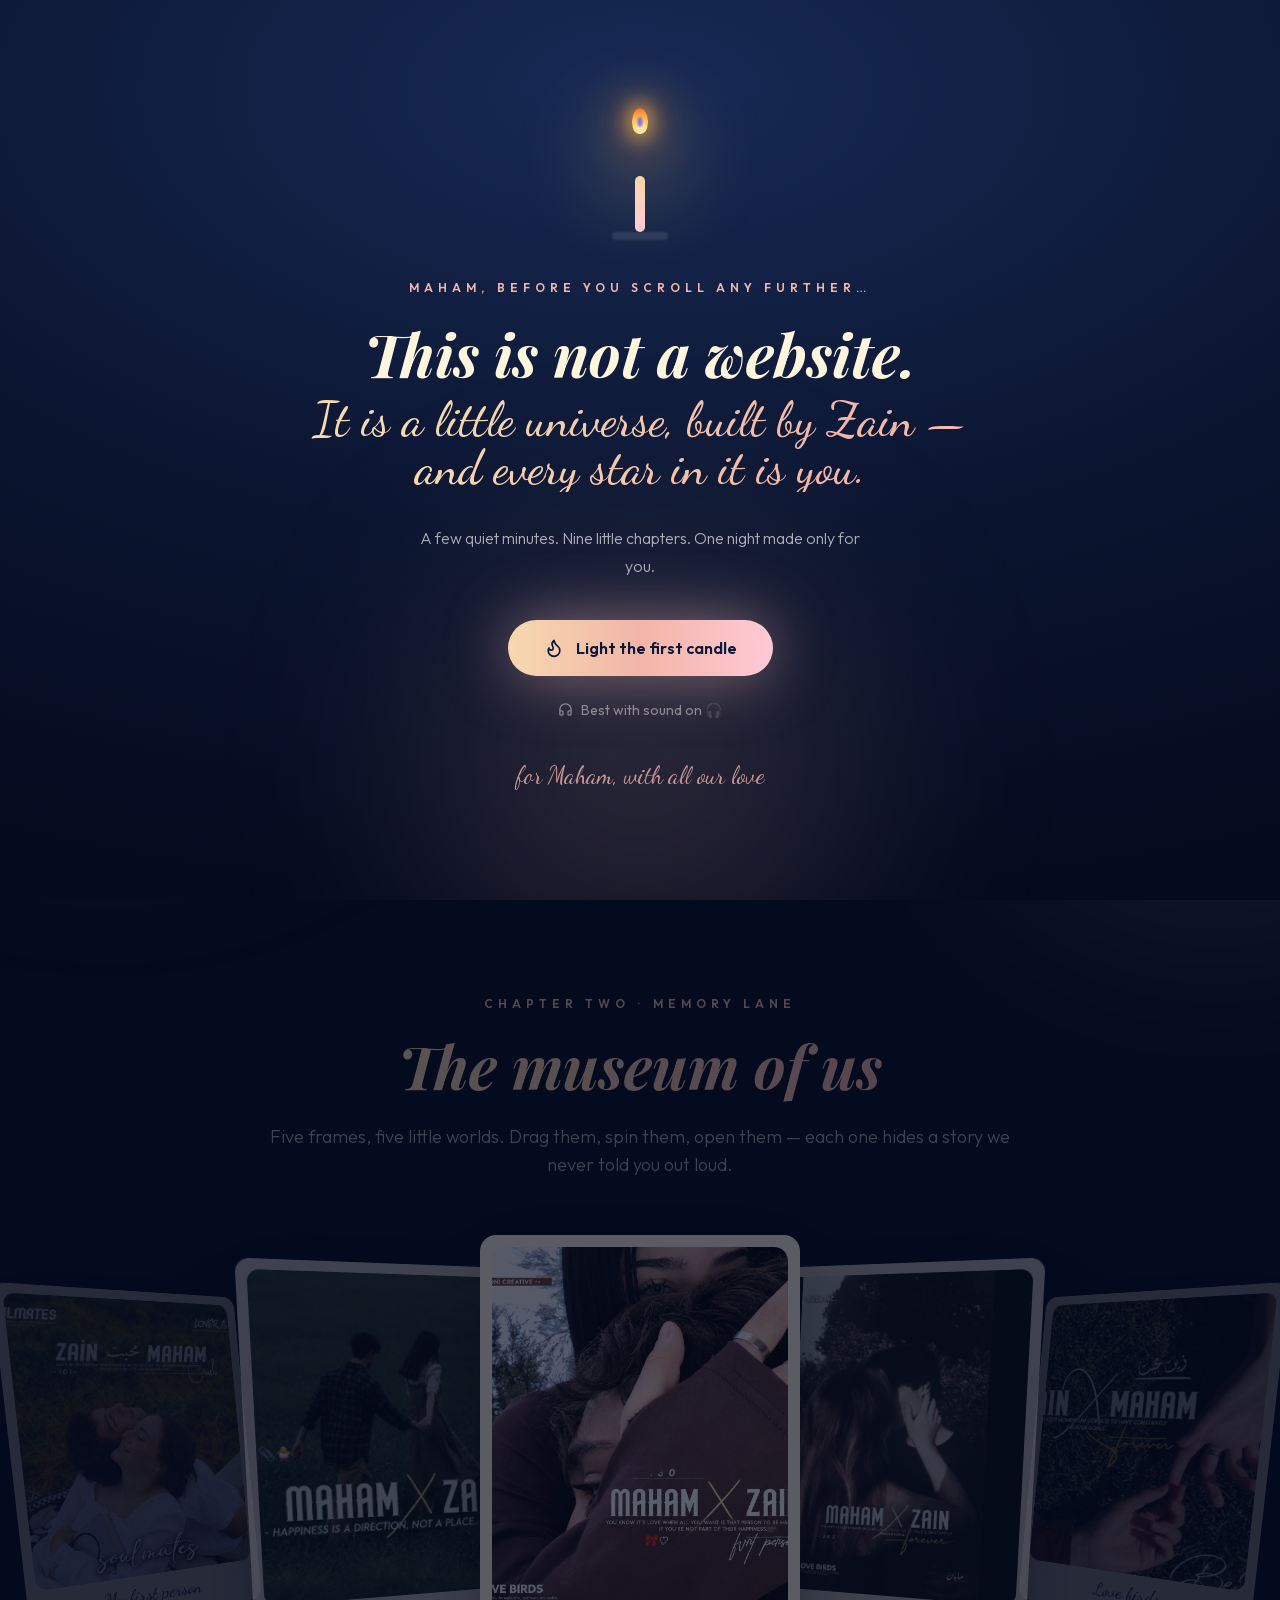
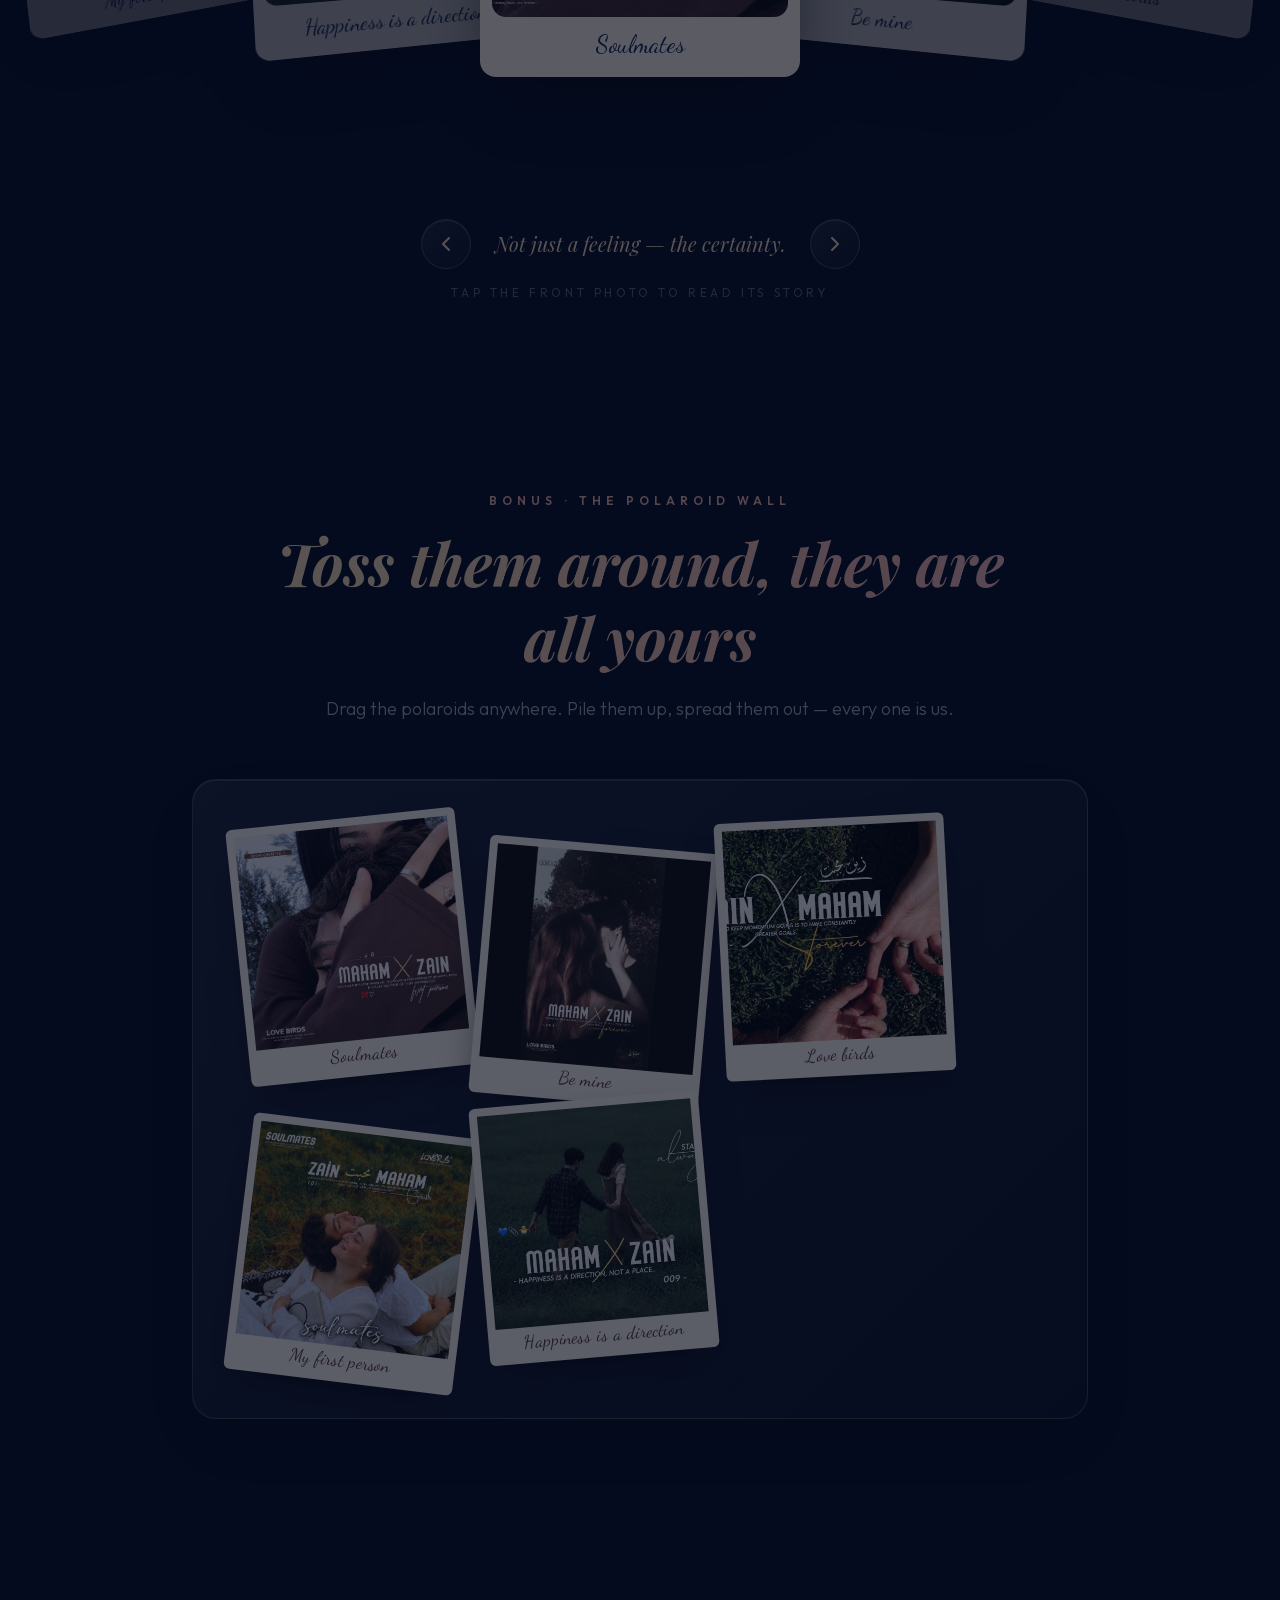
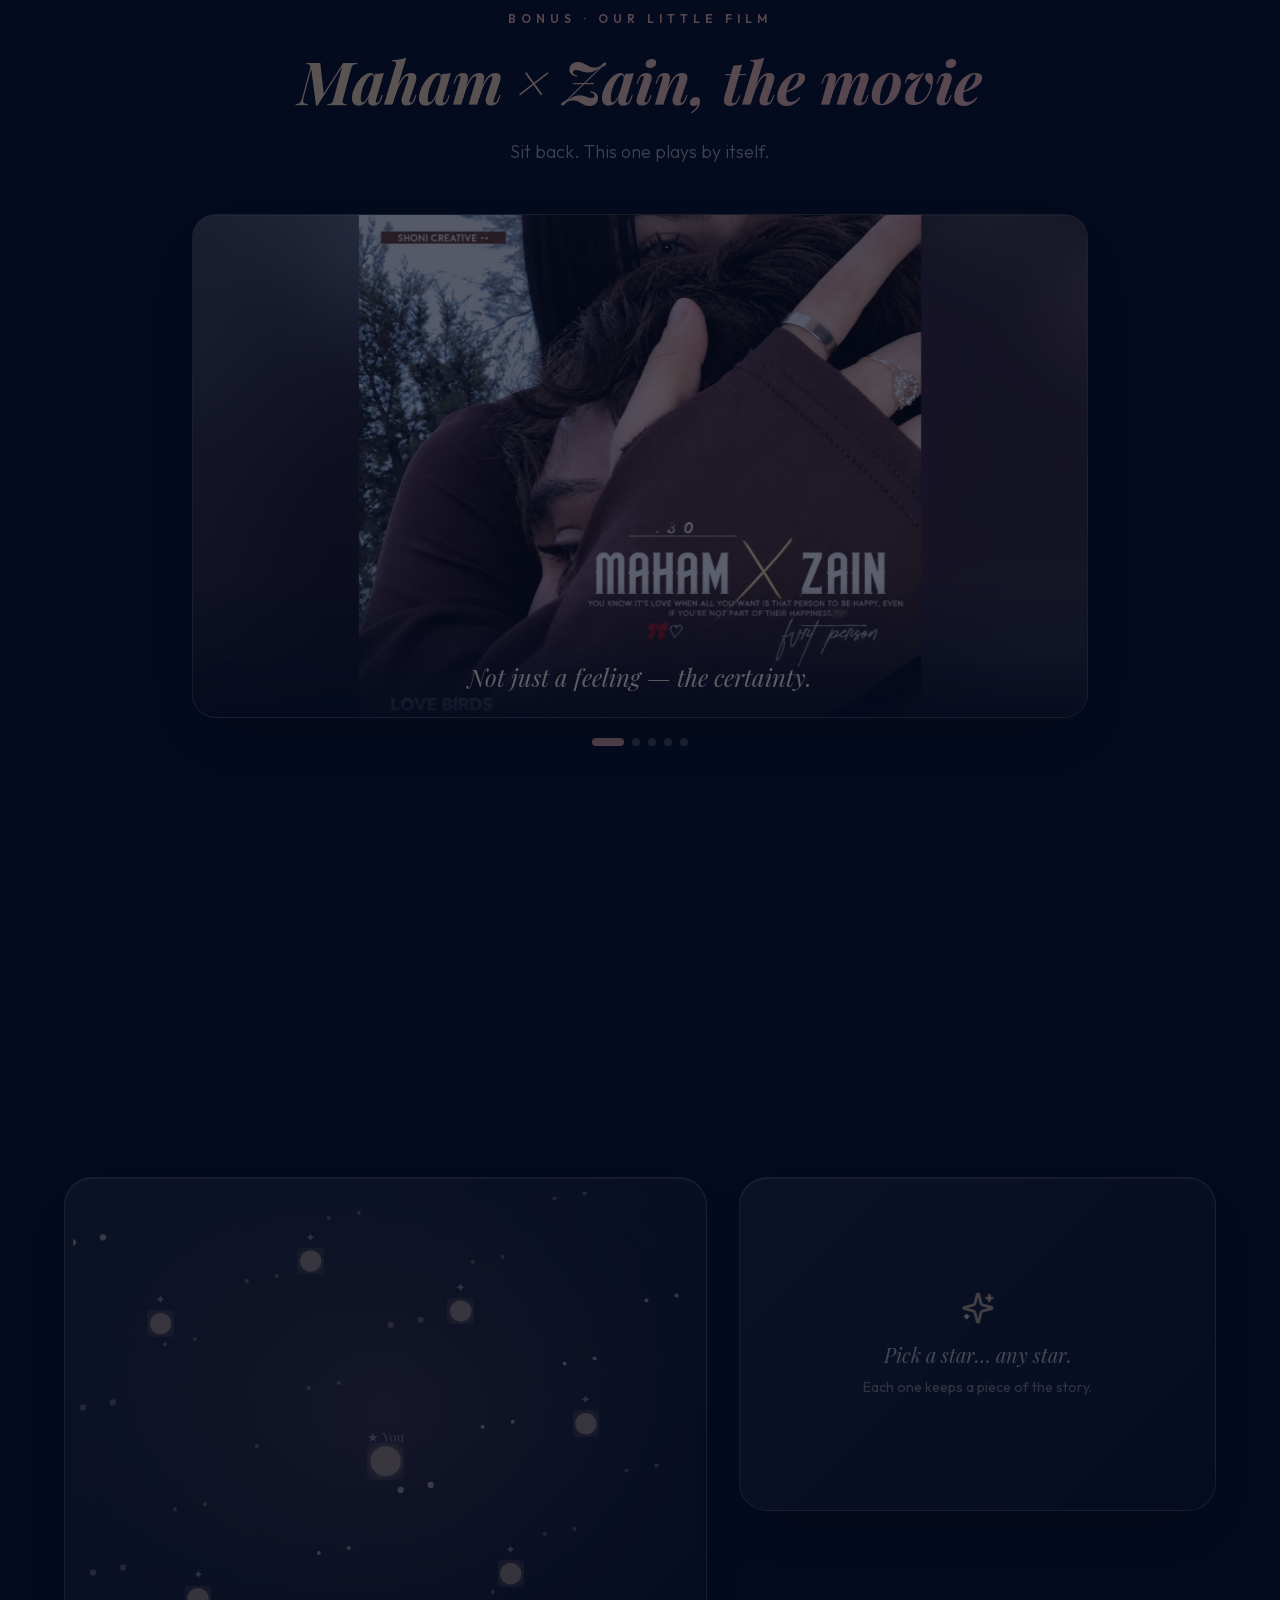
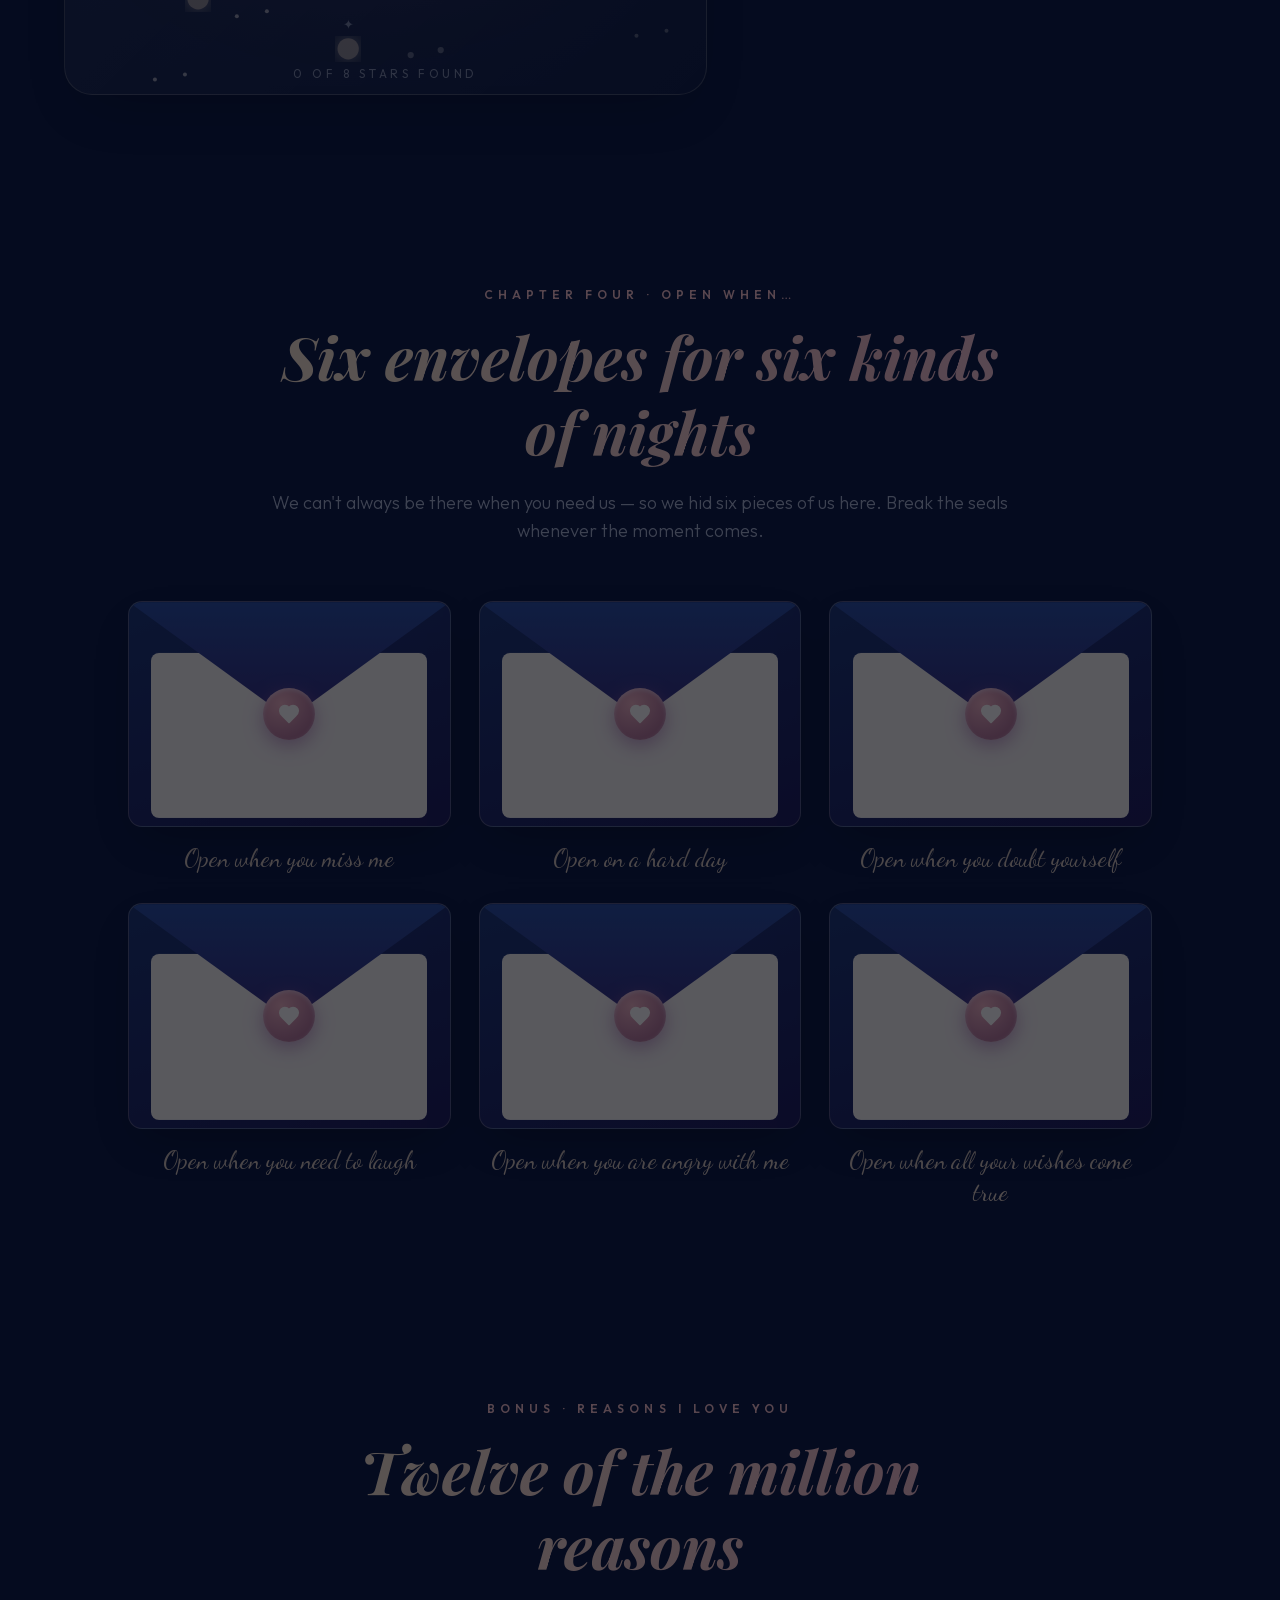
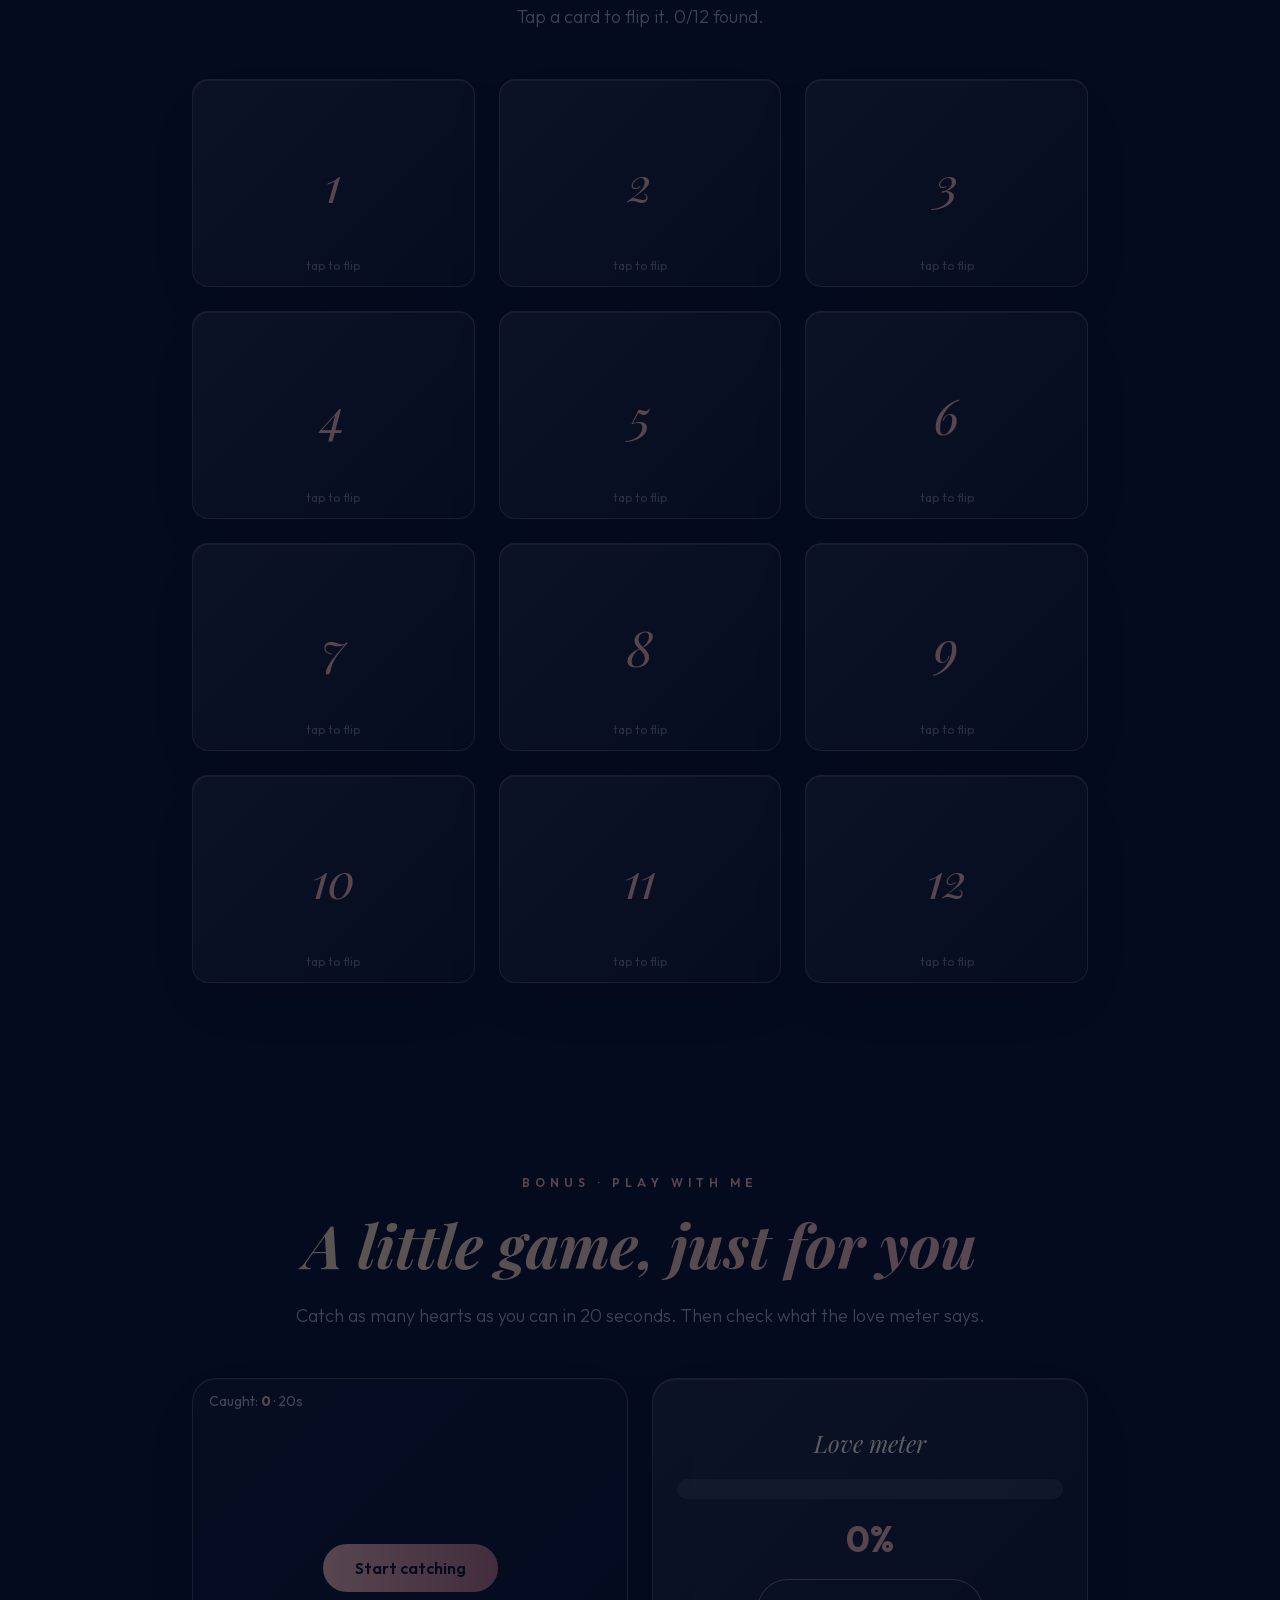
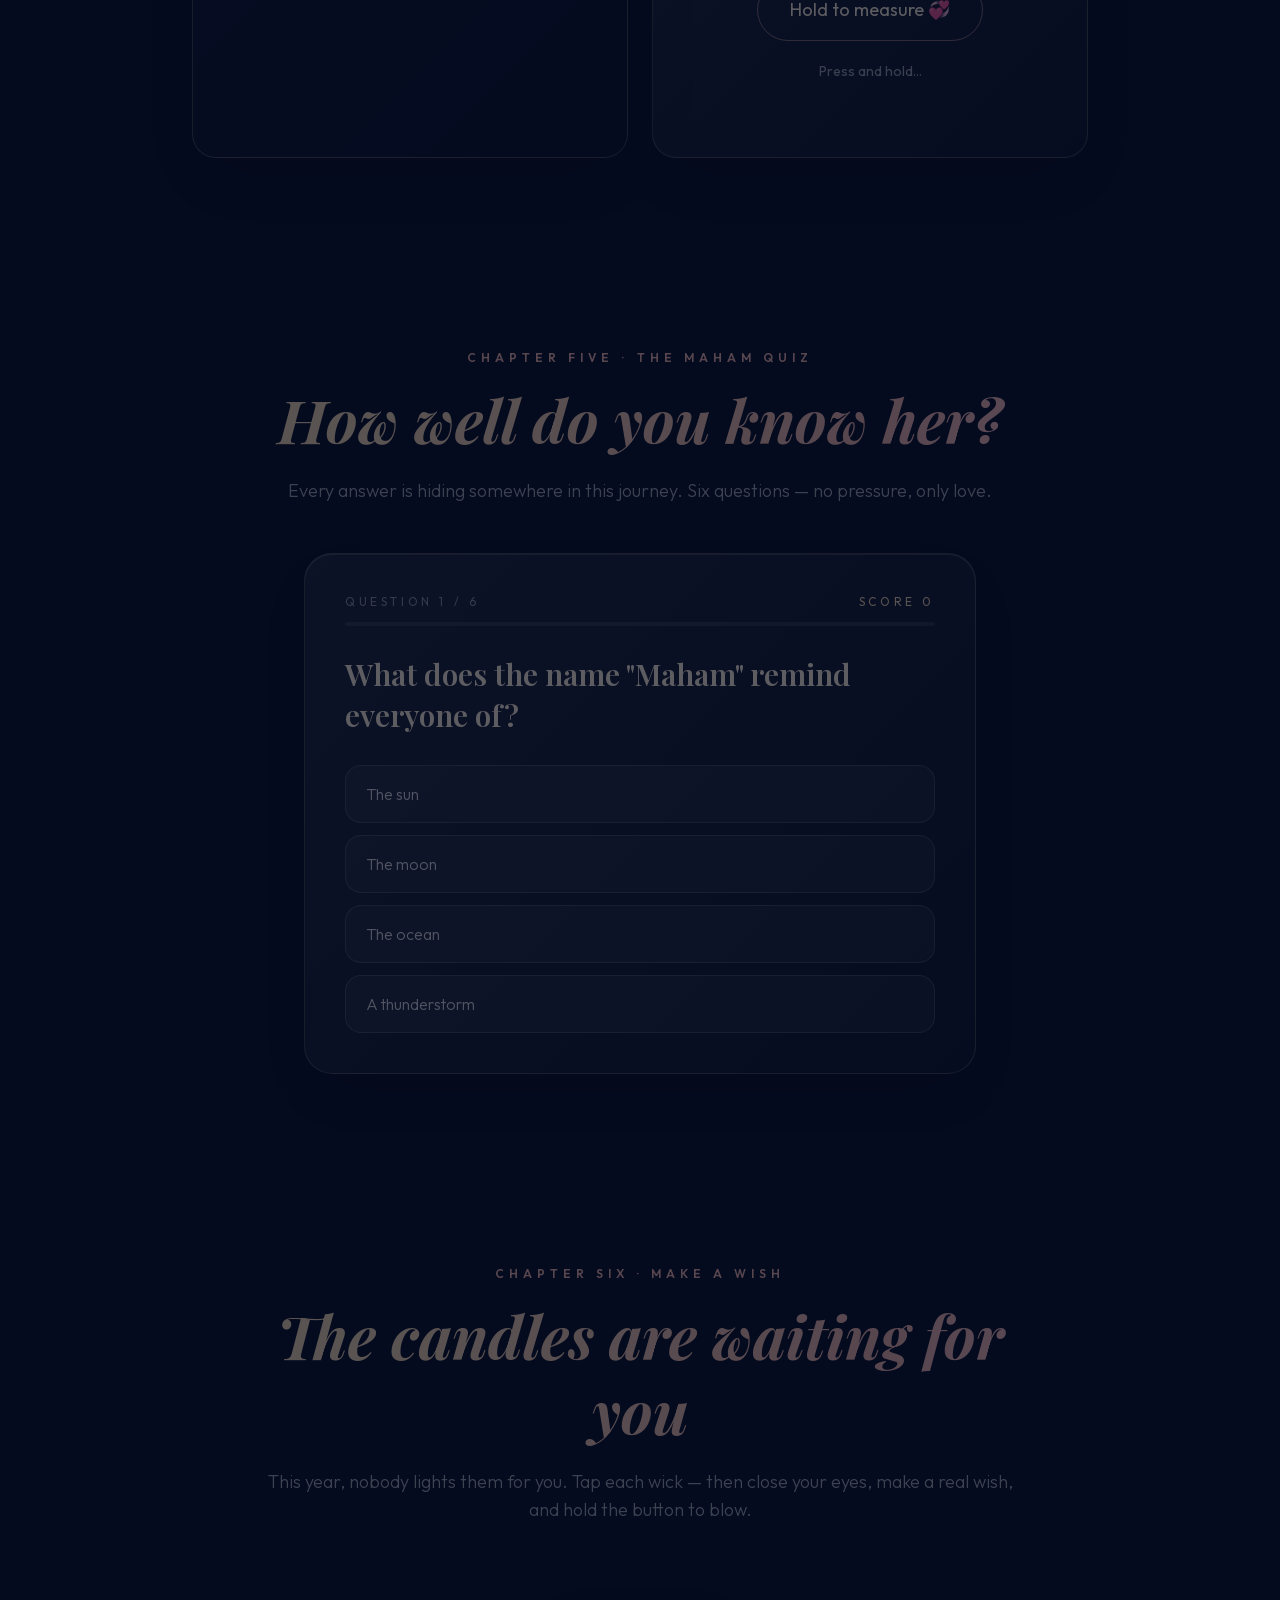
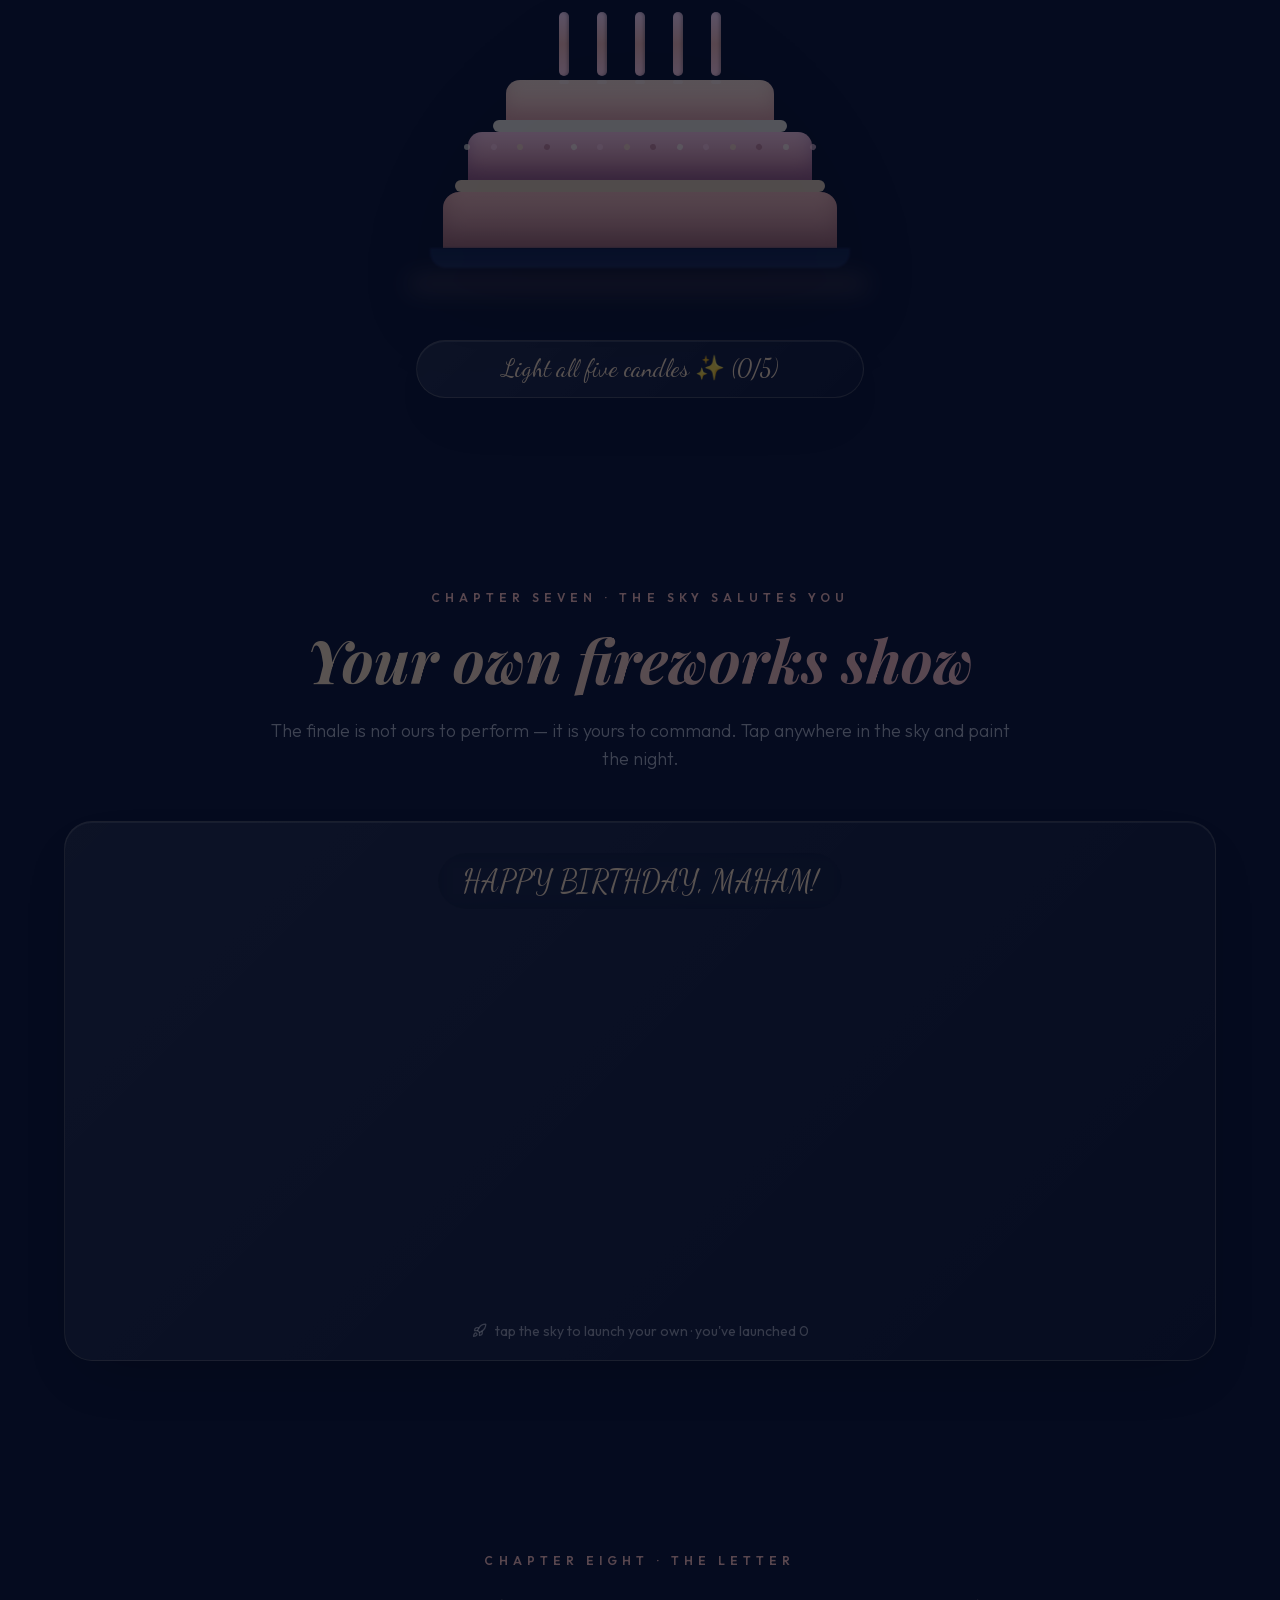
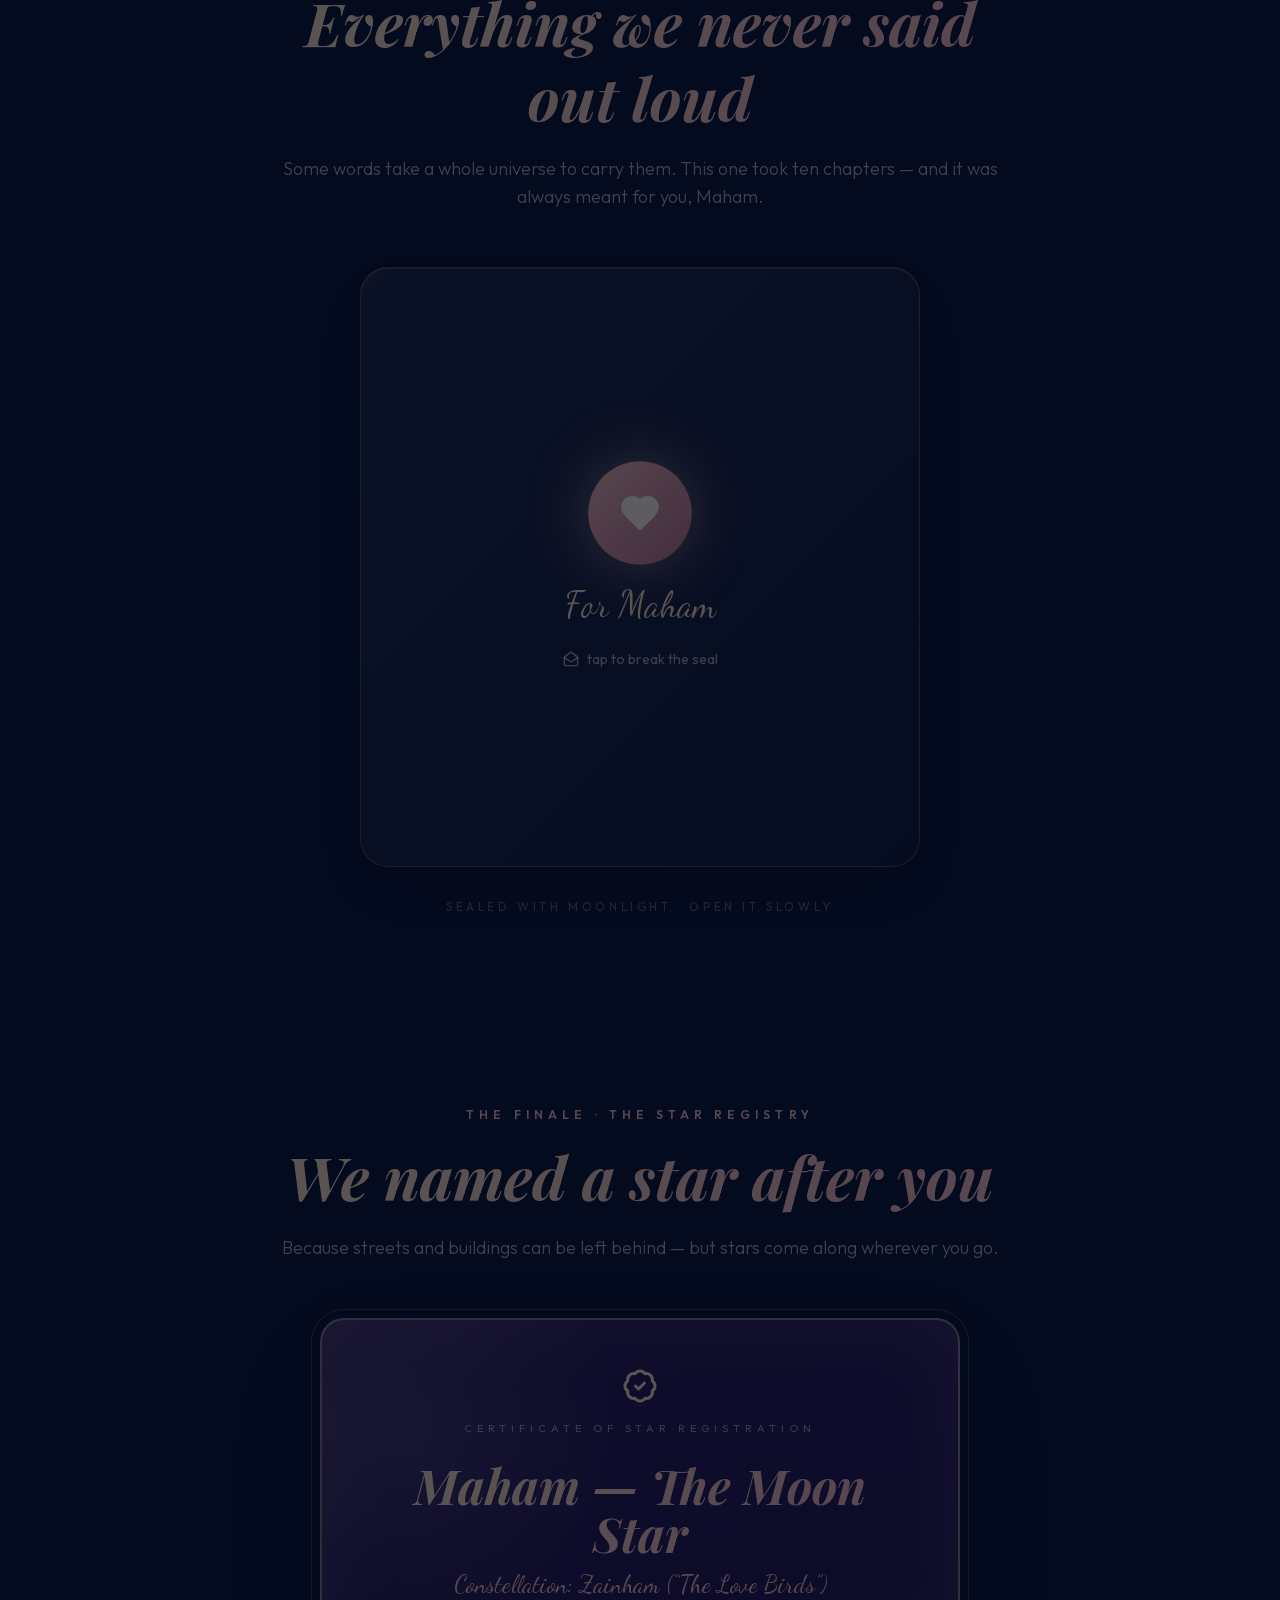
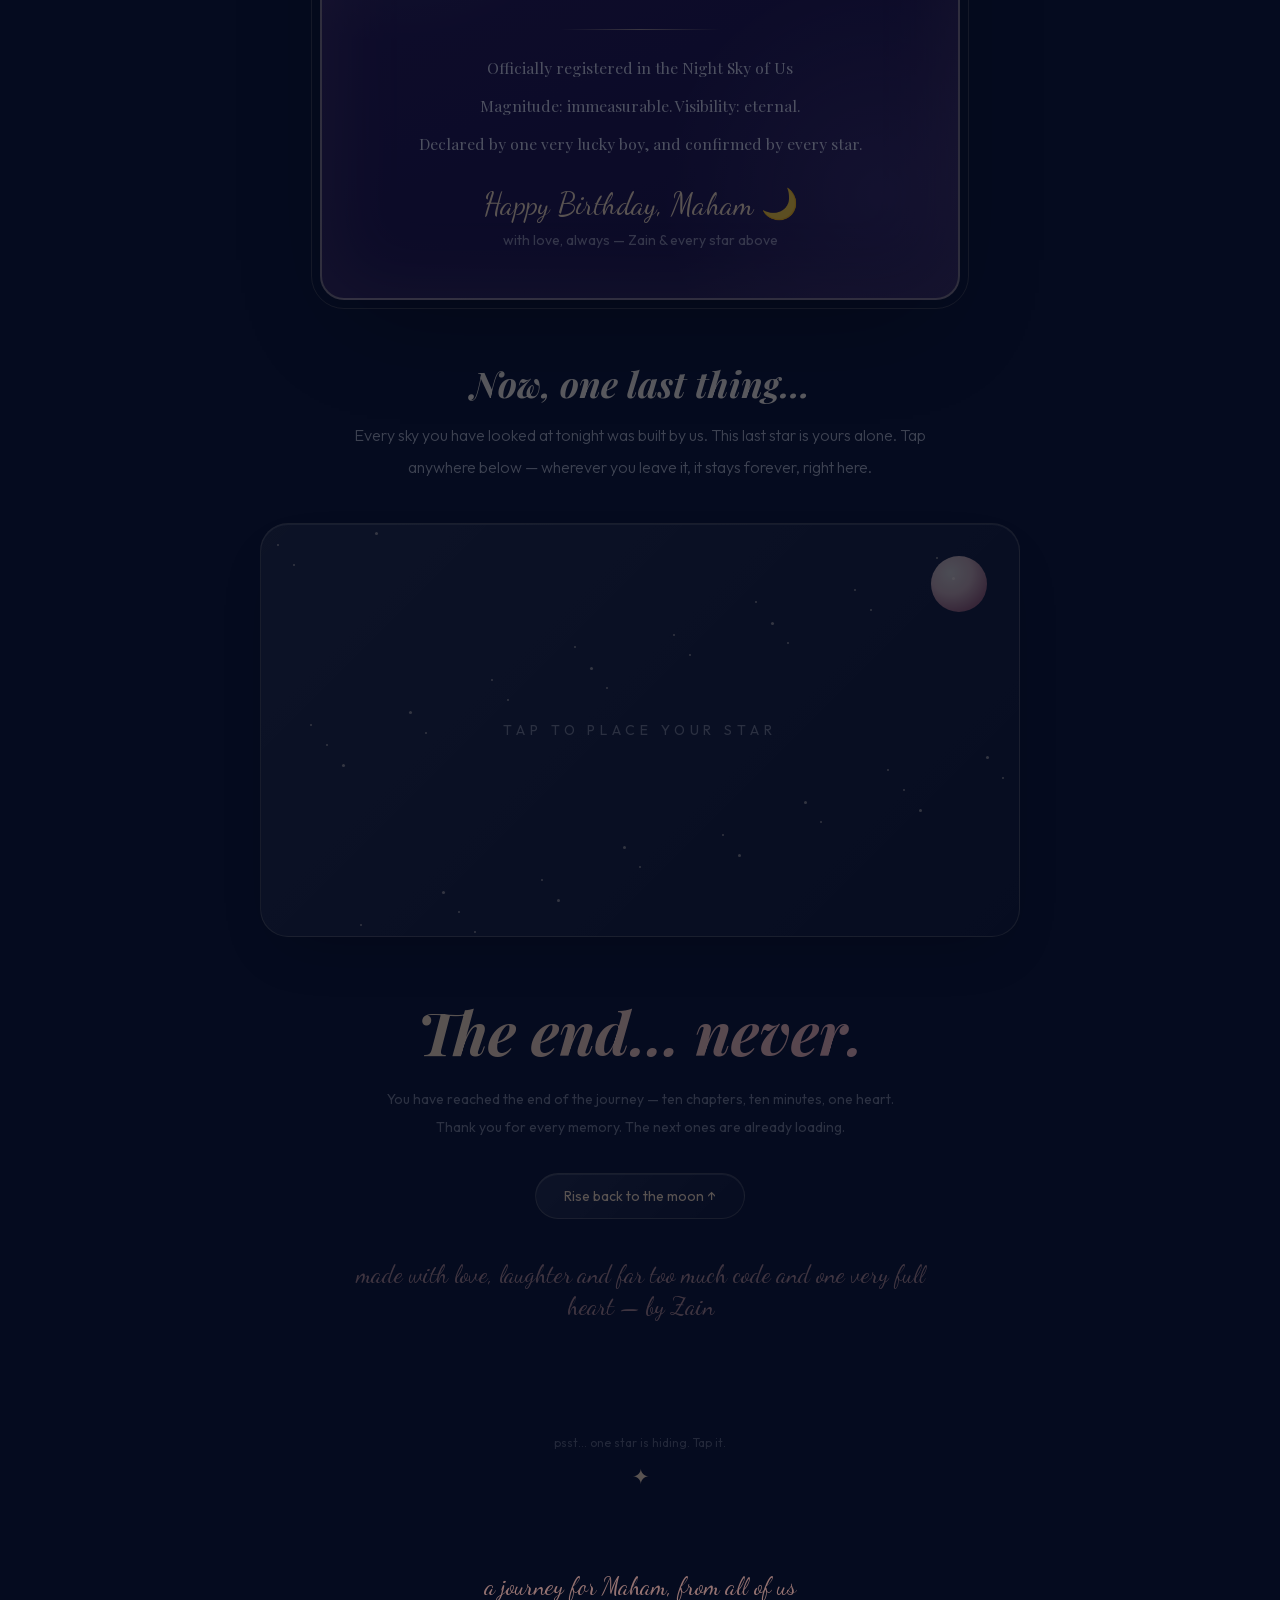
<file: index.html>
<!DOCTYPE html><html lang="en"><head><meta charSet="utf-8"/><meta name="viewport" content="width=device-width, initial-scale=1"/><link rel="preload" href="/_next/static/media/dancing-s.p.0mnr43et3sf34.woff2" as="font" crossorigin="" type="font/woff2"/><link rel="preload" href="/_next/static/media/outfit-s.p.1gsd1jahc5dg_.woff2" as="font" crossorigin="" type="font/woff2"/><link rel="preload" href="/_next/static/media/playfair-s.p.3u4lli0-axodc.woff2" as="font" crossorigin="" type="font/woff2"/><link rel="preload" href="/_next/static/media/playfair_italic-s.p.39pl-v7c3qrze.woff2" as="font" crossorigin="" type="font/woff2"/><link rel="preload" as="image" href="/memories/1.jpg"/><link rel="preload" as="image" href="/memories/2.jpg"/><link rel="preload" as="image" href="/memories/3.jpg"/><link rel="preload" as="image" href="/memories/4.jpg"/><link rel="preload" as="image" href="/memories/5.jpg"/><link rel="stylesheet" href="/_next/static/chunks/2yc9o-1ktt4wk.css" data-precedence="next"/><link rel="stylesheet" href="/_next/static/chunks/0wkw3eou3ps08.css" data-precedence="next"/><link rel="preload" as="script" fetchPriority="low" href="/_next/static/chunks/3cfn99dbrcvvp.js"/><script src="/_next/static/chunks/08xcn3jnivpa8.js" async=""></script><script src="/_next/static/chunks/3wbm-994r45kr.js" async=""></script><script src="/_next/static/chunks/turbopack-3-ry682tkyiqk.js" async=""></script><script src="/_next/static/chunks/0umf92h1sb77c.js" async=""></script><script src="/_next/static/chunks/3wdw29pbzzxxb.js" async=""></script><meta name="theme-color" content="#050b1f"/><title>Maham — A Night Written in Stars</title><meta name="description" content="A cinematic birthday journey under the moonlight, made with all my love by Zain, for Maham. Take your time — every star here is yours."/><meta property="og:title" content="Happy Birthday, Maham 🌙"/><meta property="og:description" content="A night written in stars — your journey awaits."/><meta property="og:type" content="website"/><meta name="twitter:card" content="summary"/><meta name="twitter:title" content="Happy Birthday, Maham 🌙"/><meta name="twitter:description" content="A night written in stars — your journey awaits."/><link rel="icon" href="data:image/svg+xml,&lt;svg xmlns=&#x27;http://www.w3.org/2000/svg&#x27; viewBox=&#x27;0 0 100 100&#x27;&gt;&lt;text y=&#x27;.9em&#x27; font-size=&#x27;90&#x27;&gt;🌙&lt;/text&gt;&lt;/svg&gt;"/><meta name="next-size-adjust" content=""/><script src="/_next/static/chunks/0cz1d0mv5g_q7.js" noModule=""></script></head><body class="Myb39W_variable zsEqzq_variable c1v6NW_variable antialiased"><div hidden=""><!--$--><!--/$--></div><div class="relative min-h-screen overflow-x-hidden"><audio src="/music.mp3" loop="" preload="auto"></audio><div aria-hidden="true" class="fixed inset-0 z-0 bg-[radial-gradient(120%_80%_at_20%_0%,#14264d_0%,#0b1530_45%,#050b1f_100%)]"><div class="absolute -left-40 top-1/4 h-[60vh] w-[60vh] rounded-full bg-[#b76e79]/10 blur-[120px]"></div><div class="absolute -right-40 bottom-0 h-[50vh] w-[50vh] rounded-full bg-[#ffc9d6]/10 blur-[120px]"></div></div><canvas class="pointer-events-none fixed inset-0 z-[1]" aria-hidden="true"></canvas><canvas class="pointer-events-none fixed inset-0 z-[2]" aria-hidden="true"></canvas><header id="moon" data-chapter="moon" class="relative flex min-h-[100svh] flex-col overflow-hidden"><div class="absolute right-[-18vw] top-[6vh] md:right-[6vw] md:top-[9vh]" aria-hidden="true"><div class="lunar"><div class="moon"></div><div class="orbit"></div></div></div><div class="relative z-10 flex min-h-[100svh] flex-col justify-end px-6 pb-10 pt-28 md:px-16"><p class="font-script text-4xl text-[#f2b5a7] md:text-6xl" style="opacity:0;transform:translateY(16px)">Chapter One · The Moon Rises</p><h1 aria-label="Maham" class="font-display text-[clamp(4.2rem,19vw,14rem)] font-bold italic leading-[.95]"><span aria-hidden="true" class="letter-char" style="color:#fff4dc;animation-delay:0s">M</span><span aria-hidden="true" class="letter-char" style="color:#f9dcc4;animation-delay:0.18s">a</span><span aria-hidden="true" class="letter-char" style="color:#f4c3b8;animation-delay:0.36s">h</span><span aria-hidden="true" class="letter-char" style="color:#f2b5a7;animation-delay:0.54s">a</span><span aria-hidden="true" class="letter-char" style="color:#e2aacb;animation-delay:0.72s">m</span></h1><p class="mt-3 max-w-lg text-lg font-light leading-8 text-white/75 md:text-xl" style="opacity:0">Your name means <!-- -->the moon<!-- -->. Tonight, the moon finally gets to be jealous.<span class="mt-1 block text-white/50">A little corner of the internet, made by <!-- -->Zain<!-- --> — for <!-- -->27<!-- --> October.</span></p><div class="mt-8 flex flex-col gap-6 md:flex-row md:items-center"><button class="group inline-flex items-center justify-center gap-3 rounded-full bg-gradient-to-r from-[#f6d9b0] via-[#f2b5a7] to-[#ffc9d6] px-8 py-4 text-base font-semibold text-[#0c1838] shadow-[0_0_48px_rgba(234,180,176,.45)]" tabindex="0" style="opacity:0;transform:translateY(14px)"><svg xmlns="http://www.w3.org/2000/svg" width="20" height="20" viewBox="0 0 24 24" fill="none" stroke="currentColor" stroke-width="2" stroke-linecap="round" stroke-linejoin="round" class="lucide lucide-gift" aria-hidden="true"><rect x="3" y="8" width="18" height="4" rx="1"></rect><path d="M12 8v13"></path><path d="M19 12v7a2 2 0 0 1-2 2H7a2 2 0 0 1-2-2v-7"></path><path d="M7.5 8a2.5 2.5 0 0 1 0-5A4.8 8 0 0 1 12 8a4.8 8 0 0 1 4.5-5 2.5 2.5 0 0 1 0 5"></path></svg>Unbox the journey</button><div class="glass flex items-center gap-5 self-start rounded-2xl px-5 py-3 md:self-auto" style="opacity:0;transform:translateY(14px)"><span class="font-display text-lg italic text-white/50">Counting the stars…</span></div></div><div class="scroll-hint mt-10 flex items-center justify-center gap-2 text-sm text-white/40 md:justify-start" aria-hidden="true"><svg xmlns="http://www.w3.org/2000/svg" width="18" height="18" viewBox="0 0 24 24" fill="none" stroke="currentColor" stroke-width="2" stroke-linecap="round" stroke-linejoin="round" class="lucide lucide-chevron-down" aria-hidden="true"><path d="m6 9 6 6 6-6"></path></svg> scroll gently — the night is long</div></div></header><main style="opacity:0"><section id="memories" data-chapter="memories" class="relative z-10 px-6 py-24 md:px-16"><div class="mx-auto max-w-3xl text-center"><p class="text-xs font-semibold uppercase tracking-[0.42em] text-[#f2b5a7]" style="opacity:0;transform:translateY(14px)">Chapter Two · Memory Lane</p><h2 class="mt-4 font-display text-4xl font-bold italic leading-tight text-shimmer md:text-6xl" style="opacity:0;transform:translateY(18px)">The museum of us</h2><p class="mt-5 text-base font-light leading-7 text-white/65 md:text-lg" style="opacity:0">Five frames, five little worlds. Drag them, spin them, open them — each one hides a story we never told you out loud.</p></div><div class="relative mx-auto mt-14 h-[min(560px,118vw)] max-w-6xl touch-pan-y" draggable="false" style="perspective:1400px;-webkit-touch-callout:none;-webkit-user-select:none;user-select:none;touch-action:pan-y"><figure class="polaroid absolute inset-x-0 mx-auto w-[min(70vw,320px)] cursor-pointer"><img src="/memories/1.jpg" alt="Soulmates" draggable="false" loading="lazy" style="object-position:50% 62%" class="aspect-[4/5] w-full rounded-xl object-cover"/><figcaption class="pt-3 text-center font-script text-2xl text-[#14264d]">Soulmates</figcaption></figure><figure class="polaroid absolute inset-x-0 mx-auto w-[min(70vw,320px)] cursor-pointer"><img src="/memories/2.jpg" alt="Be mine" draggable="false" loading="lazy" style="object-position:50% 50%" class="aspect-[4/5] w-full rounded-xl object-cover"/><figcaption class="pt-3 text-center font-script text-2xl text-[#14264d]">Be mine</figcaption></figure><figure class="polaroid absolute inset-x-0 mx-auto w-[min(70vw,320px)] cursor-pointer"><img src="/memories/3.jpg" alt="Love birds" draggable="false" loading="lazy" style="object-position:50% 40%" class="aspect-[4/5] w-full rounded-xl object-cover"/><figcaption class="pt-3 text-center font-script text-2xl text-[#14264d]">Love birds</figcaption></figure><figure class="polaroid absolute inset-x-0 mx-auto w-[min(70vw,320px)] cursor-pointer"><img src="/memories/4.jpg" alt="My first person" draggable="false" loading="lazy" style="object-position:50% 35%" class="aspect-[4/5] w-full rounded-xl object-cover"/><figcaption class="pt-3 text-center font-script text-2xl text-[#14264d]">My first person</figcaption></figure><figure class="polaroid absolute inset-x-0 mx-auto w-[min(70vw,320px)] cursor-pointer"><img src="/memories/5.jpg" alt="Happiness is a direction" draggable="false" loading="lazy" style="object-position:48% 55%" class="aspect-[4/5] w-full rounded-xl object-cover"/><figcaption class="pt-3 text-center font-script text-2xl text-[#14264d]">Happiness is a direction</figcaption></figure></div><div class="mt-6 flex items-center justify-center gap-6"><button aria-label="Previous memory" class="glass rounded-full p-3 text-[#f6d9b0]"><svg xmlns="http://www.w3.org/2000/svg" width="24" height="24" viewBox="0 0 24 24" fill="none" stroke="currentColor" stroke-width="2" stroke-linecap="round" stroke-linejoin="round" class="lucide lucide-chevron-left" aria-hidden="true"><path d="m15 18-6-6 6-6"></path></svg></button><p class="min-w-[14rem] text-center font-display text-lg italic text-[#f6d9b0] md:text-xl">Not just a feeling — the certainty.</p><button aria-label="Next memory" class="glass rounded-full p-3 text-[#f6d9b0]"><svg xmlns="http://www.w3.org/2000/svg" width="24" height="24" viewBox="0 0 24 24" fill="none" stroke="currentColor" stroke-width="2" stroke-linecap="round" stroke-linejoin="round" class="lucide lucide-chevron-right" aria-hidden="true"><path d="m9 18 6-6-6-6"></path></svg></button></div><p class="mt-4 text-center text-xs uppercase tracking-[0.3em] text-white/35">tap the front photo to read its story</p></section><section id="wall" data-chapter="wall" class="relative z-10 px-6 py-24"><div class="mx-auto max-w-3xl text-center"><p class="text-xs font-semibold uppercase tracking-[0.42em] text-[#f2b5a7]" style="opacity:0;transform:translateY(14px)">Bonus · The Polaroid Wall</p><h2 class="mt-4 font-display text-4xl font-bold italic leading-tight text-shimmer md:text-6xl" style="opacity:0;transform:translateY(18px)">Toss them around, they are all yours</h2><p class="mt-5 text-base font-light leading-7 text-white/65 md:text-lg" style="opacity:0">Drag the polaroids anywhere. Pile them up, spread them out — every one is us.</p></div><div class="relative mx-auto mt-14 h-[640px] w-full max-w-4xl overflow-hidden rounded-3xl glass"><div class="absolute w-[40%] max-w-[230px] cursor-grab touch-none rounded-sm bg-[#fff8ee] p-2 pb-9 shadow-[0_18px_40px_-12px_rgba(0,0,0,.7)] active:cursor-grabbing" draggable="false" style="left:5%;top:6%;z-index:0;transform:rotate(-6deg);-webkit-touch-callout:none;-webkit-user-select:none;user-select:none;touch-action:none"><img src="/memories/1.jpg" alt="Soulmates" draggable="false" style="object-position:50% 62%" class="aspect-square w-full object-cover"/><p class="absolute bottom-2 left-0 right-0 text-center font-script text-lg text-[#5a3a3a]">Soulmates</p></div><div class="absolute w-[40%] max-w-[230px] cursor-grab touch-none rounded-sm bg-[#fff8ee] p-2 pb-9 shadow-[0_18px_40px_-12px_rgba(0,0,0,.7)] active:cursor-grabbing" draggable="false" style="left:32%;top:10%;z-index:1;transform:rotate(5deg);-webkit-touch-callout:none;-webkit-user-select:none;user-select:none;touch-action:none"><img src="/memories/2.jpg" alt="Be mine" draggable="false" style="object-position:50% 50%" class="aspect-square w-full object-cover"/><p class="absolute bottom-2 left-0 right-0 text-center font-script text-lg text-[#5a3a3a]">Be mine</p></div><div class="absolute w-[40%] max-w-[230px] cursor-grab touch-none rounded-sm bg-[#fff8ee] p-2 pb-9 shadow-[0_18px_40px_-12px_rgba(0,0,0,.7)] active:cursor-grabbing" draggable="false" style="left:59%;top:6%;z-index:2;transform:rotate(-3deg);-webkit-touch-callout:none;-webkit-user-select:none;user-select:none;touch-action:none"><img src="/memories/3.jpg" alt="Love birds" draggable="false" style="object-position:50% 40%" class="aspect-square w-full object-cover"/><p class="absolute bottom-2 left-0 right-0 text-center font-script text-lg text-[#5a3a3a]">Love birds</p></div><div class="absolute w-[40%] max-w-[230px] cursor-grab touch-none rounded-sm bg-[#fff8ee] p-2 pb-9 shadow-[0_18px_40px_-12px_rgba(0,0,0,.7)] active:cursor-grabbing" draggable="false" style="left:5%;top:54%;z-index:3;transform:rotate(7deg);-webkit-touch-callout:none;-webkit-user-select:none;user-select:none;touch-action:none"><img src="/memories/4.jpg" alt="My first person" draggable="false" style="object-position:50% 35%" class="aspect-square w-full object-cover"/><p class="absolute bottom-2 left-0 right-0 text-center font-script text-lg text-[#5a3a3a]">My first person</p></div><div class="absolute w-[40%] max-w-[230px] cursor-grab touch-none rounded-sm bg-[#fff8ee] p-2 pb-9 shadow-[0_18px_40px_-12px_rgba(0,0,0,.7)] active:cursor-grabbing" draggable="false" style="left:32%;top:50%;z-index:4;transform:rotate(-5deg);-webkit-touch-callout:none;-webkit-user-select:none;user-select:none;touch-action:none"><img src="/memories/5.jpg" alt="Happiness is a direction" draggable="false" style="object-position:48% 55%" class="aspect-square w-full object-cover"/><p class="absolute bottom-2 left-0 right-0 text-center font-script text-lg text-[#5a3a3a]">Happiness is a direction</p></div><span class="sr-only">0</span></div></section><section id="film" data-chapter="film" class="relative z-10 px-6 py-24"><div class="mx-auto max-w-3xl text-center"><p class="text-xs font-semibold uppercase tracking-[0.42em] text-[#f2b5a7]" style="opacity:0;transform:translateY(14px)">Bonus · Our Little Film</p><h2 class="mt-4 font-display text-4xl font-bold italic leading-tight text-shimmer md:text-6xl" style="opacity:0;transform:translateY(18px)">Maham × Zain, the movie</h2><p class="mt-5 text-base font-light leading-7 text-white/65 md:text-lg" style="opacity:0">Sit back. This one plays by itself.</p></div><div class="relative mx-auto mt-12 aspect-[4/5] w-full max-w-md overflow-hidden rounded-3xl glass sm:aspect-video sm:max-w-4xl"><div class="absolute inset-0" style="opacity:0"><img src="/memories/1.jpg" alt="" aria-hidden="true" class="absolute inset-0 h-full w-full scale-125 object-cover opacity-50 blur-2xl"/><img src="/memories/1.jpg" alt="Soulmates" class="relative h-full w-full object-contain" style="transform:none"/></div><div class="absolute inset-x-0 bottom-0 bg-gradient-to-t from-[#050b1f]/90 to-transparent p-6 pt-20 text-center"><p class="font-display text-2xl italic text-[#fff4dc]">Not just a feeling — the certainty.</p></div></div><div class="mt-5 flex justify-center gap-2"><button aria-label="Photo 1" class="h-2 rounded-full transition-all w-8 bg-[#f2b5a7]"></button><button aria-label="Photo 2" class="h-2 rounded-full transition-all w-2 bg-white/30"></button><button aria-label="Photo 3" class="h-2 rounded-full transition-all w-2 bg-white/30"></button><button aria-label="Photo 4" class="h-2 rounded-full transition-all w-2 bg-white/30"></button><button aria-label="Photo 5" class="h-2 rounded-full transition-all w-2 bg-white/30"></button></div></section><section id="constellation" data-chapter="constellation" class="relative z-10 px-6 py-24 md:px-16"><div class="mx-auto max-w-3xl text-center"><p class="text-xs font-semibold uppercase tracking-[0.42em] text-[#f2b5a7]" style="opacity:0;transform:translateY(14px)">Chapter Three · The Constellation of Us</p><h2 class="mt-4 font-display text-4xl font-bold italic leading-tight text-shimmer md:text-6xl" style="opacity:0;transform:translateY(18px)">We drew you in the stars</h2><p class="mt-5 text-base font-light leading-7 text-white/65 md:text-lg" style="opacity:0">Eight glowing stars hide eight things we never say often enough. Tap each one — watch the constellation connect as you go.</p></div><div class="mx-auto mt-14 grid max-w-6xl items-start gap-8 lg:grid-cols-[1.35fr_1fr]"><div class="glass relative overflow-hidden rounded-[28px] p-2" style="opacity:0;transform:scale(0.96)"><svg viewBox="0 0 100 80" class="block w-full" role="img" aria-label="An interactive constellation of memories"><defs><radialGradient id="neb" cx="50%" cy="45%" r="65%"><stop offset="0%" stop-color="#b76e79" stop-opacity="0.22"></stop><stop offset="100%" stop-color="#0b1530" stop-opacity="0"></stop></radialGradient><filter id="glow"><feGaussianBlur stdDeviation="1.4" result="b"></feGaussianBlur><feMerge><feMergeNode in="b"></feMergeNode><feMergeNode in="SourceGraphic"></feMergeNode></feMerge></filter></defs><rect width="100" height="80" fill="url(#neb)"></rect><circle cx="0" cy="9" r="0.5" fill="#fff4dc" opacity="0.55" class="twinkle" style="animation-delay:0s"></circle><circle cx="37.7" cy="32.3" r="0.32" fill="#fff4dc" opacity="0.3" class="twinkle" style="animation-delay:0.4s"></circle><circle cx="75.4" cy="55.6" r="0.32" fill="#fff4dc" opacity="0.3" class="twinkle" style="animation-delay:0.8s"></circle><circle cx="13.100000000000009" cy="78.9" r="0.32" fill="#fff4dc" opacity="0.55" class="twinkle" style="animation-delay:1.2000000000000002s"></circle><circle cx="50.80000000000001" cy="22.200000000000003" r="0.5" fill="#fff4dc" opacity="0.3" class="twinkle" style="animation-delay:1.6s"></circle><circle cx="88.5" cy="45.5" r="0.32" fill="#fff4dc" opacity="0.3" class="twinkle" style="animation-delay:2s"></circle><circle cx="26.200000000000017" cy="68.80000000000001" r="0.32" fill="#fff4dc" opacity="0.55" class="twinkle" style="animation-delay:2.4000000000000004s"></circle><circle cx="63.900000000000034" cy="12.099999999999994" r="0.32" fill="#fff4dc" opacity="0.3" class="twinkle" style="animation-delay:0s"></circle><circle cx="1.6000000000000227" cy="35.400000000000006" r="0.5" fill="#fff4dc" opacity="0.3" class="twinkle" style="animation-delay:0.4s"></circle><circle cx="39.30000000000001" cy="58.70000000000002" r="0.32" fill="#fff4dc" opacity="0.55" class="twinkle" style="animation-delay:0.8s"></circle><circle cx="77" cy="2" r="0.32" fill="#fff4dc" opacity="0.3" class="twinkle" style="animation-delay:1.2000000000000002s"></circle><circle cx="14.700000000000045" cy="25.30000000000001" r="0.32" fill="#fff4dc" opacity="0.3" class="twinkle" style="animation-delay:1.6s"></circle><circle cx="52.400000000000034" cy="48.60000000000002" r="0.5" fill="#fff4dc" opacity="0.55" class="twinkle" style="animation-delay:2s"></circle><circle cx="90.10000000000002" cy="71.90000000000003" r="0.32" fill="#fff4dc" opacity="0.3" class="twinkle" style="animation-delay:2.4000000000000004s"></circle><circle cx="27.800000000000068" cy="15.199999999999989" r="0.32" fill="#fff4dc" opacity="0.3" class="twinkle" style="animation-delay:0s"></circle><circle cx="65.5" cy="38.5" r="0.32" fill="#fff4dc" opacity="0.55" class="twinkle" style="animation-delay:0.4s"></circle><circle cx="3.2000000000000455" cy="61.80000000000001" r="0.5" fill="#fff4dc" opacity="0.3" class="twinkle" style="animation-delay:0.8s"></circle><circle cx="40.90000000000009" cy="5.100000000000023" r="0.32" fill="#fff4dc" opacity="0.3" class="twinkle" style="animation-delay:1.2000000000000002s"></circle><circle cx="78.60000000000002" cy="28.400000000000034" r="0.32" fill="#fff4dc" opacity="0.55" class="twinkle" style="animation-delay:1.6s"></circle><circle cx="16.300000000000068" cy="51.69999999999999" r="0.32" fill="#fff4dc" opacity="0.3" class="twinkle" style="animation-delay:2s"></circle><circle cx="54" cy="75" r="0.5" fill="#fff4dc" opacity="0.3" class="twinkle" style="animation-delay:2.4000000000000004s"></circle><circle cx="91.70000000000005" cy="18.30000000000001" r="0.32" fill="#fff4dc" opacity="0.55" class="twinkle" style="animation-delay:0s"></circle><circle cx="29.40000000000009" cy="41.60000000000002" r="0.32" fill="#fff4dc" opacity="0.3" class="twinkle" style="animation-delay:0.4s"></circle><circle cx="67.10000000000002" cy="64.89999999999998" r="0.32" fill="#fff4dc" opacity="0.3" class="twinkle" style="animation-delay:0.8s"></circle><circle cx="4.800000000000068" cy="8.200000000000045" r="0.5" fill="#fff4dc" opacity="0.55" class="twinkle" style="animation-delay:1.2000000000000002s"></circle><circle cx="42.500000000000114" cy="31.5" r="0.32" fill="#fff4dc" opacity="0.3" class="twinkle" style="animation-delay:1.6s"></circle><circle cx="80.20000000000005" cy="54.80000000000007" r="0.32" fill="#fff4dc" opacity="0.3" class="twinkle" style="animation-delay:2s"></circle><circle cx="17.90000000000009" cy="78.10000000000002" r="0.32" fill="#fff4dc" opacity="0.55" class="twinkle" style="animation-delay:2.4000000000000004s"></circle><circle cx="55.600000000000136" cy="21.399999999999977" r="0.5" fill="#fff4dc" opacity="0.3" class="twinkle" style="animation-delay:0s"></circle><circle cx="93.30000000000018" cy="44.700000000000045" r="0.32" fill="#fff4dc" opacity="0.3" class="twinkle" style="animation-delay:0.4s"></circle><circle cx="31" cy="68" r="0.32" fill="#fff4dc" opacity="0.55" class="twinkle" style="animation-delay:0.8s"></circle><circle cx="68.70000000000005" cy="11.300000000000068" r="0.32" fill="#fff4dc" opacity="0.3" class="twinkle" style="animation-delay:1.2000000000000002s"></circle><circle cx="6.400000000000091" cy="34.60000000000002" r="0.5" fill="#fff4dc" opacity="0.3" class="twinkle" style="animation-delay:1.6s"></circle><circle cx="44.100000000000136" cy="57.89999999999998" r="0.32" fill="#fff4dc" opacity="0.55" class="twinkle" style="animation-delay:2s"></circle><circle cx="81.80000000000018" cy="1.2000000000000455" r="0.32" fill="#fff4dc" opacity="0.3" class="twinkle" style="animation-delay:2.4000000000000004s"></circle><circle cx="19.5" cy="24.5" r="0.32" fill="#fff4dc" opacity="0.3" class="twinkle" style="animation-delay:0s"></circle><circle cx="57.200000000000045" cy="47.80000000000007" r="0.5" fill="#fff4dc" opacity="0.55" class="twinkle" style="animation-delay:0.4s"></circle><circle cx="94.90000000000009" cy="71.10000000000002" r="0.32" fill="#fff4dc" opacity="0.3" class="twinkle" style="animation-delay:0.8s"></circle><circle cx="32.600000000000136" cy="14.399999999999977" r="0.32" fill="#fff4dc" opacity="0.3" class="twinkle" style="animation-delay:1.2000000000000002s"></circle><circle cx="70.30000000000018" cy="37.700000000000045" r="0.32" fill="#fff4dc" opacity="0.55" class="twinkle" style="animation-delay:1.6s"></circle><circle cx="8" cy="61" r="0.5" fill="#fff4dc" opacity="0.3" class="twinkle" style="animation-delay:2s"></circle><circle cx="45.700000000000045" cy="4.300000000000068" r="0.32" fill="#fff4dc" opacity="0.3" class="twinkle" style="animation-delay:2.4000000000000004s"></circle><circle cx="83.40000000000009" cy="27.600000000000023" r="0.32" fill="#fff4dc" opacity="0.55" class="twinkle" style="animation-delay:0s"></circle><circle cx="21.100000000000136" cy="50.89999999999998" r="0.32" fill="#fff4dc" opacity="0.3" class="twinkle" style="animation-delay:0.4s"></circle><circle cx="58.80000000000018" cy="74.20000000000005" r="0.5" fill="#fff4dc" opacity="0.3" class="twinkle" style="animation-delay:0.8s"></circle><circle cx="96.50000000000023" cy="17.5" r="0.32" fill="#fff4dc" opacity="0.55" class="twinkle" style="animation-delay:1.2000000000000002s"></circle><g class="star-node" role="button" aria-label="Star: The First Hello" tabindex="0"><circle cx="14" cy="22" r="4.6" fill="transparent"></circle><circle class="core" cx="14" cy="22" r="1.7" fill="#f6d9b0" opacity="0.55" filter="url(#glow)"></circle><text x="14" y="18.9" text-anchor="middle" font-size="2.1" fill="#ffffff" opacity="0.4" class="font-display">✦</text></g><g class="star-node" role="button" aria-label="Star: The Smile" tabindex="0"><circle cx="38" cy="12" r="4.6" fill="transparent"></circle><circle class="core" cx="38" cy="12" r="1.7" fill="#f6d9b0" opacity="0.55" filter="url(#glow)"></circle><text x="38" y="8.9" text-anchor="middle" font-size="2.1" fill="#ffffff" opacity="0.4" class="font-display">✦</text></g><g class="star-node" role="button" aria-label="Star: The Secret Keeper" tabindex="0"><circle cx="62" cy="20" r="4.6" fill="transparent"></circle><circle class="core" cx="62" cy="20" r="1.7" fill="#f6d9b0" opacity="0.55" filter="url(#glow)"></circle><text x="62" y="16.9" text-anchor="middle" font-size="2.1" fill="#ffffff" opacity="0.4" class="font-display">✦</text></g><g class="star-node" role="button" aria-label="Star: The Inside Jokes" tabindex="0"><circle cx="82" cy="38" r="4.6" fill="transparent"></circle><circle class="core" cx="82" cy="38" r="1.7" fill="#f6d9b0" opacity="0.55" filter="url(#glow)"></circle><text x="82" y="34.9" text-anchor="middle" font-size="2.1" fill="#ffffff" opacity="0.4" class="font-display">✦</text></g><g class="star-node" role="button" aria-label="Star: The Ordinary Days" tabindex="0"><circle cx="70" cy="62" r="4.6" fill="transparent"></circle><circle class="core" cx="70" cy="62" r="1.7" fill="#f6d9b0" opacity="0.55" filter="url(#glow)"></circle><text x="70" y="58.9" text-anchor="middle" font-size="2.1" fill="#ffffff" opacity="0.4" class="font-display">✦</text></g><g class="star-node" role="button" aria-label="Star: The Hard Nights" tabindex="0"><circle cx="44" cy="74" r="4.6" fill="transparent"></circle><circle class="core" cx="44" cy="74" r="1.7" fill="#f6d9b0" opacity="0.55" filter="url(#glow)"></circle><text x="44" y="70.9" text-anchor="middle" font-size="2.1" fill="#ffffff" opacity="0.4" class="font-display">✦</text></g><g class="star-node" role="button" aria-label="Star: The Promise" tabindex="0"><circle cx="20" cy="66" r="4.6" fill="transparent"></circle><circle class="core" cx="20" cy="66" r="1.7" fill="#f6d9b0" opacity="0.55" filter="url(#glow)"></circle><text x="20" y="62.9" text-anchor="middle" font-size="2.1" fill="#ffffff" opacity="0.4" class="font-display">✦</text></g><g class="star-node" role="button" aria-label="Star: ★ The You Star" tabindex="0"><circle cx="50" cy="44" r="4.6" fill="transparent"></circle><circle class="core" cx="50" cy="44" r="2.4" fill="#f6d9b0" opacity="0.55" filter="url(#glow)"></circle><text x="50" y="40.9" text-anchor="middle" font-size="2.1" fill="#ffffff" opacity="0.4" class="font-display">★ You</text></g></svg><div class="absolute bottom-3 left-0 right-0 text-center text-xs uppercase tracking-[0.3em] text-white/45">0 of 8 stars found</div></div><div class="glass relative min-h-[300px] rounded-[28px] p-7 md:p-9"><div class="flex h-full min-h-[260px] flex-col items-center justify-center text-center" style="opacity:0"><svg xmlns="http://www.w3.org/2000/svg" width="34" height="34" viewBox="0 0 24 24" fill="none" stroke="currentColor" stroke-width="2" stroke-linecap="round" stroke-linejoin="round" class="lucide lucide-sparkles mb-4 text-[#f6d9b0]/70" aria-hidden="true"><path d="M9.937 15.5A2 2 0 0 0 8.5 14.063l-6.135-1.582a.5.5 0 0 1 0-.962L8.5 9.936A2 2 0 0 0 9.937 8.5l1.582-6.135a.5.5 0 0 1 .963 0L14.063 8.5A2 2 0 0 0 15.5 9.937l6.135 1.581a.5.5 0 0 1 0 .964L15.5 14.063a2 2 0 0 0-1.437 1.437l-1.582 6.135a.5.5 0 0 1-.963 0z"></path><path d="M20 3v4"></path><path d="M22 5h-4"></path><path d="M4 17v2"></path><path d="M5 18H3"></path></svg><p class="font-display text-xl italic text-white/70">Pick a star… any star.</p><p class="mt-2 text-sm text-white/45">Each one keeps a piece of the story.</p></div></div></div></section><section id="letters" data-chapter="letters" class="relative z-10 px-6 py-24 md:px-16"><div class="mx-auto max-w-3xl text-center"><p class="text-xs font-semibold uppercase tracking-[0.42em] text-[#f2b5a7]" style="opacity:0;transform:translateY(14px)">Chapter Four · Open When…</p><h2 class="mt-4 font-display text-4xl font-bold italic leading-tight text-shimmer md:text-6xl" style="opacity:0;transform:translateY(18px)">Six envelopes for six kinds of nights</h2><p class="mt-5 text-base font-light leading-7 text-white/65 md:text-lg" style="opacity:0">We can&#x27;t always be there when you need us — so we hid six pieces of us here. Break the seals whenever the moment comes.</p></div><div class="mx-auto mt-14 grid max-w-5xl grid-cols-1 gap-7 sm:grid-cols-2 lg:grid-cols-3"><div style="opacity:0;transform:translateY(26px)"><button aria-label="Open envelope: Open when you miss me" class="block w-full text-left"><div class="envelope "><div class="flap"></div><div class="absolute inset-x-[7%] bottom-[8%] top-[18%] rounded-md bg-[#f6ead2] transition-transform duration-500" style="transform:translateY(6%)"></div><div class="absolute inset-0 z-[3] grid place-items-center"><div class="wax-seal transition-all duration-500 "><svg xmlns="http://www.w3.org/2000/svg" width="22" height="22" viewBox="0 0 24 24" fill="#fff4dc" stroke="#fff4dc" stroke-width="2" stroke-linecap="round" stroke-linejoin="round" class="lucide lucide-heart" aria-hidden="true"><path d="M19 14c1.49-1.46 3-3.21 3-5.5A5.5 5.5 0 0 0 16.5 3c-1.76 0-3 .5-4.5 2-1.5-1.5-2.74-2-4.5-2A5.5 5.5 0 0 0 2 8.5c0 2.3 1.5 4.05 3 5.5l7 7Z"></path></svg></div></div></div><p class="mt-4 text-center font-script text-2xl text-[#f6d9b0]/90">Open when you miss me</p></button></div><div style="opacity:0;transform:translateY(26px)"><button aria-label="Open envelope: Open on a hard day" class="block w-full text-left"><div class="envelope "><div class="flap"></div><div class="absolute inset-x-[7%] bottom-[8%] top-[18%] rounded-md bg-[#f6ead2] transition-transform duration-500" style="transform:translateY(6%)"></div><div class="absolute inset-0 z-[3] grid place-items-center"><div class="wax-seal transition-all duration-500 "><svg xmlns="http://www.w3.org/2000/svg" width="22" height="22" viewBox="0 0 24 24" fill="#fff4dc" stroke="#fff4dc" stroke-width="2" stroke-linecap="round" stroke-linejoin="round" class="lucide lucide-heart" aria-hidden="true"><path d="M19 14c1.49-1.46 3-3.21 3-5.5A5.5 5.5 0 0 0 16.5 3c-1.76 0-3 .5-4.5 2-1.5-1.5-2.74-2-4.5-2A5.5 5.5 0 0 0 2 8.5c0 2.3 1.5 4.05 3 5.5l7 7Z"></path></svg></div></div></div><p class="mt-4 text-center font-script text-2xl text-[#f6d9b0]/90">Open on a hard day</p></button></div><div style="opacity:0;transform:translateY(26px)"><button aria-label="Open envelope: Open when you doubt yourself" class="block w-full text-left"><div class="envelope "><div class="flap"></div><div class="absolute inset-x-[7%] bottom-[8%] top-[18%] rounded-md bg-[#f6ead2] transition-transform duration-500" style="transform:translateY(6%)"></div><div class="absolute inset-0 z-[3] grid place-items-center"><div class="wax-seal transition-all duration-500 "><svg xmlns="http://www.w3.org/2000/svg" width="22" height="22" viewBox="0 0 24 24" fill="#fff4dc" stroke="#fff4dc" stroke-width="2" stroke-linecap="round" stroke-linejoin="round" class="lucide lucide-heart" aria-hidden="true"><path d="M19 14c1.49-1.46 3-3.21 3-5.5A5.5 5.5 0 0 0 16.5 3c-1.76 0-3 .5-4.5 2-1.5-1.5-2.74-2-4.5-2A5.5 5.5 0 0 0 2 8.5c0 2.3 1.5 4.05 3 5.5l7 7Z"></path></svg></div></div></div><p class="mt-4 text-center font-script text-2xl text-[#f6d9b0]/90">Open when you doubt yourself</p></button></div><div style="opacity:0;transform:translateY(26px)"><button aria-label="Open envelope: Open when you need to laugh" class="block w-full text-left"><div class="envelope "><div class="flap"></div><div class="absolute inset-x-[7%] bottom-[8%] top-[18%] rounded-md bg-[#f6ead2] transition-transform duration-500" style="transform:translateY(6%)"></div><div class="absolute inset-0 z-[3] grid place-items-center"><div class="wax-seal transition-all duration-500 "><svg xmlns="http://www.w3.org/2000/svg" width="22" height="22" viewBox="0 0 24 24" fill="#fff4dc" stroke="#fff4dc" stroke-width="2" stroke-linecap="round" stroke-linejoin="round" class="lucide lucide-heart" aria-hidden="true"><path d="M19 14c1.49-1.46 3-3.21 3-5.5A5.5 5.5 0 0 0 16.5 3c-1.76 0-3 .5-4.5 2-1.5-1.5-2.74-2-4.5-2A5.5 5.5 0 0 0 2 8.5c0 2.3 1.5 4.05 3 5.5l7 7Z"></path></svg></div></div></div><p class="mt-4 text-center font-script text-2xl text-[#f6d9b0]/90">Open when you need to laugh</p></button></div><div style="opacity:0;transform:translateY(26px)"><button aria-label="Open envelope: Open when you are angry with me" class="block w-full text-left"><div class="envelope "><div class="flap"></div><div class="absolute inset-x-[7%] bottom-[8%] top-[18%] rounded-md bg-[#f6ead2] transition-transform duration-500" style="transform:translateY(6%)"></div><div class="absolute inset-0 z-[3] grid place-items-center"><div class="wax-seal transition-all duration-500 "><svg xmlns="http://www.w3.org/2000/svg" width="22" height="22" viewBox="0 0 24 24" fill="#fff4dc" stroke="#fff4dc" stroke-width="2" stroke-linecap="round" stroke-linejoin="round" class="lucide lucide-heart" aria-hidden="true"><path d="M19 14c1.49-1.46 3-3.21 3-5.5A5.5 5.5 0 0 0 16.5 3c-1.76 0-3 .5-4.5 2-1.5-1.5-2.74-2-4.5-2A5.5 5.5 0 0 0 2 8.5c0 2.3 1.5 4.05 3 5.5l7 7Z"></path></svg></div></div></div><p class="mt-4 text-center font-script text-2xl text-[#f6d9b0]/90">Open when you are angry with me</p></button></div><div style="opacity:0;transform:translateY(26px)"><button aria-label="Open envelope: Open when all your wishes come true" class="block w-full text-left"><div class="envelope "><div class="flap"></div><div class="absolute inset-x-[7%] bottom-[8%] top-[18%] rounded-md bg-[#f6ead2] transition-transform duration-500" style="transform:translateY(6%)"></div><div class="absolute inset-0 z-[3] grid place-items-center"><div class="wax-seal transition-all duration-500 "><svg xmlns="http://www.w3.org/2000/svg" width="22" height="22" viewBox="0 0 24 24" fill="#fff4dc" stroke="#fff4dc" stroke-width="2" stroke-linecap="round" stroke-linejoin="round" class="lucide lucide-heart" aria-hidden="true"><path d="M19 14c1.49-1.46 3-3.21 3-5.5A5.5 5.5 0 0 0 16.5 3c-1.76 0-3 .5-4.5 2-1.5-1.5-2.74-2-4.5-2A5.5 5.5 0 0 0 2 8.5c0 2.3 1.5 4.05 3 5.5l7 7Z"></path></svg></div></div></div><p class="mt-4 text-center font-script text-2xl text-[#f6d9b0]/90">Open when all your wishes come true</p></button></div></div></section><section id="reasons" data-chapter="reasons" class="relative z-10 px-6 py-24"><div class="mx-auto max-w-3xl text-center"><p class="text-xs font-semibold uppercase tracking-[0.42em] text-[#f2b5a7]" style="opacity:0;transform:translateY(14px)">Bonus · Reasons I love you</p><h2 class="mt-4 font-display text-4xl font-bold italic leading-tight text-shimmer md:text-6xl" style="opacity:0;transform:translateY(18px)">Twelve of the million reasons</h2><p class="mt-5 text-base font-light leading-7 text-white/65 md:text-lg" style="opacity:0">Tap a card to flip it. 0/12 found.</p></div><div class="mx-auto mt-12 grid max-w-4xl grid-cols-2 gap-4 md:grid-cols-3 md:gap-6"><button aria-label="Reason 1" class="h-44 [perspective:900px] md:h-52"><div class="relative h-full w-full [transform-style:preserve-3d]"><div class="glass absolute inset-0 grid place-items-center rounded-2xl [backface-visibility:hidden]"><span class="font-display text-5xl italic text-[#f2b5a7]">1</span><span class="absolute bottom-3 text-xs text-white/40">tap to flip</span></div><div class="absolute inset-0 grid place-items-center rounded-2xl bg-gradient-to-br from-[#b76e79] to-[#254383] p-4 text-center [backface-visibility:hidden] [transform:rotateY(180deg)]"><p class="font-display text-base italic leading-snug text-[#fff4dc] md:text-lg">The way you smile with your eyes first.</p></div></div></button><button aria-label="Reason 2" class="h-44 [perspective:900px] md:h-52"><div class="relative h-full w-full [transform-style:preserve-3d]"><div class="glass absolute inset-0 grid place-items-center rounded-2xl [backface-visibility:hidden]"><span class="font-display text-5xl italic text-[#f2b5a7]">2</span><span class="absolute bottom-3 text-xs text-white/40">tap to flip</span></div><div class="absolute inset-0 grid place-items-center rounded-2xl bg-gradient-to-br from-[#b76e79] to-[#254383] p-4 text-center [backface-visibility:hidden] [transform:rotateY(180deg)]"><p class="font-display text-base italic leading-snug text-[#fff4dc] md:text-lg">You make ordinary days feel like festivals.</p></div></div></button><button aria-label="Reason 3" class="h-44 [perspective:900px] md:h-52"><div class="relative h-full w-full [transform-style:preserve-3d]"><div class="glass absolute inset-0 grid place-items-center rounded-2xl [backface-visibility:hidden]"><span class="font-display text-5xl italic text-[#f2b5a7]">3</span><span class="absolute bottom-3 text-xs text-white/40">tap to flip</span></div><div class="absolute inset-0 grid place-items-center rounded-2xl bg-gradient-to-br from-[#b76e79] to-[#254383] p-4 text-center [backface-visibility:hidden] [transform:rotateY(180deg)]"><p class="font-display text-base italic leading-snug text-[#fff4dc] md:text-lg">You are soft and strong at the same time.</p></div></div></button><button aria-label="Reason 4" class="h-44 [perspective:900px] md:h-52"><div class="relative h-full w-full [transform-style:preserve-3d]"><div class="glass absolute inset-0 grid place-items-center rounded-2xl [backface-visibility:hidden]"><span class="font-display text-5xl italic text-[#f2b5a7]">4</span><span class="absolute bottom-3 text-xs text-white/40">tap to flip</span></div><div class="absolute inset-0 grid place-items-center rounded-2xl bg-gradient-to-br from-[#b76e79] to-[#254383] p-4 text-center [backface-visibility:hidden] [transform:rotateY(180deg)]"><p class="font-display text-base italic leading-snug text-[#fff4dc] md:text-lg">Your laugh is my favourite sound.</p></div></div></button><button aria-label="Reason 5" class="h-44 [perspective:900px] md:h-52"><div class="relative h-full w-full [transform-style:preserve-3d]"><div class="glass absolute inset-0 grid place-items-center rounded-2xl [backface-visibility:hidden]"><span class="font-display text-5xl italic text-[#f2b5a7]">5</span><span class="absolute bottom-3 text-xs text-white/40">tap to flip</span></div><div class="absolute inset-0 grid place-items-center rounded-2xl bg-gradient-to-br from-[#b76e79] to-[#254383] p-4 text-center [backface-visibility:hidden] [transform:rotateY(180deg)]"><p class="font-display text-base italic leading-snug text-[#fff4dc] md:text-lg">You stay with me on the hard nights.</p></div></div></button><button aria-label="Reason 6" class="h-44 [perspective:900px] md:h-52"><div class="relative h-full w-full [transform-style:preserve-3d]"><div class="glass absolute inset-0 grid place-items-center rounded-2xl [backface-visibility:hidden]"><span class="font-display text-5xl italic text-[#f2b5a7]">6</span><span class="absolute bottom-3 text-xs text-white/40">tap to flip</span></div><div class="absolute inset-0 grid place-items-center rounded-2xl bg-gradient-to-br from-[#b76e79] to-[#254383] p-4 text-center [backface-visibility:hidden] [transform:rotateY(180deg)]"><p class="font-display text-base italic leading-snug text-[#fff4dc] md:text-lg">You make me want to be better, quietly.</p></div></div></button><button aria-label="Reason 7" class="h-44 [perspective:900px] md:h-52"><div class="relative h-full w-full [transform-style:preserve-3d]"><div class="glass absolute inset-0 grid place-items-center rounded-2xl [backface-visibility:hidden]"><span class="font-display text-5xl italic text-[#f2b5a7]">7</span><span class="absolute bottom-3 text-xs text-white/40">tap to flip</span></div><div class="absolute inset-0 grid place-items-center rounded-2xl bg-gradient-to-br from-[#b76e79] to-[#254383] p-4 text-center [backface-visibility:hidden] [transform:rotateY(180deg)]"><p class="font-display text-base italic leading-snug text-[#fff4dc] md:text-lg">Every road feels shorter when it leads to you.</p></div></div></button><button aria-label="Reason 8" class="h-44 [perspective:900px] md:h-52"><div class="relative h-full w-full [transform-style:preserve-3d]"><div class="glass absolute inset-0 grid place-items-center rounded-2xl [backface-visibility:hidden]"><span class="font-display text-5xl italic text-[#f2b5a7]">8</span><span class="absolute bottom-3 text-xs text-white/40">tap to flip</span></div><div class="absolute inset-0 grid place-items-center rounded-2xl bg-gradient-to-br from-[#b76e79] to-[#254383] p-4 text-center [backface-visibility:hidden] [transform:rotateY(180deg)]"><p class="font-display text-base italic leading-snug text-[#fff4dc] md:text-lg">You understand the jokes nobody else gets.</p></div></div></button><button aria-label="Reason 9" class="h-44 [perspective:900px] md:h-52"><div class="relative h-full w-full [transform-style:preserve-3d]"><div class="glass absolute inset-0 grid place-items-center rounded-2xl [backface-visibility:hidden]"><span class="font-display text-5xl italic text-[#f2b5a7]">9</span><span class="absolute bottom-3 text-xs text-white/40">tap to flip</span></div><div class="absolute inset-0 grid place-items-center rounded-2xl bg-gradient-to-br from-[#b76e79] to-[#254383] p-4 text-center [backface-visibility:hidden] [transform:rotateY(180deg)]"><p class="font-display text-base italic leading-snug text-[#fff4dc] md:text-lg">You are the calmest place I know.</p></div></div></button><button aria-label="Reason 10" class="h-44 [perspective:900px] md:h-52"><div class="relative h-full w-full [transform-style:preserve-3d]"><div class="glass absolute inset-0 grid place-items-center rounded-2xl [backface-visibility:hidden]"><span class="font-display text-5xl italic text-[#f2b5a7]">10</span><span class="absolute bottom-3 text-xs text-white/40">tap to flip</span></div><div class="absolute inset-0 grid place-items-center rounded-2xl bg-gradient-to-br from-[#b76e79] to-[#254383] p-4 text-center [backface-visibility:hidden] [transform:rotateY(180deg)]"><p class="font-display text-base italic leading-snug text-[#fff4dc] md:text-lg">Even your angry face is cute. Sorry, it is true.</p></div></div></button><button aria-label="Reason 11" class="h-44 [perspective:900px] md:h-52"><div class="relative h-full w-full [transform-style:preserve-3d]"><div class="glass absolute inset-0 grid place-items-center rounded-2xl [backface-visibility:hidden]"><span class="font-display text-5xl italic text-[#f2b5a7]">11</span><span class="absolute bottom-3 text-xs text-white/40">tap to flip</span></div><div class="absolute inset-0 grid place-items-center rounded-2xl bg-gradient-to-br from-[#b76e79] to-[#254383] p-4 text-center [backface-visibility:hidden] [transform:rotateY(180deg)]"><p class="font-display text-base italic leading-snug text-[#fff4dc] md:text-lg">You care about people without making noise about it.</p></div></div></button><button aria-label="Reason 12" class="h-44 [perspective:900px] md:h-52"><div class="relative h-full w-full [transform-style:preserve-3d]"><div class="glass absolute inset-0 grid place-items-center rounded-2xl [backface-visibility:hidden]"><span class="font-display text-5xl italic text-[#f2b5a7]">12</span><span class="absolute bottom-3 text-xs text-white/40">tap to flip</span></div><div class="absolute inset-0 grid place-items-center rounded-2xl bg-gradient-to-br from-[#b76e79] to-[#254383] p-4 text-center [backface-visibility:hidden] [transform:rotateY(180deg)]"><p class="font-display text-base italic leading-snug text-[#fff4dc] md:text-lg">Because it is you. That is the whole reason.</p></div></div></button></div></section><section id="play" data-chapter="play" class="relative z-10 px-6 py-24"><div class="mx-auto max-w-3xl text-center"><p class="text-xs font-semibold uppercase tracking-[0.42em] text-[#f2b5a7]" style="opacity:0;transform:translateY(14px)">Bonus · Play with me</p><h2 class="mt-4 font-display text-4xl font-bold italic leading-tight text-shimmer md:text-6xl" style="opacity:0;transform:translateY(18px)">A little game, just for you</h2><p class="mt-5 text-base font-light leading-7 text-white/65 md:text-lg" style="opacity:0">Catch as many hearts as you can in 20 seconds. Then check what the love meter says.</p></div><div class="mx-auto mt-12 grid max-w-4xl gap-6 md:grid-cols-2"><div class="glass relative h-[380px] overflow-hidden rounded-3xl"><div class="absolute left-4 top-3 z-10 text-sm text-white/70">Caught: <b class="text-[#f2b5a7]">0</b> · <!-- -->20<!-- -->s</div><div class="absolute inset-0 grid place-items-center bg-[#050b1f]/60 p-6 text-center"><div><button class="rounded-full bg-gradient-to-r from-[#f2b5a7] to-[#b76e79] px-8 py-3 font-semibold text-[#050b1f]">Start catching</button></div></div></div><div class="glass flex h-[380px] flex-col items-center justify-center gap-5 rounded-3xl p-6 text-center"><p class="font-display text-2xl italic text-[#fff4dc]">Love meter</p><div class="h-5 w-full overflow-hidden rounded-full bg-white/10"><div class="h-full rounded-full bg-gradient-to-r from-[#b76e79] via-[#f2b5a7] to-[#f6d9b0]" style="width:0%"></div></div><p class="text-4xl font-bold text-[#f2b5a7]">0<!-- -->%</p><button class="select-none rounded-full border border-[#f2b5a7]/50 px-8 py-4 text-lg text-[#fff4dc] active:scale-95">Hold to measure 💞</button><p class="min-h-[3rem] text-sm text-white/60">Press and hold…</p></div></div></section><section id="quiz" data-chapter="quiz" class="relative z-10 px-6 py-24 md:px-16"><div class="mx-auto max-w-3xl text-center"><p class="text-xs font-semibold uppercase tracking-[0.42em] text-[#f2b5a7]" style="opacity:0;transform:translateY(14px)">Chapter Five · The Maham Quiz</p><h2 class="mt-4 font-display text-4xl font-bold italic leading-tight text-shimmer md:text-6xl" style="opacity:0;transform:translateY(18px)">How well do you know her?</h2><p class="mt-5 text-base font-light leading-7 text-white/65 md:text-lg" style="opacity:0">Every answer is hiding somewhere in this journey. Six questions — no pressure, only love.</p></div><div class="mx-auto mt-12 max-w-2xl"><div class="glass rounded-[28px] p-7 md:p-10" style="opacity:0;transform:translateX(40px)"><div class="flex items-center justify-between text-xs uppercase tracking-[0.3em] text-white/50"><span>question <!-- -->1<!-- --> / <!-- -->6</span><span class="text-[#f6d9b0]">score <!-- -->0</span></div><div class="mt-3 h-1 overflow-hidden rounded-full bg-white/10"><div class="h-full bg-gradient-to-r from-[#f2b5a7] to-[#ffc9d6]"></div></div><h3 class="mt-7 font-display text-2xl font-semibold leading-snug text-[#fff4dc] md:text-3xl">What does the name &quot;Maham&quot; remind everyone of?</h3><div class="mt-7 grid gap-3"><button class="flex items-center justify-between rounded-2xl border px-5 py-4 text-left font-light transition-all duration-300
                        
                        
                        border-white/15 bg-white/5 text-white/85 hover:border-[#f2b5a7]/60 hover:bg-white/10"><span>The sun</span></button><button class="flex items-center justify-between rounded-2xl border px-5 py-4 text-left font-light transition-all duration-300
                        
                        
                        border-white/15 bg-white/5 text-white/85 hover:border-[#f2b5a7]/60 hover:bg-white/10"><span>The moon</span></button><button class="flex items-center justify-between rounded-2xl border px-5 py-4 text-left font-light transition-all duration-300
                        
                        
                        border-white/15 bg-white/5 text-white/85 hover:border-[#f2b5a7]/60 hover:bg-white/10"><span>The ocean</span></button><button class="flex items-center justify-between rounded-2xl border px-5 py-4 text-left font-light transition-all duration-300
                        
                        
                        border-white/15 bg-white/5 text-white/85 hover:border-[#f2b5a7]/60 hover:bg-white/10"><span>A thunderstorm</span></button></div></div></div></section><section id="cake" data-chapter="cake" class="relative z-10 px-6 py-24 md:px-16"><div class="mx-auto max-w-3xl text-center"><p class="text-xs font-semibold uppercase tracking-[0.42em] text-[#f2b5a7]" style="opacity:0;transform:translateY(14px)">Chapter Six · Make a Wish</p><h2 class="mt-4 font-display text-4xl font-bold italic leading-tight text-shimmer md:text-6xl" style="opacity:0;transform:translateY(18px)">The candles are waiting for you</h2><p class="mt-5 text-base font-light leading-7 text-white/65 md:text-lg" style="opacity:0">This year, nobody lights them for you. Tap each wick — then close your eyes, make a real wish, and hold the button to blow.</p></div><div class="cake-scene mx-auto mt-16 w-[min(88vw,420px)]" style="opacity:0;transform:translateY(40px)"><div class="relative z-10 mx-auto flex h-24 items-end justify-center gap-7"><button aria-label="Light candle 1" class="group relative flex flex-col items-center"><span class="relative h-7 w-2" aria-hidden="true"></span><span class="h-16 w-2.5 rounded-sm bg-gradient-to-b from-[#ffd9f0] via-[#f2b5a7] to-[#ffc9d6] shadow-[inset_-2px_0_3px_rgba(0,0,0,.25)]" aria-hidden="true"></span><span class="mt-1 h-1 w-2.5 rounded-full transition-colors bg-white/25" aria-hidden="true"></span><span class="absolute -bottom-7 whitespace-nowrap font-script text-lg text-[#f6d9b0]/80 opacity-0 transition-opacity group-hover:opacity-100">tap me</span></button><button aria-label="Light candle 2" class="group relative flex flex-col items-center"><span class="relative h-7 w-2" aria-hidden="true"></span><span class="h-16 w-2.5 rounded-sm bg-gradient-to-b from-[#ffd9f0] via-[#f2b5a7] to-[#ffc9d6] shadow-[inset_-2px_0_3px_rgba(0,0,0,.25)]" aria-hidden="true"></span><span class="mt-1 h-1 w-2.5 rounded-full transition-colors bg-white/25" aria-hidden="true"></span><span class="absolute -bottom-7 whitespace-nowrap font-script text-lg text-[#f6d9b0]/80 opacity-0 transition-opacity group-hover:opacity-100">tap me</span></button><button aria-label="Light candle 3" class="group relative flex flex-col items-center"><span class="relative h-7 w-2" aria-hidden="true"></span><span class="h-16 w-2.5 rounded-sm bg-gradient-to-b from-[#ffd9f0] via-[#f2b5a7] to-[#ffc9d6] shadow-[inset_-2px_0_3px_rgba(0,0,0,.25)]" aria-hidden="true"></span><span class="mt-1 h-1 w-2.5 rounded-full transition-colors bg-white/25" aria-hidden="true"></span><span class="absolute -bottom-7 whitespace-nowrap font-script text-lg text-[#f6d9b0]/80 opacity-0 transition-opacity group-hover:opacity-100">tap me</span></button><button aria-label="Light candle 4" class="group relative flex flex-col items-center"><span class="relative h-7 w-2" aria-hidden="true"></span><span class="h-16 w-2.5 rounded-sm bg-gradient-to-b from-[#ffd9f0] via-[#f2b5a7] to-[#ffc9d6] shadow-[inset_-2px_0_3px_rgba(0,0,0,.25)]" aria-hidden="true"></span><span class="mt-1 h-1 w-2.5 rounded-full transition-colors bg-white/25" aria-hidden="true"></span><span class="absolute -bottom-7 whitespace-nowrap font-script text-lg text-[#f6d9b0]/80 opacity-0 transition-opacity group-hover:opacity-100">tap me</span></button><button aria-label="Light candle 5" class="group relative flex flex-col items-center"><span class="relative h-7 w-2" aria-hidden="true"></span><span class="h-16 w-2.5 rounded-sm bg-gradient-to-b from-[#ffd9f0] via-[#f2b5a7] to-[#ffc9d6] shadow-[inset_-2px_0_3px_rgba(0,0,0,.25)]" aria-hidden="true"></span><span class="mt-1 h-1 w-2.5 rounded-full transition-colors bg-white/25" aria-hidden="true"></span><span class="absolute -bottom-7 whitespace-nowrap font-script text-lg text-[#f6d9b0]/80 opacity-0 transition-opacity group-hover:opacity-100">tap me</span></button></div><div class="relative mx-auto -mt-1"><div class="mx-auto h-10 w-[64%] rounded-t-xl bg-gradient-to-b from-[#f9dcc4] to-[#f2b5a7] shadow-[inset_0_-8px_16px_rgba(150,80,80,.25)]"></div><div class="mx-auto h-3 w-[70%] rounded-full bg-[#fff4dc]/90"></div><div class="mx-auto h-12 w-[82%] rounded-t-xl bg-gradient-to-b from-[#ffc9d6] to-[#b76e79] shadow-[inset_0_-10px_18px_rgba(90,40,110,.35)]"></div><div class="mx-auto h-3 w-[88%] rounded-full bg-[#f6d9b0]/90"></div><div class="mx-auto h-14 w-[94%] rounded-t-2xl bg-gradient-to-b from-[#f2b5a7] to-[#b07370] shadow-[inset_0_-12px_20px_rgba(120,60,60,.35)]"></div><div class="mx-auto h-5 w-full rounded-b-2xl bg-[#14264d]/70 blur-[1px]"></div><div aria-hidden="true" class="pointer-events-none absolute inset-x-6 top-16 flex justify-around opacity-70"><span class="block h-1.5 w-1.5 rounded-full" style="background:#fff4dc;transform:rotate(0deg)"></span><span class="block h-1.5 w-1.5 rounded-full" style="background:#ffc9d6;transform:rotate(37deg)"></span><span class="block h-1.5 w-1.5 rounded-full" style="background:#f6d9b0;transform:rotate(74deg)"></span><span class="block h-1.5 w-1.5 rounded-full" style="background:#b76e79;transform:rotate(111deg)"></span><span class="block h-1.5 w-1.5 rounded-full" style="background:#fff4dc;transform:rotate(148deg)"></span><span class="block h-1.5 w-1.5 rounded-full" style="background:#ffc9d6;transform:rotate(185deg)"></span><span class="block h-1.5 w-1.5 rounded-full" style="background:#f6d9b0;transform:rotate(222deg)"></span><span class="block h-1.5 w-1.5 rounded-full" style="background:#b76e79;transform:rotate(259deg)"></span><span class="block h-1.5 w-1.5 rounded-full" style="background:#fff4dc;transform:rotate(296deg)"></span><span class="block h-1.5 w-1.5 rounded-full" style="background:#ffc9d6;transform:rotate(333deg)"></span><span class="block h-1.5 w-1.5 rounded-full" style="background:#f6d9b0;transform:rotate(370deg)"></span><span class="block h-1.5 w-1.5 rounded-full" style="background:#b76e79;transform:rotate(407deg)"></span><span class="block h-1.5 w-1.5 rounded-full" style="background:#fff4dc;transform:rotate(444deg)"></span><span class="block h-1.5 w-1.5 rounded-full" style="background:#ffc9d6;transform:rotate(481deg)"></span></div></div><div class="mx-auto mt-2 h-4 w-[110%] -translate-x-[5%] rounded-full bg-[#f2b5a7]/20 blur-md" aria-hidden="true"></div></div><div class="mx-auto mt-12 max-w-md text-center"><p class="glass rounded-full px-6 py-3 font-script text-2xl text-[#f6d9b0]" style="opacity:0">Light all five candles ✨ (<!-- -->0<!-- -->/5)</p></div></section><section id="fireworks" data-chapter="fireworks" class="relative z-10 px-6 py-24"><div class="mx-auto max-w-3xl text-center"><p class="text-xs font-semibold uppercase tracking-[0.42em] text-[#f2b5a7]" style="opacity:0;transform:translateY(14px)">Chapter Seven · The Sky Salutes You</p><h2 class="mt-4 font-display text-4xl font-bold italic leading-tight text-shimmer md:text-6xl" style="opacity:0;transform:translateY(18px)">Your own fireworks show</h2><p class="mt-5 text-base font-light leading-7 text-white/65 md:text-lg" style="opacity:0">The finale is not ours to perform — it is yours to command. Tap anywhere in the sky and paint the night.</p></div><div class="relative mx-auto mt-12 max-w-6xl" style="opacity:0;transform:scale(0.97)"><canvas class="glass h-[min(62vh,540px)] w-full cursor-crosshair touch-none rounded-[28px]" aria-label="Interactive fireworks — tap to launch"></canvas><div class="pointer-events-none absolute inset-x-0 top-8 text-center"><p class="mx-auto inline-block rounded-full bg-[#050b1f]/55 px-6 py-2.5 font-script text-2xl text-[#f6d9b0] backdrop-blur-sm md:text-3xl" style="opacity:0;transform:translateY(14px) scale(0.96)">HAPPY BIRTHDAY, MAHAM!</p></div><div class="absolute inset-x-0 bottom-5 flex flex-col items-center gap-1 text-white/55"><p class="flex items-center gap-2 text-sm"><svg xmlns="http://www.w3.org/2000/svg" width="15" height="15" viewBox="0 0 24 24" fill="none" stroke="currentColor" stroke-width="2" stroke-linecap="round" stroke-linejoin="round" class="lucide lucide-rocket" aria-hidden="true"><path d="M4.5 16.5c-1.5 1.26-2 5-2 5s3.74-.5 5-2c.71-.84.7-2.13-.09-2.91a2.18 2.18 0 0 0-2.91-.09z"></path><path d="m12 15-3-3a22 22 0 0 1 2-3.95A12.88 12.88 0 0 1 22 2c0 2.72-.78 7.5-6 11a22.35 22.35 0 0 1-4 2z"></path><path d="M9 12H4s.55-3.03 2-4c1.62-1.08 5 0 5 0"></path><path d="M12 15v5s3.03-.55 4-2c1.08-1.62 0-5 0-5"></path></svg> tap the sky to launch your own · you&#x27;ve launched <!-- -->0</p></div></div></section><section id="letter" data-chapter="letter" class="relative z-10 px-6 py-24"><div class="mx-auto max-w-3xl text-center"><p class="text-xs font-semibold uppercase tracking-[0.42em] text-[#f2b5a7]" style="opacity:0;transform:translateY(14px)">Chapter Eight · The Letter</p><h2 class="mt-4 font-display text-4xl font-bold italic leading-tight text-shimmer md:text-6xl" style="opacity:0;transform:translateY(18px)">Everything we never said out loud</h2><p class="mt-5 text-base font-light leading-7 text-white/65 md:text-lg" style="opacity:0">Some words take a whole universe to carry them. This one took ten chapters — and it was always meant for you, Maham.</p></div><div class="mt-14 grid place-items-center px-2"><div class="flip h-[min(78vh,600px)] w-[min(92vw,560px)] "><div class="flip-inner"><button class="face glass flex flex-col items-center justify-center gap-6" aria-label="Open the letter"><span class="grid h-24 w-24 place-items-center rounded-full bg-gradient-to-br from-[#f2b5a7] to-[#b76e79] shadow-[0_0_50px_rgba(234,180,176,.5)]"><svg xmlns="http://www.w3.org/2000/svg" width="38" height="38" viewBox="0 0 24 24" fill="#fff4dc" stroke="#fff4dc" stroke-width="2" stroke-linecap="round" stroke-linejoin="round" class="lucide lucide-heart" aria-hidden="true"><path d="M19 14c1.49-1.46 3-3.21 3-5.5A5.5 5.5 0 0 0 16.5 3c-1.76 0-3 .5-4.5 2-1.5-1.5-2.74-2-4.5-2A5.5 5.5 0 0 0 2 8.5c0 2.3 1.5 4.05 3 5.5l7 7Z"></path></svg></span><span class="font-script text-4xl text-[#f6d9b0]">For <!-- -->Maham</span><span class="flex items-center gap-2 text-sm text-white/60"><svg xmlns="http://www.w3.org/2000/svg" width="16" height="16" viewBox="0 0 24 24" fill="none" stroke="currentColor" stroke-width="2" stroke-linecap="round" stroke-linejoin="round" class="lucide lucide-mail-open" aria-hidden="true"><path d="M21.2 8.4c.5.38.8.97.8 1.6v10a2 2 0 0 1-2 2H4a2 2 0 0 1-2-2V10a2 2 0 0 1 .8-1.6l8-6a2 2 0 0 1 2.4 0l8 6Z"></path><path d="m22 10-8.97 5.7a1.94 1.94 0 0 1-2.06 0L2 10"></path></svg> tap to break the seal</span></button><div class="face back glass overflow-y-auto bg-[#1a0f3a]/85 p-8 text-left md:p-11"><p class="font-script text-3xl text-[#f2b5a7]">My dearest Maham,</p><p class="mt-5 font-display text-[1.02rem] leading-8 text-white/85">Happy Birthday! Tonight the moon has a reason to shine a little brighter, because it is your day — the day that gave me you.</p><p class="mt-5 font-display text-[1.02rem] leading-8 text-white/85">I am not great at saying big things out loud, so I built you a whole universe instead. Every star, every candle, every little surprise on this page is a different way of saying the same thing: you are my favourite person in the world.</p><p class="mt-5 font-display text-[1.02rem] leading-8 text-white/85">Thank you for every laugh, every late-night talk, every time you made an ordinary day feel like a memory. You make me want to be softer, braver and better — and somehow you do it without even trying.</p><p class="mt-5 font-display text-[1.02rem] leading-8 text-white/85">So tonight, make the loudest wish. Blow out the candles like you mean it. And know that whatever you wished for, I am already on my way to help make it come true.</p><p class="mt-8 text-right font-script text-3xl text-[#f6d9b0]">Forever yours, Zain</p><div class="mt-6 border-t border-white/10 pt-4"><p class="text-sm italic leading-6 text-white/55">P.S. — I love you. This page never expires. Come back whenever you miss me. I will be right here, glowing.</p></div></div></div></div></div><p class="mt-8 text-center text-xs uppercase tracking-[0.3em] text-white/35" style="opacity:0">sealed with moonlight · open it slowly</p></section><section id="finale" data-chapter="finale" class="relative z-10 px-6 py-24"><div class="mx-auto max-w-3xl text-center"><p class="text-xs font-semibold uppercase tracking-[0.42em] text-[#f2b5a7]" style="opacity:0;transform:translateY(14px)">The Finale · The Star Registry</p><h2 class="mt-4 font-display text-4xl font-bold italic leading-tight text-shimmer md:text-6xl" style="opacity:0;transform:translateY(18px)">We named a star after you</h2><p class="mt-5 text-base font-light leading-7 text-white/65 md:text-lg" style="opacity:0">Because streets and buildings can be left behind — but stars come along wherever you go.</p></div><div class="certificate mx-auto mt-14 w-[min(92vw,640px)] rounded-[24px] p-8 text-center md:p-12" style="opacity:0;transform:translateY(40px) rotate(-0.6deg)"><svg xmlns="http://www.w3.org/2000/svg" width="36" height="36" viewBox="0 0 24 24" fill="none" stroke="currentColor" stroke-width="2" stroke-linecap="round" stroke-linejoin="round" class="lucide lucide-badge-check mx-auto text-[#f6d9b0]" aria-hidden="true"><path d="M3.85 8.62a4 4 0 0 1 4.78-4.77 4 4 0 0 1 6.74 0 4 4 0 0 1 4.78 4.78 4 4 0 0 1 0 6.74 4 4 0 0 1-4.77 4.78 4 4 0 0 1-6.75 0 4 4 0 0 1-4.78-4.77 4 4 0 0 1 0-6.76Z"></path><path d="m9 12 2 2 4-4"></path></svg><p class="mt-4 text-[11px] uppercase tracking-[0.45em] text-white/55">certificate of star registration</p><h3 class="mt-6 font-display text-3xl font-bold italic text-shimmer md:text-5xl">Maham — The Moon Star</h3><p class="mt-3 font-script text-2xl text-[#f2b5a7]">Constellation: Zainham (“The Love Birds”)</p><div class="mx-auto mt-7 h-px w-40 bg-gradient-to-r from-transparent via-[#f6d9b0]/60 to-transparent"></div><ul class="mt-6 space-y-2.5 font-display text-[0.98rem] font-light leading-7 text-white/80"><li>Officially registered in the Night Sky of Us</li><li>Magnitude: immeasurable. Visibility: eternal.</li><li>Declared by one very lucky boy, and confirmed by every star.</li></ul><p class="mt-7 font-script text-3xl text-[#f6d9b0]">Happy Birthday, <!-- -->Maham<!-- --> 🌙</p><p class="mt-2 text-sm text-white/50">with love, always — <!-- -->Zain<!-- --> &amp; every star above</p></div><div class="mx-auto mt-16 max-w-3xl text-center"><h3 class="font-display text-3xl font-bold italic text-[#fff4dc] md:text-4xl">Now, one last thing…</h3><p class="mx-auto mt-4 max-w-xl font-light leading-8 text-white/65">Every sky you have looked at tonight was built by us. This last star is yours alone. Tap anywhere below — wherever you leave it, it stays forever, right here.</p></div><div class="glass relative mx-auto mt-10 h-[46vh] min-h-[320px] w-[min(92vw,760px)] cursor-crosshair touch-none overflow-hidden rounded-[28px]" aria-label="Tap to place your star" style="opacity:0"><span aria-hidden="true" class="twinkle absolute rounded-full bg-[#fff4dc]" style="left:0%;top:0%;width:3px;height:3px;animation-delay:0s;opacity:0.5"></span><span aria-hidden="true" class="twinkle absolute rounded-full bg-[#fff4dc]" style="left:41.3%;top:29.7%;width:2px;height:2px;animation-delay:0.45s;opacity:0.5"></span><span aria-hidden="true" class="twinkle absolute rounded-full bg-[#fff4dc]" style="left:82.6%;top:59.4%;width:2px;height:2px;animation-delay:0.9s;opacity:0.5"></span><span aria-hidden="true" class="twinkle absolute rounded-full bg-[#fff4dc]" style="left:23.89999999999999%;top:89.1%;width:3px;height:3px;animation-delay:1.35s;opacity:0.5"></span><span aria-hidden="true" class="twinkle absolute rounded-full bg-[#fff4dc]" style="left:65.19999999999999%;top:18.799999999999997%;width:2px;height:2px;animation-delay:1.8s;opacity:0.5"></span><span aria-hidden="true" class="twinkle absolute rounded-full bg-[#fff4dc]" style="left:6.5%;top:48.5%;width:2px;height:2px;animation-delay:2.25s;opacity:0.5"></span><span aria-hidden="true" class="twinkle absolute rounded-full bg-[#fff4dc]" style="left:47.79999999999998%;top:78.19999999999999%;width:3px;height:3px;animation-delay:0s;opacity:0.5"></span><span aria-hidden="true" class="twinkle absolute rounded-full bg-[#fff4dc]" style="left:89.09999999999997%;top:7.900000000000006%;width:2px;height:2px;animation-delay:0.45s;opacity:0.5"></span><span aria-hidden="true" class="twinkle absolute rounded-full bg-[#fff4dc]" style="left:30.399999999999977%;top:37.599999999999994%;width:2px;height:2px;animation-delay:0.9s;opacity:0.5"></span><span aria-hidden="true" class="twinkle absolute rounded-full bg-[#fff4dc]" style="left:71.69999999999999%;top:67.30000000000001%;width:3px;height:3px;animation-delay:1.35s;opacity:0.5"></span><span aria-hidden="true" class="twinkle absolute rounded-full bg-[#fff4dc]" style="left:13%;top:97%;width:2px;height:2px;animation-delay:1.8s;opacity:0.5"></span><span aria-hidden="true" class="twinkle absolute rounded-full bg-[#fff4dc]" style="left:54.299999999999955%;top:26.69999999999999%;width:2px;height:2px;animation-delay:2.25s;opacity:0.5"></span><span aria-hidden="true" class="twinkle absolute rounded-full bg-[#fff4dc]" style="left:95.59999999999997%;top:56.39999999999998%;width:3px;height:3px;animation-delay:0s;opacity:0.5"></span><span aria-hidden="true" class="twinkle absolute rounded-full bg-[#fff4dc]" style="left:36.89999999999998%;top:86.09999999999997%;width:2px;height:2px;animation-delay:0.45s;opacity:0.5"></span><span aria-hidden="true" class="twinkle absolute rounded-full bg-[#fff4dc]" style="left:78.19999999999993%;top:15.800000000000011%;width:2px;height:2px;animation-delay:0.9s;opacity:0.5"></span><span aria-hidden="true" class="twinkle absolute rounded-full bg-[#fff4dc]" style="left:19.5%;top:45.5%;width:3px;height:3px;animation-delay:1.35s;opacity:0.5"></span><span aria-hidden="true" class="twinkle absolute rounded-full bg-[#fff4dc]" style="left:60.799999999999955%;top:75.19999999999999%;width:2px;height:2px;animation-delay:1.8s;opacity:0.5"></span><span aria-hidden="true" class="twinkle absolute rounded-full bg-[#fff4dc]" style="left:2.099999999999909%;top:4.899999999999977%;width:2px;height:2px;animation-delay:2.25s;opacity:0.5"></span><span aria-hidden="true" class="twinkle absolute rounded-full bg-[#fff4dc]" style="left:43.39999999999998%;top:34.60000000000002%;width:3px;height:3px;animation-delay:0s;opacity:0.5"></span><span aria-hidden="true" class="twinkle absolute rounded-full bg-[#fff4dc]" style="left:84.69999999999993%;top:64.29999999999995%;width:2px;height:2px;animation-delay:0.45s;opacity:0.5"></span><span aria-hidden="true" class="twinkle absolute rounded-full bg-[#fff4dc]" style="left:26%;top:94%;width:2px;height:2px;animation-delay:0.9s;opacity:0.5"></span><span aria-hidden="true" class="twinkle absolute rounded-full bg-[#fff4dc]" style="left:67.29999999999995%;top:23.699999999999932%;width:3px;height:3px;animation-delay:1.35s;opacity:0.5"></span><span aria-hidden="true" class="twinkle absolute rounded-full bg-[#fff4dc]" style="left:8.599999999999909%;top:53.39999999999998%;width:2px;height:2px;animation-delay:1.8s;opacity:0.5"></span><span aria-hidden="true" class="twinkle absolute rounded-full bg-[#fff4dc]" style="left:49.89999999999998%;top:83.10000000000002%;width:2px;height:2px;animation-delay:2.25s;opacity:0.5"></span><span aria-hidden="true" class="twinkle absolute rounded-full bg-[#fff4dc]" style="left:91.19999999999993%;top:12.799999999999955%;width:3px;height:3px;animation-delay:0s;opacity:0.5"></span><span aria-hidden="true" class="twinkle absolute rounded-full bg-[#fff4dc]" style="left:32.5%;top:42.5%;width:2px;height:2px;animation-delay:0.45s;opacity:0.5"></span><span aria-hidden="true" class="twinkle absolute rounded-full bg-[#fff4dc]" style="left:73.79999999999995%;top:72.19999999999993%;width:2px;height:2px;animation-delay:0.9s;opacity:0.5"></span><span aria-hidden="true" class="twinkle absolute rounded-full bg-[#fff4dc]" style="left:15.099999999999909%;top:1.8999999999999773%;width:3px;height:3px;animation-delay:1.35s;opacity:0.5"></span><span aria-hidden="true" class="twinkle absolute rounded-full bg-[#fff4dc]" style="left:56.399999999999864%;top:31.600000000000023%;width:2px;height:2px;animation-delay:1.8s;opacity:0.5"></span><span aria-hidden="true" class="twinkle absolute rounded-full bg-[#fff4dc]" style="left:97.69999999999982%;top:61.299999999999955%;width:2px;height:2px;animation-delay:2.25s;opacity:0.5"></span><span aria-hidden="true" class="twinkle absolute rounded-full bg-[#fff4dc]" style="left:39%;top:91%;width:3px;height:3px;animation-delay:0s;opacity:0.5"></span><span aria-hidden="true" class="twinkle absolute rounded-full bg-[#fff4dc]" style="left:80.29999999999995%;top:20.699999999999932%;width:2px;height:2px;animation-delay:0.45s;opacity:0.5"></span><span aria-hidden="true" class="twinkle absolute rounded-full bg-[#fff4dc]" style="left:21.59999999999991%;top:50.39999999999998%;width:2px;height:2px;animation-delay:0.9s;opacity:0.5"></span><span aria-hidden="true" class="twinkle absolute rounded-full bg-[#fff4dc]" style="left:62.899999999999864%;top:80.10000000000002%;width:3px;height:3px;animation-delay:1.35s;opacity:0.5"></span><span aria-hidden="true" class="twinkle absolute rounded-full bg-[#fff4dc]" style="left:4.199999999999818%;top:9.799999999999955%;width:2px;height:2px;animation-delay:1.8s;opacity:0.5"></span><span aria-hidden="true" class="twinkle absolute rounded-full bg-[#fff4dc]" style="left:45.5%;top:39.5%;width:2px;height:2px;animation-delay:2.25s;opacity:0.5"></span><span aria-hidden="true" class="twinkle absolute rounded-full bg-[#fff4dc]" style="left:86.79999999999995%;top:69.20000000000005%;width:3px;height:3px;animation-delay:0s;opacity:0.5"></span><span aria-hidden="true" class="twinkle absolute rounded-full bg-[#fff4dc]" style="left:28.09999999999991%;top:98.89999999999986%;width:2px;height:2px;animation-delay:0.45s;opacity:0.5"></span><span aria-hidden="true" class="twinkle absolute rounded-full bg-[#fff4dc]" style="left:69.39999999999986%;top:28.59999999999991%;width:2px;height:2px;animation-delay:0.9s;opacity:0.5"></span><span aria-hidden="true" class="twinkle absolute rounded-full bg-[#fff4dc]" style="left:10.699999999999818%;top:58.299999999999955%;width:3px;height:3px;animation-delay:1.35s;opacity:0.5"></span><div aria-hidden="true" class="absolute right-8 top-8 h-14 w-14 rounded-full bg-[radial-gradient(circle_at_35%_30%,#fff4dc,#f2c9bd_40%,#b76e79_75%)] opacity-80 blur-[0.4px]"></div><p class="pointer-events-none absolute inset-0 grid place-items-center text-sm uppercase tracking-[0.35em] text-white/40">tap to place your star</p></div><div class="mx-auto mt-16 max-w-xl text-center"><p class="mt-10 font-display text-5xl font-bold italic text-shimmer md:text-6xl">The end… never.</p><p class="mt-6 text-sm leading-7 text-white/45">You have reached the end of the journey — ten chapters, ten minutes, one heart.<br/>Thank you for every memory. The next ones are already loading.</p><button class="glass mt-8 rounded-full px-7 py-3 text-sm text-[#f6d9b0] transition-transform hover:scale-105">Rise back to the moon ↑</button><p class="mt-10 font-script text-2xl text-[#f2b5a7]/70">made with love, laughter and far too much code and one very full heart — by <!-- -->Zain</p></div></section><section class="relative z-10 px-6 pb-20 pt-4 text-center"><p class="text-xs text-white/35">psst… one star is hiding. Tap it.</p><button aria-label="A hidden star" class="mt-3 text-xl text-[#f6d9b0]">✦</button></section></main><div class="relative z-10 px-6 pb-4 text-center"><p class="font-script text-2xl text-[#f2b5a7]/60">a journey for Maham, from all of us</p></div><div class="fixed inset-0 z-[80] grid place-items-center bg-[radial-gradient(120%_90%_at_50%_10%,#172a55_0%,#0b1530_55%,#050b1f_100%)] px-6" role="dialog" aria-label="Begin the birthday journey"><div class="pointer-events-none absolute inset-0 overflow-hidden" aria-hidden="true"><div class="absolute left-1/2 top-[62%] h-[46vh] w-[46vh] -translate-x-1/2 rounded-full bg-[#f2b5a7]/15 blur-[110px]"></div></div><div class="relative z-10 flex max-w-2xl flex-col items-center text-center"><div class="relative mb-10" aria-hidden="true" style="opacity:0;transform:scale(0.8)"><div class="mx-auto h-16 w-16"><div class="flame relative mx-auto"></div></div><div class="mx-auto mt-1 h-14 w-2.5 rounded-sm bg-gradient-to-b from-[#f6d9b0] to-[#ffc9d6]"></div><div class="mx-auto mt-0 h-2 w-14 rounded-full bg-white/10 blur-[1px]"></div><div class="absolute left-1/2 top-0 h-24 w-24 -translate-x-1/2 rounded-full bg-[#ffcf7a]/20 blur-2xl"></div></div><p class="text-xs font-semibold uppercase tracking-[0.42em] text-[#f2b5a7]" style="opacity:0;transform:translateY(12px)">Maham, before you scroll any further…</p><h1 class="mt-6 font-display text-4xl font-bold italic leading-[1.12] text-[#fff4dc] md:text-6xl" style="opacity:0;transform:translateY(18px)">This is not a website.<span class="mt-2 block font-script text-3xl font-medium not-italic text-shimmer md:text-5xl">It is a little universe, built by Zain — and every star in it is you.</span></h1><p class="mt-8 max-w-md text-base font-light leading-7 text-white/65" style="opacity:0">A few quiet minutes. Nine little chapters. One night made only for you.</p><button class="group mt-10 inline-flex items-center gap-3 rounded-full bg-gradient-to-r from-[#f6d9b0] via-[#f2b5a7] to-[#ffc9d6] px-9 py-4 text-base font-semibold text-[#0c1838] shadow-[0_0_60px_rgba(234,180,176,.5)]" tabindex="0" style="opacity:0;transform:translateY(14px)"><svg xmlns="http://www.w3.org/2000/svg" width="20" height="20" viewBox="0 0 24 24" fill="none" stroke="currentColor" stroke-width="2" stroke-linecap="round" stroke-linejoin="round" class="lucide lucide-flame transition-transform group-hover:scale-125" aria-hidden="true"><path d="M8.5 14.5A2.5 2.5 0 0 0 11 12c0-1.38-.5-2-1-3-1.072-2.143-.224-4.054 2-6 .5 2.5 2 4.9 4 6.5 2 1.6 3 3.5 3 5.5a7 7 0 1 1-14 0c0-1.153.433-2.294 1-3a2.5 2.5 0 0 0 2.5 2.5z"></path></svg>Light the first candle</button><p class="mt-6 flex items-center gap-2 text-sm text-white/45" style="opacity:0"><svg xmlns="http://www.w3.org/2000/svg" width="15" height="15" viewBox="0 0 24 24" fill="none" stroke="currentColor" stroke-width="2" stroke-linecap="round" stroke-linejoin="round" class="lucide lucide-headphones" aria-hidden="true"><path d="M3 14h3a2 2 0 0 1 2 2v3a2 2 0 0 1-2 2H5a2 2 0 0 1-2-2v-7a9 9 0 0 1 18 0v7a2 2 0 0 1-2 2h-1a2 2 0 0 1-2-2v-3a2 2 0 0 1 2-2h3"></path></svg> <!-- -->Best with sound on 🎧</p><p class="mt-10 font-script text-2xl text-[#f2b5a7]/80" style="opacity:0">for <!-- -->Maham<!-- -->, with all our love</p></div></div></div><!--$--><!--/$--><script id="_R_">(globalThis["TURBOPACK"] || (globalThis["TURBOPACK"] = [])).push({"otherChunks":["static/chunks/3cfn99dbrcvvp.js","static/chunks/08xcn3jnivpa8.js","static/chunks/3wbm-994r45kr.js"],"runtimeModuleIds":[94553]});</script><script src="/_next/static/chunks/3cfn99dbrcvvp.js" async=""></script><script>(self.__next_f=self.__next_f||[]).push([0])</script><script>self.__next_f.push([1,"1:\"$Sreact.fragment\"\n2:\"/_next/static/chunks/0umf92h1sb77c.js\"\n3:I[39756,[\"$2\"],\"default\"]\n4:I[37457,[\"$2\"],\"default\"]\n6:I[47257,[\"$2\"],\"ClientPageRoot\"]\n7:\"/_next/static/chunks/3wdw29pbzzxxb.js\"\n8:I[52683,[\"$2\",\"$7\"],\"default\"]\nb:I[97367,[\"$2\"],\"OutletBoundary\"]\nc:\"$Sreact.suspense\"\ne:\"ViewportBoundary\"\nf:I[97367,[\"$2\"],\"$e\"]\n11:\"MetadataBoundary\"\n12:I[97367,[\"$2\"],\"$11\"]\n14:I[68027,[\"$2\"],\"default\",1]\n:HL[\"/_next/static/chunks/2yc9o-1ktt4wk.css\",\"style\"]\n:HL[\"/_next/static/chunks/0wkw3eou3ps08.css\",\"style\"]\n:HL[\"/_next/static/media/dancing-s.p.0mnr43et3sf34.woff2\",\"font\",{\"crossOrigin\":\"\",\"type\":\"font/woff2\"}]\n:HL[\"/_next/static/media/outfit-s.p.1gsd1jahc5dg_.woff2\",\"font\",{\"crossOrigin\":\"\",\"type\":\"font/woff2\"}]\n:HL[\"/_next/static/media/playfair-s.p.3u4lli0-axodc.woff2\",\"font\",{\"crossOrigin\":\"\",\"type\":\"font/woff2\"}]\n:HL[\"/_next/static/media/playfair_italic-s.p.39pl-v7c3qrze.woff2\",\"font\",{\"crossOrigin\":\"\",\"type\":\"font/woff2\"}]\n5:[[\"children\",{\"s\":\"__PAGE__\",\"h\":512,\"d\":{\"r\":[\"$\",\"$1\",\"c\",{\"children\":[[\"$\",\"$L6\",null,{\"Component\":\"$8\",\"serverProvidedParams\":{\"searchParams\":{},\"params\":{},\"promises\":[\"$@9\",\"$@a\"]}}],[[\"$\",\"script\",\"script-0\",{\"src\":\"/_next/static/chunks/3wdw29pbzzxxb.js\",\"async\":true,\"nonce\":\"$undefined\"}]],[\"$\",\"$Lb\",null,{\"children\":[\"$\",\"$c\",null,{\"name\":\"Next.MetadataOutlet\",\"children\":\"$@d\"}]}]]}],\"p\":false,\"v\":null}}]]\n0:{\"P\":null,\"c\":[\"\",\"\"],\"q\":\"\",\"i\":false,\"t\":{\"t\":{\"s\":\"\",\"h\":528,\"d\":{\"r\":[\"$\",\"$1\",\"c\",{\"children\":[[[\"$\",\"link\",\"0\",{\"rel\":\"stylesheet\",\"href\":\"/_next/static/chunks/2yc9o-1ktt4wk.css\",\"precedence\":\"next\",\"crossOrigin\":\"$undefined\",\"nonce\":\"$undefined\"}],[\"$\",\"link\",\"1\",{\"rel\":\"stylesheet\",\"href\":\"/_next/static/chunks/0wkw3eou3ps08.css\",\"precedence\":\"next\",\"crossOrigin\":\"$undefined\",\"nonce\":\"$undefined\"}],[\"$\",\"script\",\"script-0\",{\"src\":\"/_next/static/chunks/0umf92h1sb77c.js\",\"async\":true,\"nonce\":\"$undefined\"}]],[\"$\",\"html\",null,{\"lang\":\"en\",\"suppressHydrationWarning\":true,\"children\":[\"$\",\"body\",null,{\"className\":\"Myb39W_variable zsEqzq_variable c1v6NW_variable antialiased\",\"children\":[\"$\",\"$L3\",null,{\"parallelRouterKey\":\"children\",\"error\":\"$undefined\",\"errorStyles\":\"$undefined\",\"errorScripts\":\"$undefined\",\"template\":[\"$\",\"$L4\",null,{}],\"templateStyles\":\"$undefined\",\"templateScripts\":\"$undefined\",\"notFound\":[[[\"$\",\"title\",null,{\"children\":\"404: This page could not be found.\"}],[\"$\",\"div\",null,{\"style\":{\"fontFamily\":\"system-ui,\\\"Segoe UI\\\",Roboto,Helvetica,Arial,sans-serif,\\\"Apple Color Emoji\\\",\\\"Segoe UI Emoji\\\"\",\"height\":\"100vh\",\"textAlign\":\"center\",\"display\":\"flex\",\"flexDirection\":\"column\",\"alignItems\":\"center\",\"justifyContent\":\"center\"},\"children\":[\"$\",\"div\",null,{\"children\":[[\"$\",\"style\",null,{\"dangerouslySetInnerHTML\":{\"__html\":\"body{color:#000;background:#fff;margin:0}.next-error-h1{border-right:1px solid rgba(0,0,0,.3)}@media (prefers-color-scheme:dark){body{color:#fff;background:#000}.next-error-h1{border-right:1px solid rgba(255,255,255,.3)}}\"}}],[\"$\",\"h1\",null,{\"className\":\"next-error-h1\",\"style\":{\"display\":\"inline-block\",\"margin\":\"0 20px 0 0\",\"padding\":\"0 23px 0 0\",\"fontSize\":24,\"fontWeight\":500,\"verticalAlign\":\"top\",\"lineHeight\":\"49px\"},\"children\":404}],[\"$\",\"div\",null,{\"style\":{\"display\":\"inline-block\"},\"children\":[\"$\",\"h2\",null,{\"style\":{\"fontSize\":14,\"fontWeight\":400,\"lineHeight\":\"49px\",\"margin\":0},\"children\":\"This page could not be found.\"}]}]]}]}]],[]],\"forbidden\":\"$undefined\",\"unauthorized\":\"$undefined\"}]}]}]]}],\"p\":false,\"v\":null},\"c\":\"$Q5\"},\"h\":{\"r\":[\"$\",\"$1\",\"h\",{\"children\":[null,[\"$\",\"$Lf\",null,{\"children\":\"$L10\"}],[\"$\",\"$L12\",null,{\"children\":[[\"$\",\"div\",null,{\"hidden\":true,\"children\":[\"$\",\"$c\",null,{\"name\":\"Next.Metadata\",\"children\":\"$L13\"}]}],null]}],[\"$\",\"meta\",null,{\"name\":\"next-size-adjust\",\"content\":\"\"}]]}],\"p\":false,\"v\":null}},\"m\":\"$undefined\",\"G\":[\"$14\",[[\"$\",\"link\",\"0\",{\"rel\":\"stylesheet\",\"href\":\"/_next/static/chunks/2yc9o-1ktt4wk.css\",\"precedence\":\"next\",\"crossOrigin\":\"$undefined\",\"nonce\":\"$undefined\"}],[\"$\",\"link\",\"1\",{\"rel\":\"stylesheet\",\"href\":\"/_next/static/chunks/0wkw3eou3ps08.css\",\"precedence\":\"next\",\"crossOrigin\":\"$undefined\",\"nonce\":\"$undefined\"}]]],\"S\":true,\"r\":\"$undefined\",\"s\":\"$undefined\",\"a\":\"$undefined\",\"l\":\"$undefined\",\"p\":\"$undefined\",\"d\":\"$undefined\",\"b\":\"v-oOwQCMMY2OnY5w2QY9o\"}\n9:{}\na:\"$5:0:1:d:r:props:children:0:props:serverProvidedParams:params\"\n10:[[\"$\",\"meta\",\"0\",{\"charSet\":\"utf-8\"}],[\"$\",\"meta\",\"1\",{\"name\":\"viewport\",\"content\":\"width=device-width, initial-scale=1\"}],[\"$\",\"meta\",\"2\",{\"name\":\"theme-color\",\"content\":\"#050b1f\"}]]\n15:I[27201,[\"$2\"],\"IconMark\"]\nd:null\n13:[[\"$\",\"title\",\"0\",{\"children\":\"Maham — A Night Written in Stars\"}],[\"$\",\"meta\",\"1\",{\"name\":\"description\",\"content\":\"A cinematic birthday journey under the moonlight, made with all my love by Zain, for Maham. Take your time — every star here is yours.\"}],[\"$\",\"meta\",\"2\",{\"property\":\"og:title\",\"content\":\"Happy Birthday, Maham 🌙\"}],[\"$\",\"meta\",\"3\",{\"property\":\"og:description\",\"content\":\"A night written in stars — your journey awaits.\"}],[\"$\",\"meta\",\"4\",{\"property\":\"og:type\",\"content\":\"website\"}],[\"$\",\"meta\",\"5\",{\"name\":\"twitter:card\",\"content\":\"summary\"}],[\"$\",\"meta\",\"6\",{\"name\":\"twitter:title\",\"content\":\"Happy Birthday, Maham 🌙\"}],[\"$\",\"meta\",\"7\",{\"name\":\"twitter:description\",\"content\":\"A night written in stars — your journey awaits.\"}],[\"$\",\"link\",\"8\",{\"rel\":\"icon\",\"href\":\"data:image/svg+xml,\u003csvg xmlns='http://www.w3.org/2000/svg' viewBox='0 0 100 100'\u003e\u003ctext y='.9em' font-size='90'\u003e🌙\u003c/text\u003e\u003c/svg\u003e\"}],[\"$\",\"$L15\",\"9\",{}]]\n"])</script></body></html>
</file>
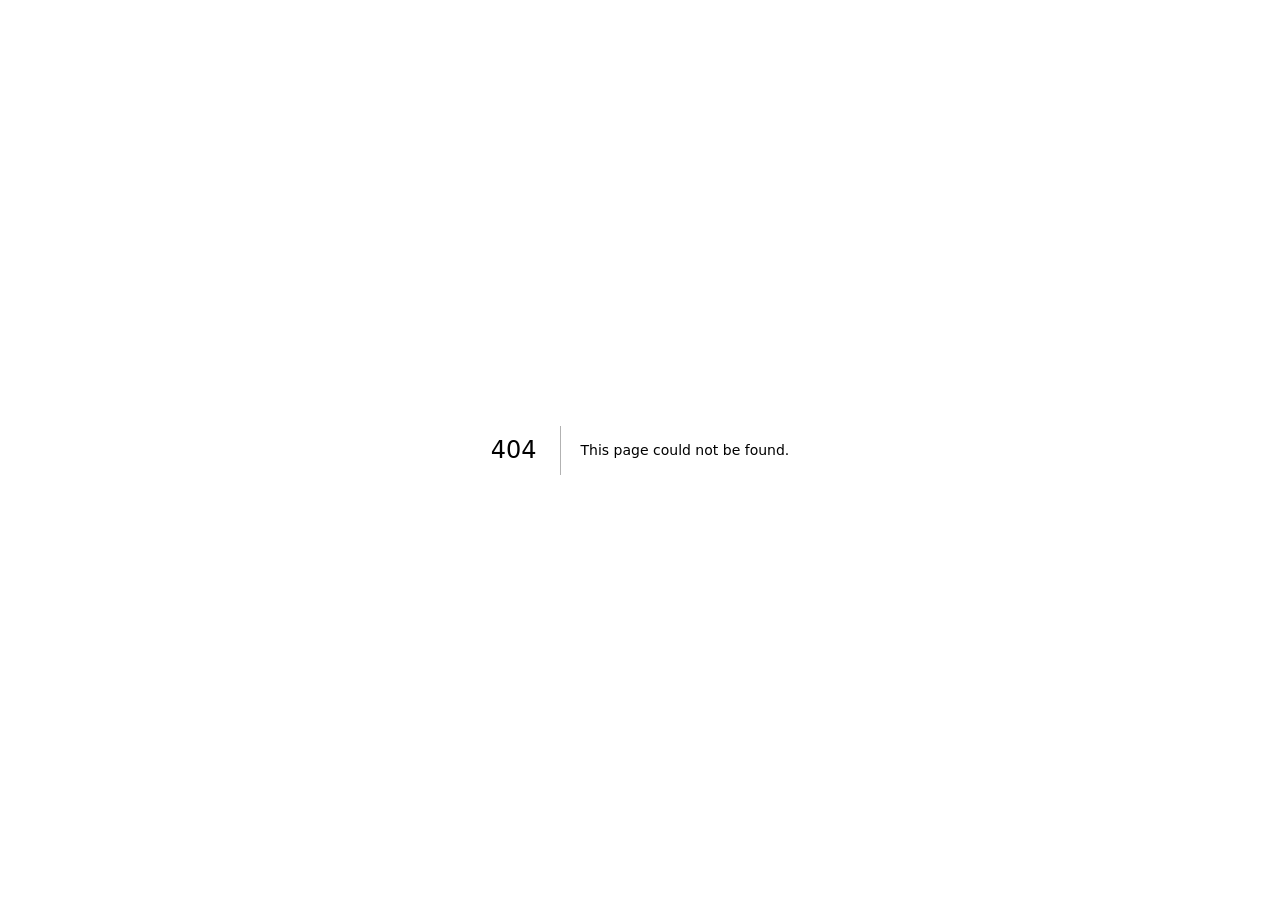
<file: 404/index.html>
<!DOCTYPE html><html lang="en"><head><meta charSet="utf-8"/><meta name="viewport" content="width=device-width, initial-scale=1"/><link rel="stylesheet" href="/_next/static/chunks/2yc9o-1ktt4wk.css" data-precedence="next"/><link rel="stylesheet" href="/_next/static/chunks/0wkw3eou3ps08.css" data-precedence="next"/><link rel="preload" as="script" fetchPriority="low" href="/_next/static/chunks/3cfn99dbrcvvp.js"/><script src="/_next/static/chunks/08xcn3jnivpa8.js" async=""></script><script src="/_next/static/chunks/3wbm-994r45kr.js" async=""></script><script src="/_next/static/chunks/turbopack-3-ry682tkyiqk.js" async=""></script><script src="/_next/static/chunks/0umf92h1sb77c.js" async=""></script><meta name="robots" content="noindex"/><meta name="theme-color" content="#050b1f"/><title>Maham — A Night Written in Stars</title><meta name="description" content="A cinematic birthday journey under the moonlight, made with all my love by Zain, for Maham. Take your time — every star here is yours."/><meta property="og:title" content="Happy Birthday, Maham 🌙"/><meta property="og:description" content="A night written in stars — your journey awaits."/><meta property="og:type" content="website"/><meta name="twitter:card" content="summary"/><meta name="twitter:title" content="Happy Birthday, Maham 🌙"/><meta name="twitter:description" content="A night written in stars — your journey awaits."/><link rel="icon" href="data:image/svg+xml,&lt;svg xmlns=&#x27;http://www.w3.org/2000/svg&#x27; viewBox=&#x27;0 0 100 100&#x27;&gt;&lt;text y=&#x27;.9em&#x27; font-size=&#x27;90&#x27;&gt;🌙&lt;/text&gt;&lt;/svg&gt;"/><meta name="next-size-adjust" content=""/><title>404: This page could not be found.</title><script src="/_next/static/chunks/0cz1d0mv5g_q7.js" noModule=""></script></head><body class="Myb39W_variable zsEqzq_variable c1v6NW_variable antialiased"><div hidden=""><!--$--><!--/$--></div><div style="font-family:system-ui,&quot;Segoe UI&quot;,Roboto,Helvetica,Arial,sans-serif,&quot;Apple Color Emoji&quot;,&quot;Segoe UI Emoji&quot;;height:100vh;text-align:center;display:flex;flex-direction:column;align-items:center;justify-content:center"><div><style>body{color:#000;background:#fff;margin:0}.next-error-h1{border-right:1px solid rgba(0,0,0,.3)}@media (prefers-color-scheme:dark){body{color:#fff;background:#000}.next-error-h1{border-right:1px solid rgba(255,255,255,.3)}}</style><h1 class="next-error-h1" style="display:inline-block;margin:0 20px 0 0;padding:0 23px 0 0;font-size:24px;font-weight:500;vertical-align:top;line-height:49px">404</h1><div style="display:inline-block"><h2 style="font-size:14px;font-weight:400;line-height:49px;margin:0">This page could not be found.</h2></div></div></div><!--$--><!--/$--><script id="_R_">(globalThis["TURBOPACK"] || (globalThis["TURBOPACK"] = [])).push({"otherChunks":["static/chunks/3cfn99dbrcvvp.js","static/chunks/08xcn3jnivpa8.js","static/chunks/3wbm-994r45kr.js"],"runtimeModuleIds":[94553]});</script><script src="/_next/static/chunks/3cfn99dbrcvvp.js" async=""></script><script>(self.__next_f=self.__next_f||[]).push([0])</script><script>self.__next_f.push([1,"1:\"$Sreact.fragment\"\n2:\"/_next/static/chunks/0umf92h1sb77c.js\"\n3:I[39756,[\"$2\"],\"default\"]\n4:I[37457,[\"$2\"],\"default\"]\n8:I[97367,[\"$2\"],\"OutletBoundary\"]\n9:\"$Sreact.suspense\"\nb:\"ViewportBoundary\"\nc:I[97367,[\"$2\"],\"$b\"]\ne:\"MetadataBoundary\"\nf:I[97367,[\"$2\"],\"$e\"]\n11:I[68027,[\"$2\"],\"default\",1]\n:HL[\"/_next/static/chunks/2yc9o-1ktt4wk.css\",\"style\"]\n:HL[\"/_next/static/chunks/0wkw3eou3ps08.css\",\"style\"]\n6:X\n7:[[\"children\",{\"s\":\"__PAGE__\",\"h\":512,\"d\":{\"r\":[\"$\",\"$1\",\"c\",{\"children\":[[[\"$\",\"title\",null,{\"children\":\"404: This page could not be found.\"}],[\"$\",\"div\",null,{\"style\":\"$0:t:t:d:r:props:children:1:props:children:props:children:props:notFound:0:1:props:style\",\"children\":[\"$\",\"div\",null,{\"children\":[[\"$\",\"style\",null,{\"dangerouslySetInnerHTML\":{\"__html\":\"body{color:#000;background:#fff;margin:0}.next-error-h1{border-right:1px solid rgba(0,0,0,.3)}@media (prefers-color-scheme:dark){body{color:#fff;background:#000}.next-error-h1{border-right:1px solid rgba(255,255,255,.3)}}\"}}],[\"$\",\"h1\",null,{\"className\":\"next-error-h1\",\"style\":\"$0:t:t:d:r:props:children:1:props:children:props:children:props:notFound:0:1:props:children:props:children:1:props:style\",\"children\":404}],[\"$\",\"div\",null,{\"style\":\"$0:t:t:d:r:props:children:1:props:children:props:children:props:notFound:0:1:props:children:props:children:2:props:style\",\"children\":[\"$\",\"h2\",null,{\"style\":\"$0:t:t:d:r:props:children:1:props:children:props:children:props:notFound:0:1:props:children:props:children:2:props:children:props:style\",\"children\":\"This page could not be found.\"}]}]]}]}]],null,[\"$\",\"$L8\",null,{\"children\":[\"$\",\"$9\",null,{\"name\":\"Next.MetadataOutlet\",\"children\":\"$@a\"}]}]]}],\"p\":false,\"v\":null}}]]\n5:[[\"children\",{\"s\":\"/_not-found\",\"h\":512,\"d\":{\"r\":[\"$\",\"$1\",\"c\",{\"children\":[null,[\"$\",\"$L3\",null,{\"parallelRouterKey\":\"children\",\"error\":\"$undefined\",\"errorStyles\":\"$undefined\",\"errorScripts\":\"$undefined\",\"template\":[\"$\",\"$L4\",null,{}],\"templateStyles\":\"$undefined\",\"templateScripts\":\"$undefined\",\"notFound\":\"$undefined\",\"forbidden\":\"$undefined\",\"unauthorized\":\"$undefined\"}]]}],\"p\":false,\"v\":\"$6\"},\"c\":\"$Q7\"}]]\n0:{\"P\":null,\"c\":[\"\",\"_not-found\",\"\"],\"q\":\"\",\"i\":false,\"t\":{\"t\":{\"s\":\"\",\"h\":528,\"d\":{\"r\":[\"$\",\"$1\",\"c\",{\"children\":[[[\"$\",\"link\",\"0\",{\"rel\":\"stylesheet\",\"href\":\"/_next/static/chunks/2yc9o-1ktt4wk.css\",\"precedence\":\"next\",\"crossOrigin\":\"$undefined\",\"nonce\":\"$undefined\"}],[\"$\",\"link\",\"1\",{\"rel\":\"stylesheet\",\"href\":\"/_next/static/chunks/0wkw3eou3ps08.css\",\"precedence\":\"next\",\"crossOrigin\":\"$undefined\",\"nonce\":\"$undefined\"}],[\"$\",\"script\",\"script-0\",{\"src\":\"/_next/static/chunks/0umf92h1sb77c.js\",\"async\":true,\"nonce\":\"$undefined\"}]],[\"$\",\"html\",null,{\"lang\":\"en\",\"suppressHydrationWarning\":true,\"children\":[\"$\",\"body\",null,{\"className\":\"Myb39W_variable zsEqzq_variable c1v6NW_variable antialiased\",\"children\":[\"$\",\"$L3\",null,{\"parallelRouterKey\":\"children\",\"error\":\"$undefined\",\"errorStyles\":\"$undefined\",\"errorScripts\":\"$undefined\",\"template\":[\"$\",\"$L4\",null,{}],\"templateStyles\":\"$undefined\",\"templateScripts\":\"$undefined\",\"notFound\":[[[\"$\",\"title\",null,{\"children\":\"404: This page could not be found.\"}],[\"$\",\"div\",null,{\"style\":{\"fontFamily\":\"system-ui,\\\"Segoe UI\\\",Roboto,Helvetica,Arial,sans-serif,\\\"Apple Color Emoji\\\",\\\"Segoe UI Emoji\\\"\",\"height\":\"100vh\",\"textAlign\":\"center\",\"display\":\"flex\",\"flexDirection\":\"column\",\"alignItems\":\"center\",\"justifyContent\":\"center\"},\"children\":[\"$\",\"div\",null,{\"children\":[[\"$\",\"style\",null,{\"dangerouslySetInnerHTML\":{\"__html\":\"body{color:#000;background:#fff;margin:0}.next-error-h1{border-right:1px solid rgba(0,0,0,.3)}@media (prefers-color-scheme:dark){body{color:#fff;background:#000}.next-error-h1{border-right:1px solid rgba(255,255,255,.3)}}\"}}],[\"$\",\"h1\",null,{\"className\":\"next-error-h1\",\"style\":{\"display\":\"inline-block\",\"margin\":\"0 20px 0 0\",\"padding\":\"0 23px 0 0\",\"fontSize\":24,\"fontWeight\":500,\"verticalAlign\":\"top\",\"lineHeight\":\"49px\"},\"children\":404}],[\"$\",\"div\",null,{\"style\":{\"display\":\"inline-block\"},\"children\":[\"$\",\"h2\",null,{\"style\":{\"fontSize\":14,\"fontWeight\":400,\"lineHeight\":\"49px\",\"margin\":0},\"children\":\"This page could not be found.\"}]}]]}]}]],[]],\"forbidden\":\"$undefined\",\"unauthorized\":\"$undefined\"}]}]}]]}],\"p\":false,\"v\":null},\"c\":\"$Q5\"},\"h\":{\"r\":[\"$\",\"$1\",\"h\",{\"children\":[[\"$\",\"meta\",null,{\"name\":\"robots\",\"content\":\"noindex\"}],[\"$\",\"$Lc\",null,{\"children\":\"$Ld\"}],[\"$\",\"$Lf\",null,{\"children\":[[\"$\",\"div\",null,{\"hidden\":true,\"children\":[\"$\",\"$9\",null,{\"name\":\"Next.Metadata\",\"children\":\"$L10\"}]}],null]}],[\"$\",\"meta\",null,{\"name\":\"next-size-adjust\",\"content\":\"\"}]]}],\"p\":false,\"v\":null}},\"m\":\"$undefined\",\"G\":[\"$11\",[[\"$\",\"link\",\"0\",{\"rel\":\"stylesheet\",\"href\":\"/_next/static/chunks/2yc9o-1ktt4wk.css\",\"precedence\":\"next\",\"crossOrigin\":\"$undefined\",\"nonce\":\"$undefined\"}],[\"$\",\"link\",\"1\",{\"rel\":\"stylesheet\",\"href\":\"/_next/static/chunks/0wkw3eou3ps08.css\",\"precedence\":\"next\",\"crossOrigin\":\"$undefined\",\"nonce\":\"$undefined\"}]]],\"S\":true,\"r\":\"$undefined\",\"s\":\"$undefined\",\"a\":\"$undefined\",\"l\":\"$undefined\",\"p\":\"$undefined\",\"d\":\"$undefined\",\"b\":\"v-oOwQCMMY2OnY5w2QY9o\"}\n6:C\nd:[[\"$\",\"meta\",\"0\",{\"charSet\":\"utf-8\"}],[\"$\",\"meta\",\"1\",{\"name\":\"viewport\",\"content\":\"width=device-width, initial-scale=1\"}],[\"$\",\"meta\",\"2\",{\"name\":\"theme-color\",\"content\":\"#050b1f\"}]]\n12:I[27201,[\"$2\"],\"IconMark\"]\na:null\n10:[[\"$\",\"title\",\"0\",{\"children\":\"Maham — A Night Written in Stars\"}],[\"$\",\"meta\",\"1\",{\"name\":\"description\",\"content\":\"A cinematic birthday journey under the moonlight, made with all my love by Zain, for Maham. Take your time — every star here is yours.\"}],[\"$\",\"meta\",\"2\",{\"property\":\"og:title\",\"content\":\"Happy Birthday, Maham 🌙\"}],[\"$\",\"meta\",\"3\",{\"property\":\"og:description\",\"content\":\"A night written in stars — your journey awaits.\"}],[\"$\",\"meta\",\"4\",{\"property\":\"og:type\",\"content\":\"website\"}],[\"$\",\"meta\",\"5\",{\"name\":\"twitter:card\",\"content\":\"summary\"}],[\"$\",\"meta\",\"6\",{\"name\":\"twitter:title\",\"content\":\"Happy Birthday, Maham 🌙\"}],[\"$\",\"meta\",\"7\",{\"name\":\"twitter:description\",\"content\":\"A night written in stars — your journey awaits.\"}],[\"$\",\"link\",\"8\",{\"rel\":\"icon\",\"href\":\"data:image/svg+xml,\u003csvg xmlns='http://www.w3.org/2000/svg' viewBox='0 0 100 100'\u003e\u003ctext y='.9em' font-size='90'\u003e🌙\u003c/text\u003e\u003c/svg\u003e\"}],[\"$\",\"$L12\",\"9\",{}]]\n"])</script></body></html>
</file>
<file: _next/static/chunks/2yc9o-1ktt4wk.css>
@font-face{font-family:playfair;src:url(../media/playfair-s.p.3u4lli0-axodc.woff2)format("woff2");font-display:swap;font-weight:400 900;font-style:normal}@font-face{font-family:playfair;src:url(../media/playfair_italic-s.p.39pl-v7c3qrze.woff2)format("woff2");font-display:swap;font-weight:400 900;font-style:italic}@font-face{font-family:playfair Fallback;src:local(Arial);ascent-override:106.51%;descent-override:24.71%;line-gap-override:0.0%;size-adjust:101.58%}.Myb39W_className{font-family:playfair,playfair Fallback}.Myb39W_variable{--font-display:"playfair", "playfair Fallback"}
@font-face{font-family:dancing;src:url(../media/dancing-s.p.0mnr43et3sf34.woff2)format("woff2");font-display:swap;font-weight:400 700}@font-face{font-family:dancing Fallback;src:local(Arial);ascent-override:115.78%;descent-override:35.24%;line-gap-override:0.0%;size-adjust:79.46%}.zsEqzq_className{font-family:dancing,dancing Fallback}.zsEqzq_variable{--font-script:"dancing", "dancing Fallback"}
@font-face{font-family:outfit;src:url(../media/outfit-s.p.1gsd1jahc5dg_.woff2)format("woff2");font-display:swap;font-weight:100 900}@font-face{font-family:outfit Fallback;src:local(Arial);ascent-override:100.84%;descent-override:26.22%;line-gap-override:0.0%;size-adjust:99.17%}.c1v6NW_className{font-family:outfit,outfit Fallback}.c1v6NW_variable{--font-body:"outfit", "outfit Fallback"}
</file>
<file: _next/static/chunks/0wkw3eou3ps08.css>
@layer properties{@supports (((-webkit-hyphens:none)) and (not (margin-trim:inline))) or ((-moz-orient:inline) and (not (color:rgb(from red r g b)))){*,:before,:after,::backdrop{--tw-translate-x:0;--tw-translate-y:0;--tw-translate-z:0;--tw-scale-x:1;--tw-scale-y:1;--tw-scale-z:1;--tw-rotate-x:initial;--tw-rotate-y:initial;--tw-rotate-z:initial;--tw-skew-x:initial;--tw-skew-y:initial;--tw-pan-x:initial;--tw-pan-y:initial;--tw-pinch-zoom:initial;--tw-space-y-reverse:0;--tw-space-x-reverse:0;--tw-border-style:solid;--tw-gradient-position:initial;--tw-gradient-from:#0000;--tw-gradient-via:#0000;--tw-gradient-to:#0000;--tw-gradient-stops:initial;--tw-gradient-via-stops:initial;--tw-gradient-from-position:0%;--tw-gradient-via-position:50%;--tw-gradient-to-position:100%;--tw-leading:initial;--tw-font-weight:initial;--tw-tracking:initial;--tw-ordinal:initial;--tw-slashed-zero:initial;--tw-numeric-figure:initial;--tw-numeric-spacing:initial;--tw-numeric-fraction:initial;--tw-shadow:0 0 #0000;--tw-shadow-color:initial;--tw-shadow-alpha:100%;--tw-inset-shadow:0 0 #0000;--tw-inset-shadow-color:initial;--tw-inset-shadow-alpha:100%;--tw-ring-color:initial;--tw-ring-shadow:0 0 #0000;--tw-inset-ring-color:initial;--tw-inset-ring-shadow:0 0 #0000;--tw-ring-inset:initial;--tw-ring-offset-width:0px;--tw-ring-offset-color:#fff;--tw-ring-offset-shadow:0 0 #0000;--tw-outline-style:solid;--tw-blur:initial;--tw-brightness:initial;--tw-contrast:initial;--tw-grayscale:initial;--tw-hue-rotate:initial;--tw-invert:initial;--tw-opacity:initial;--tw-saturate:initial;--tw-sepia:initial;--tw-drop-shadow:initial;--tw-drop-shadow-color:initial;--tw-drop-shadow-alpha:100%;--tw-drop-shadow-size:initial;--tw-backdrop-blur:initial;--tw-backdrop-brightness:initial;--tw-backdrop-contrast:initial;--tw-backdrop-grayscale:initial;--tw-backdrop-hue-rotate:initial;--tw-backdrop-invert:initial;--tw-backdrop-opacity:initial;--tw-backdrop-saturate:initial;--tw-backdrop-sepia:initial;--tw-duration:initial;--tw-ease:initial;--tw-content:"";--tw-animation-delay:0s;--tw-animation-direction:normal;--tw-animation-duration:initial;--tw-animation-fill-mode:none;--tw-animation-iteration-count:1;--tw-enter-blur:0;--tw-enter-opacity:1;--tw-enter-rotate:0;--tw-enter-scale:1;--tw-enter-translate-x:0;--tw-enter-translate-y:0;--tw-exit-blur:0;--tw-exit-opacity:1;--tw-exit-rotate:0;--tw-exit-scale:1;--tw-exit-translate-x:0;--tw-exit-translate-y:0}}}@layer theme{:root,:host{--color-red-50:#fef2f2;--color-red-300:#ffa3a3;--color-red-400:#ff6568;--color-red-600:#e40014;--color-black:#000;--color-white:#fff;--spacing:.25rem;--container-sm:24rem;--container-md:28rem;--container-lg:32rem;--container-xl:36rem;--container-2xl:42rem;--container-3xl:48rem;--container-4xl:56rem;--container-5xl:64rem;--container-6xl:72rem;--text-xs:.75rem;--text-xs--line-height:calc(1 / .75);--text-sm:.875rem;--text-sm--line-height:calc(1.25 / .875);--text-base:1rem;--text-base--line-height:calc(1.5 / 1);--text-lg:1.125rem;--text-lg--line-height:calc(1.75 / 1.125);--text-xl:1.25rem;--text-xl--line-height:calc(1.75 / 1.25);--text-2xl:1.5rem;--text-2xl--line-height:calc(2 / 1.5);--text-3xl:1.875rem;--text-3xl--line-height:calc(2.25 / 1.875);--text-4xl:2.25rem;--text-4xl--line-height:calc(2.5 / 2.25);--text-5xl:3rem;--text-5xl--line-height:1;--text-6xl:3.75rem;--text-6xl--line-height:1;--font-weight-light:300;--font-weight-normal:400;--font-weight-medium:500;--font-weight-semibold:600;--font-weight-bold:700;--tracking-tight:-.025em;--tracking-widest:.1em;--leading-tight:1.25;--leading-snug:1.375;--leading-relaxed:1.625;--radius-xs:.125rem;--radius-2xl:1rem;--radius-3xl:1.5rem;--ease-in-out:cubic-bezier(.4, 0, .2, 1);--animate-pulse:pulse 2s cubic-bezier(.4, 0, .6, 1) infinite;--blur-sm:8px;--blur-md:12px;--blur-2xl:40px;--aspect-video:16 / 9;--default-transition-duration:.15s;--default-transition-timing-function:cubic-bezier(.4, 0, .2, 1);--default-font-family:var(--font-geist-sans);--default-mono-font-family:var(--font-geist-mono);--color-border:var(--border)}@supports (color:lab(0% 0 0)){:root,:host{--color-red-50:lab(96.5005% 4.18508 1.52328);--color-red-300:lab(76.5514% 36.422 15.5335);--color-red-400:lab(63.7053% 60.745 31.3109);--color-red-600:lab(48.4493% 77.4328 61.5452)}}}@layer base{*,:after,:before,::backdrop{box-sizing:border-box;border:0 solid;margin:0;padding:0}::file-selector-button{box-sizing:border-box;border:0 solid;margin:0;padding:0}html,:host{-webkit-text-size-adjust:100%;tab-size:4;line-height:1.5;font-family:var(--default-font-family,-apple-system, BlinkMacSystemFont, "Segoe UI", Roboto, "Helvetica Neue", "Noto Sans", Arial, sans-serif, "Apple Color Emoji", "Segoe UI Emoji", "Segoe UI Symbol", "Noto Color Emoji");font-feature-settings:var(--default-font-feature-settings,normal);font-variation-settings:var(--default-font-variation-settings,normal);-webkit-tap-highlight-color:transparent}hr{height:0;color:inherit;border-top-width:1px}abbr:where([title]){-webkit-text-decoration:underline dotted;text-decoration:underline dotted}h1,h2,h3,h4,h5,h6{font-size:inherit;font-weight:inherit}a{color:inherit;-webkit-text-decoration:inherit;-webkit-text-decoration:inherit;-webkit-text-decoration:inherit;-webkit-text-decoration:inherit;text-decoration:inherit}b,strong{font-weight:bolder}code,kbd,samp,pre{font-family:var(--default-mono-font-family,ui-monospace, SFMono-Regular, Menlo, Monaco, Consolas, "Liberation Mono", "Courier New", monospace);font-feature-settings:var(--default-mono-font-feature-settings,normal);font-variation-settings:var(--default-mono-font-variation-settings,normal);font-size:1em}small{font-size:80%}sub,sup{vertical-align:baseline;font-size:75%;line-height:0;position:relative}sub{bottom:-.25em}sup{top:-.5em}table{text-indent:0;border-color:inherit;border-collapse:collapse}:-moz-focusring:where(:not(iframe)){outline:auto}progress{vertical-align:baseline}summary{display:list-item}ol,ul,menu{list-style:none}img,svg,video,canvas,audio,iframe,embed,object{vertical-align:middle;display:block}img,video{max-width:100%;height:auto}button,input,select,optgroup,textarea{font:inherit;font-feature-settings:inherit;font-variation-settings:inherit;letter-spacing:inherit;color:inherit;opacity:1;background-color:#0000;border-radius:0}::file-selector-button{font:inherit;font-feature-settings:inherit;font-variation-settings:inherit;letter-spacing:inherit;color:inherit;opacity:1;background-color:#0000;border-radius:0}:where(select:is([multiple],[size])) optgroup{font-weight:bolder}:where(select:is([multiple],[size])) optgroup option{padding-inline-start:20px}::file-selector-button{margin-inline-end:4px}::placeholder{opacity:1}@supports (not ((-webkit-appearance:-apple-pay-button))) or (contain-intrinsic-size:1px){::placeholder{color:currentColor}@supports (color:color-mix(in lab, red, red)){::placeholder{color:color-mix(in oklab, currentcolor 50%, transparent)}}}textarea{resize:vertical}::-webkit-search-decoration{-webkit-appearance:none}::-webkit-date-and-time-value{min-height:1lh;text-align:inherit}::-webkit-datetime-edit{display:inline-flex}::-webkit-datetime-edit-fields-wrapper{padding:0}::-webkit-datetime-edit{padding-block:0}::-webkit-datetime-edit-year-field{padding-block:0}::-webkit-datetime-edit-month-field{padding-block:0}::-webkit-datetime-edit-day-field{padding-block:0}::-webkit-datetime-edit-hour-field{padding-block:0}::-webkit-datetime-edit-minute-field{padding-block:0}::-webkit-datetime-edit-second-field{padding-block:0}::-webkit-datetime-edit-millisecond-field{padding-block:0}::-webkit-datetime-edit-meridiem-field{padding-block:0}::-webkit-calendar-picker-indicator{line-height:1}:-moz-ui-invalid{box-shadow:none}button,input:where([type=button],[type=reset],[type=submit]){appearance:button}::file-selector-button{appearance:button}::-webkit-inner-spin-button{height:auto}::-webkit-outer-spin-button{height:auto}[hidden]:where(:not([hidden=until-found])){display:none!important}*{border-color:var(--border);outline-color:var(--ring)}@supports (color:color-mix(in lab, red, red)){*{outline-color:color-mix(in oklab, var(--ring) 50%, transparent)}}body{background-color:var(--background);color:var(--foreground)}}@layer components;@layer utilities{.\@container\/card-header{container:card-header/inline-size}.pointer-events-auto{pointer-events:auto}.pointer-events-none{pointer-events:none}.invisible{visibility:hidden}.sr-only{clip-path:inset(50%);white-space:nowrap;border-width:0;width:1px;height:1px;margin:-1px;padding:0;position:absolute;overflow:hidden}.absolute{position:absolute}.fixed{position:fixed}.relative{position:relative}.static{position:static}.inset-0{inset:0}.inset-x-0{inset-inline:0}.inset-x-6{inset-inline:calc(var(--spacing) * 6)}.inset-x-\[7\%\]{inset-inline:7%}.inset-y-0{inset-block:0}.-top-5{top:calc(var(--spacing) * -5)}.-top-6{top:calc(var(--spacing) * -6)}.-top-12{top:calc(var(--spacing) * -12)}.top-0{top:0}.top-1{top:var(--spacing)}.top-1\.5{top:calc(var(--spacing) * 1.5)}.top-1\/2{top:50%}.top-1\/4{top:25%}.top-3{top:calc(var(--spacing) * 3)}.top-3\.5{top:calc(var(--spacing) * 3.5)}.top-4{top:calc(var(--spacing) * 4)}.top-8{top:calc(var(--spacing) * 8)}.top-16{top:calc(var(--spacing) * 16)}.top-\[1px\]{top:1px}.top-\[6vh\]{top:6vh}.top-\[18\%\]{top:18%}.top-\[50\%\]{top:50%}.top-\[60\%\]{top:60%}.top-\[62\%\]{top:62%}.top-full{top:100%}.-right-12{right:calc(var(--spacing) * -12)}.-right-40{right:calc(var(--spacing) * -40)}.right-0{right:0}.right-1{right:var(--spacing)}.right-2{right:calc(var(--spacing) * 2)}.right-3{right:calc(var(--spacing) * 3)}.right-4{right:calc(var(--spacing) * 4)}.right-8{right:calc(var(--spacing) * 8)}.right-\[-18vw\]{right:-18vw}.-bottom-7{bottom:calc(var(--spacing) * -7)}.-bottom-12{bottom:calc(var(--spacing) * -12)}.bottom-0{bottom:0}.bottom-2{bottom:calc(var(--spacing) * 2)}.bottom-3{bottom:calc(var(--spacing) * 3)}.bottom-5{bottom:calc(var(--spacing) * 5)}.bottom-\[8\%\]{bottom:8%}.-left-12{left:calc(var(--spacing) * -12)}.-left-40{left:calc(var(--spacing) * -40)}.left-0{left:0}.left-1\/2{left:50%}.left-2{left:calc(var(--spacing) * 2)}.left-4{left:calc(var(--spacing) * 4)}.left-\[50\%\]{left:50%}.isolate{isolation:isolate}.z-0{z-index:0}.z-10{z-index:10}.z-20{z-index:20}.z-40{z-index:40}.z-50{z-index:50}.z-\[1\]{z-index:1}.z-\[2\]{z-index:2}.z-\[3\]{z-index:3}.z-\[4\]{z-index:4}.z-\[70\]{z-index:70}.z-\[80\]{z-index:80}.z-\[100\]{z-index:100}.col-start-2{grid-column-start:2}.row-span-2{grid-row:span 2/span 2}.row-start-1{grid-row-start:1}.-mx-1{margin-inline:calc(var(--spacing) * -1)}.mx-2{margin-inline:calc(var(--spacing) * 2)}.mx-3\.5{margin-inline:calc(var(--spacing) * 3.5)}.mx-auto{margin-inline:auto}.my-0\.5{margin-block:calc(var(--spacing) * .5)}.my-1{margin-block:var(--spacing)}.my-4{margin-block:calc(var(--spacing) * 4)}.-mt-1{margin-top:calc(var(--spacing) * -1)}.-mt-4{margin-top:calc(var(--spacing) * -4)}.mt-0{margin-top:0}.mt-1{margin-top:var(--spacing)}.mt-1\.5{margin-top:calc(var(--spacing) * 1.5)}.mt-2{margin-top:calc(var(--spacing) * 2)}.mt-3{margin-top:calc(var(--spacing) * 3)}.mt-4{margin-top:calc(var(--spacing) * 4)}.mt-5{margin-top:calc(var(--spacing) * 5)}.mt-6{margin-top:calc(var(--spacing) * 6)}.mt-7{margin-top:calc(var(--spacing) * 7)}.mt-8{margin-top:calc(var(--spacing) * 8)}.mt-10{margin-top:calc(var(--spacing) * 10)}.mt-12{margin-top:calc(var(--spacing) * 12)}.mt-14{margin-top:calc(var(--spacing) * 14)}.mt-16{margin-top:calc(var(--spacing) * 16)}.mt-auto{margin-top:auto}.mb-3{margin-bottom:calc(var(--spacing) * 3)}.mb-4{margin-bottom:calc(var(--spacing) * 4)}.mb-5{margin-bottom:calc(var(--spacing) * 5)}.mb-10{margin-bottom:calc(var(--spacing) * 10)}.-ml-4{margin-left:calc(var(--spacing) * -4)}.ml-1{margin-left:var(--spacing)}.ml-auto{margin-left:auto}.line-clamp-1{-webkit-line-clamp:1;-webkit-box-orient:vertical;display:-webkit-box;overflow:hidden}.block{display:block}.flex{display:flex}.grid{display:grid}.hidden{display:none}.inline-block{display:inline-block}.inline-flex{display:inline-flex}.table{display:table}.table-caption{display:table-caption}.table-cell{display:table-cell}.table-row{display:table-row}.field-sizing-content{field-sizing:content}.aspect-\[4\/5\]{aspect-ratio:4/5}.aspect-square{aspect-ratio:1}.aspect-video{aspect-ratio:var(--aspect-video)}.size-\(--cell-size\){width:var(--cell-size);height:var(--cell-size)}.size-2{width:calc(var(--spacing) * 2);height:calc(var(--spacing) * 2)}.size-2\.5{width:calc(var(--spacing) * 2.5);height:calc(var(--spacing) * 2.5)}.size-3{width:calc(var(--spacing) * 3);height:calc(var(--spacing) * 3)}.size-3\.5{width:calc(var(--spacing) * 3.5);height:calc(var(--spacing) * 3.5)}.size-4{width:calc(var(--spacing) * 4);height:calc(var(--spacing) * 4)}.size-7{width:calc(var(--spacing) * 7);height:calc(var(--spacing) * 7)}.size-8{width:calc(var(--spacing) * 8);height:calc(var(--spacing) * 8)}.size-9{width:calc(var(--spacing) * 9);height:calc(var(--spacing) * 9)}.size-auto{width:auto;height:auto}.size-full{width:100%;height:100%}.h-\(--cell-size\){height:var(--cell-size)}.h-1{height:var(--spacing)}.h-1\.5{height:calc(var(--spacing) * 1.5)}.h-2{height:calc(var(--spacing) * 2)}.h-2\.5{height:calc(var(--spacing) * 2.5)}.h-3{height:calc(var(--spacing) * 3)}.h-4{height:calc(var(--spacing) * 4)}.h-5{height:calc(var(--spacing) * 5)}.h-7{height:calc(var(--spacing) * 7)}.h-8{height:calc(var(--spacing) * 8)}.h-9{height:calc(var(--spacing) * 9)}.h-10{height:calc(var(--spacing) * 10)}.h-12{height:calc(var(--spacing) * 12)}.h-14{height:calc(var(--spacing) * 14)}.h-16{height:calc(var(--spacing) * 16)}.h-24{height:calc(var(--spacing) * 24)}.h-44{height:calc(var(--spacing) * 44)}.h-\[1\.15rem\]{height:1.15rem}.h-\[3px\]{height:3px}.h-\[46vh\]{height:46vh}.h-\[50vh\]{height:50vh}.h-\[60vh\]{height:60vh}.h-\[380px\]{height:380px}.h-\[640px\]{height:640px}.h-\[calc\(100\%-1px\)\]{height:calc(100% - 1px)}.h-\[min\(62vh\,540px\)\]{height:min(62vh,540px)}.h-\[min\(78vh\,600px\)\]{height:min(78vh,600px)}.h-\[min\(560px\,118vw\)\]{height:min(560px,118vw)}.h-\[var\(--radix-navigation-menu-viewport-height\)\]{height:var(--radix-navigation-menu-viewport-height)}.h-\[var\(--radix-select-trigger-height\)\]{height:var(--radix-select-trigger-height)}.h-auto{height:auto}.h-full{height:100%}.h-px{height:1px}.h-svh{height:100svh}.max-h-\(--radix-context-menu-content-available-height\){max-height:var(--radix-context-menu-content-available-height)}.max-h-\(--radix-dropdown-menu-content-available-height\){max-height:var(--radix-dropdown-menu-content-available-height)}.max-h-\(--radix-select-content-available-height\){max-height:var(--radix-select-content-available-height)}.max-h-\[44vh\]{max-height:44vh}.max-h-\[88vh\]{max-height:88vh}.max-h-\[92vh\]{max-height:92vh}.max-h-\[300px\]{max-height:300px}.max-h-screen{max-height:100vh}.min-h-0{min-height:0}.min-h-4{min-height:calc(var(--spacing) * 4)}.min-h-16{min-height:calc(var(--spacing) * 16)}.min-h-\[3rem\]{min-height:3rem}.min-h-\[100svh\]{min-height:100svh}.min-h-\[260px\]{min-height:260px}.min-h-\[300px\]{min-height:300px}.min-h-\[320px\]{min-height:320px}.min-h-screen{min-height:100vh}.min-h-svh{min-height:100svh}.w-\(--cell-size\){width:var(--cell-size)}.w-\(--sidebar-width\){width:var(--sidebar-width)}.w-0{width:0}.w-1{width:var(--spacing)}.w-1\.5{width:calc(var(--spacing) * 1.5)}.w-2{width:calc(var(--spacing) * 2)}.w-2\.5{width:calc(var(--spacing) * 2.5)}.w-3{width:calc(var(--spacing) * 3)}.w-3\/4{width:75%}.w-4{width:calc(var(--spacing) * 4)}.w-5{width:calc(var(--spacing) * 5)}.w-8{width:calc(var(--spacing) * 8)}.w-9{width:calc(var(--spacing) * 9)}.w-14{width:calc(var(--spacing) * 14)}.w-16{width:calc(var(--spacing) * 16)}.w-24{width:calc(var(--spacing) * 24)}.w-40{width:calc(var(--spacing) * 40)}.w-64{width:calc(var(--spacing) * 64)}.w-72{width:calc(var(--spacing) * 72)}.w-\[40\%\]{width:40%}.w-\[46vh\]{width:46vh}.w-\[50vh\]{width:50vh}.w-\[60vh\]{width:60vh}.w-\[64\%\]{width:64%}.w-\[70\%\]{width:70%}.w-\[82\%\]{width:82%}.w-\[88\%\]{width:88%}.w-\[94\%\]{width:94%}.w-\[100px\]{width:100px}.w-\[110\%\]{width:110%}.w-\[min\(70vw\,320px\)\]{width:min(70vw,320px)}.w-\[min\(88vw\,420px\)\]{width:min(88vw,420px)}.w-\[min\(92vw\,560px\)\]{width:min(92vw,560px)}.w-\[min\(92vw\,640px\)\]{width:min(92vw,640px)}.w-\[min\(92vw\,760px\)\]{width:min(92vw,760px)}.w-\[min\(94vw\,540px\)\]{width:min(94vw,540px)}.w-\[min\(94vw\,560px\)\]{width:min(94vw,560px)}.w-auto{width:auto}.w-fit{width:fit-content}.w-full{width:100%}.w-max{width:max-content}.w-px{width:1px}.max-w-\(--skeleton-width\){max-width:var(--skeleton-width)}.max-w-0{max-width:0}.max-w-2xl{max-width:var(--container-2xl)}.max-w-3xl{max-width:var(--container-3xl)}.max-w-4xl{max-width:var(--container-4xl)}.max-w-5xl{max-width:var(--container-5xl)}.max-w-6xl{max-width:var(--container-6xl)}.max-w-\[12rem\]{max-width:12rem}.max-w-\[230px\]{max-width:230px}.max-w-\[calc\(100\%-2rem\)\]{max-width:calc(100% - 2rem)}.max-w-lg{max-width:var(--container-lg)}.max-w-max{max-width:max-content}.max-w-md{max-width:var(--container-md)}.max-w-sm{max-width:var(--container-sm)}.max-w-xl{max-width:var(--container-xl)}.min-w-\(--cell-size\){min-width:var(--cell-size)}.min-w-0{min-width:0}.min-w-5{min-width:calc(var(--spacing) * 5)}.min-w-8{min-width:calc(var(--spacing) * 8)}.min-w-9{min-width:calc(var(--spacing) * 9)}.min-w-10{min-width:calc(var(--spacing) * 10)}.min-w-\[8rem\]{min-width:8rem}.min-w-\[12rem\]{min-width:12rem}.min-w-\[14rem\]{min-width:14rem}.min-w-\[var\(--radix-select-trigger-width\)\]{min-width:var(--radix-select-trigger-width)}.flex-1{flex:1}.shrink-0{flex-shrink:0}.grow{flex-grow:1}.grow-0{flex-grow:0}.basis-full{flex-basis:100%}.caption-bottom{caption-side:bottom}.border-collapse{border-collapse:collapse}.origin-\(--radix-context-menu-content-transform-origin\){transform-origin:var(--radix-context-menu-content-transform-origin)}.origin-\(--radix-dropdown-menu-content-transform-origin\){transform-origin:var(--radix-dropdown-menu-content-transform-origin)}.origin-\(--radix-hover-card-content-transform-origin\){transform-origin:var(--radix-hover-card-content-transform-origin)}.origin-\(--radix-menubar-content-transform-origin\){transform-origin:var(--radix-menubar-content-transform-origin)}.origin-\(--radix-popover-content-transform-origin\){transform-origin:var(--radix-popover-content-transform-origin)}.origin-\(--radix-select-content-transform-origin\){transform-origin:var(--radix-select-content-transform-origin)}.origin-\(--radix-tooltip-content-transform-origin\){transform-origin:var(--radix-tooltip-content-transform-origin)}.-translate-x-1\/2{--tw-translate-x:calc(calc(1 / 2 * 100%) * -1);translate:var(--tw-translate-x) var(--tw-translate-y)}.-translate-x-\[5\%\]{--tw-translate-x:calc(5% * -1);translate:var(--tw-translate-x) var(--tw-translate-y)}.-translate-x-px{--tw-translate-x:-1px;translate:var(--tw-translate-x) var(--tw-translate-y)}.translate-x-\[-50\%\]{--tw-translate-x:-50%;translate:var(--tw-translate-x) var(--tw-translate-y)}.translate-x-px{--tw-translate-x:1px;translate:var(--tw-translate-x) var(--tw-translate-y)}.-translate-y-1\/2{--tw-translate-y:calc(calc(1 / 2 * 100%) * -1);translate:var(--tw-translate-x) var(--tw-translate-y)}.translate-y-0\.5{--tw-translate-y:calc(var(--spacing) * .5);translate:var(--tw-translate-x) var(--tw-translate-y)}.translate-y-\[-50\%\]{--tw-translate-y:-50%;translate:var(--tw-translate-x) var(--tw-translate-y)}.translate-y-\[calc\(-50\%_-_2px\)\]{--tw-translate-y:calc(-50% - 2px);translate:var(--tw-translate-x) var(--tw-translate-y)}.scale-0{--tw-scale-x:0%;--tw-scale-y:0%;--tw-scale-z:0%;scale:var(--tw-scale-x) var(--tw-scale-y)}.scale-125{--tw-scale-x:125%;--tw-scale-y:125%;--tw-scale-z:125%;scale:var(--tw-scale-x) var(--tw-scale-y)}.rotate-45{rotate:45deg}.rotate-90{rotate:90deg}.\[transform\:rotateY\(180deg\)\]{transform:rotateY(180deg)}.transform{transform:var(--tw-rotate-x,) var(--tw-rotate-y,) var(--tw-rotate-z,) var(--tw-skew-x,) var(--tw-skew-y,)}.animate-caret-blink{animation:1.25s ease-out infinite caret-blink}.animate-in{animation:enter var(--tw-animation-duration,var(--tw-duration,.15s))var(--tw-ease,ease)var(--tw-animation-delay,0s)var(--tw-animation-iteration-count,1)var(--tw-animation-direction,normal)var(--tw-animation-fill-mode,none)}.animate-pulse{animation:var(--animate-pulse)}.cursor-crosshair{cursor:crosshair}.cursor-default{cursor:default}.cursor-grab{cursor:grab}.cursor-pointer{cursor:pointer}.touch-pan-y{--tw-pan-y:pan-y;touch-action:var(--tw-pan-x,) var(--tw-pan-y,) var(--tw-pinch-zoom,)}.touch-none{touch-action:none}.resize{resize:both}.scroll-my-1{scroll-margin-block:var(--spacing)}.scroll-py-1{scroll-padding-block:var(--spacing)}.list-none{list-style-type:none}.auto-rows-min{grid-auto-rows:min-content}.grid-cols-1{grid-template-columns:repeat(1,minmax(0,1fr))}.grid-cols-2{grid-template-columns:repeat(2,minmax(0,1fr))}.grid-cols-\[0_1fr\]{grid-template-columns:0 1fr}.grid-rows-\[auto_auto\]{grid-template-rows:auto auto}.flex-col{flex-direction:column}.flex-col-reverse{flex-direction:column-reverse}.flex-row{flex-direction:row}.flex-wrap{flex-wrap:wrap}.place-items-center{place-items:center}.items-center{align-items:center}.items-end{align-items:flex-end}.items-start{align-items:flex-start}.items-stretch{align-items:stretch}.justify-around{justify-content:space-around}.justify-between{justify-content:space-between}.justify-center{justify-content:center}.justify-end{justify-content:flex-end}.justify-items-start{justify-items:start}.gap-0\.5{gap:calc(var(--spacing) * .5)}.gap-1{gap:var(--spacing)}.gap-1\.5{gap:calc(var(--spacing) * 1.5)}.gap-2{gap:calc(var(--spacing) * 2)}.gap-3{gap:calc(var(--spacing) * 3)}.gap-4{gap:calc(var(--spacing) * 4)}.gap-5{gap:calc(var(--spacing) * 5)}.gap-6{gap:calc(var(--spacing) * 6)}.gap-7{gap:calc(var(--spacing) * 7)}.gap-8{gap:calc(var(--spacing) * 8)}:where(.space-y-2\.5>:not(:last-child)){--tw-space-y-reverse:0;margin-block-start:calc(calc(var(--spacing) * 2.5) * var(--tw-space-y-reverse));margin-block-end:calc(calc(var(--spacing) * 2.5) * calc(1 - var(--tw-space-y-reverse)))}:where(.space-x-2>:not(:last-child)){--tw-space-x-reverse:0;margin-inline-start:calc(calc(var(--spacing) * 2) * var(--tw-space-x-reverse));margin-inline-end:calc(calc(var(--spacing) * 2) * calc(1 - var(--tw-space-x-reverse)))}.gap-y-0\.5{row-gap:calc(var(--spacing) * .5)}.self-start{align-self:flex-start}.justify-self-end{justify-self:flex-end}.overflow-auto{overflow:auto}.overflow-hidden{overflow:hidden}.overflow-x-auto{overflow-x:auto}.overflow-x-hidden{overflow-x:hidden}.overflow-y-auto{overflow-y:auto}.rounded-2xl{border-radius:var(--radius-2xl)}.rounded-3xl{border-radius:var(--radius-3xl)}.rounded-\[2px\]{border-radius:2px}.rounded-\[4px\]{border-radius:4px}.rounded-\[24px\]{border-radius:24px}.rounded-\[28px\]{border-radius:28px}.rounded-\[inherit\]{border-radius:inherit}.rounded-full{border-radius:2147483647px}.rounded-lg{border-radius:var(--radius)}.rounded-md{border-radius:calc(var(--radius) - 2px)}.rounded-none{border-radius:0}.rounded-sm{border-radius:calc(var(--radius) - 4px)}.rounded-xl{border-radius:calc(var(--radius) + 4px)}.rounded-xs{border-radius:var(--radius-xs)}.rounded-t-2xl{border-top-left-radius:var(--radius-2xl);border-top-right-radius:var(--radius-2xl)}.rounded-t-xl{border-top-left-radius:calc(var(--radius) + 4px);border-top-right-radius:calc(var(--radius) + 4px)}.rounded-l-md{border-top-left-radius:calc(var(--radius) - 2px);border-bottom-left-radius:calc(var(--radius) - 2px)}.rounded-tl-sm{border-top-left-radius:calc(var(--radius) - 4px)}.rounded-r-md{border-top-right-radius:calc(var(--radius) - 2px);border-bottom-right-radius:calc(var(--radius) - 2px)}.rounded-b-2xl{border-bottom-right-radius:var(--radius-2xl);border-bottom-left-radius:var(--radius-2xl)}.border{border-style:var(--tw-border-style);border-width:1px}.border-\[1\.5px\]{border-style:var(--tw-border-style);border-width:1.5px}.border-y{border-block-style:var(--tw-border-style);border-block-width:1px}.border-t{border-top-style:var(--tw-border-style);border-top-width:1px}.border-r{border-right-style:var(--tw-border-style);border-right-width:1px}.border-b{border-bottom-style:var(--tw-border-style);border-bottom-width:1px}.border-l{border-left-style:var(--tw-border-style);border-left-width:1px}.border-dashed{--tw-border-style:dashed;border-style:dashed}.border-\(--color-border\){border-color:var(--color-border)}.border-\[\#b9f0c8\]{border-color:#b9f0c8}.border-\[\#f0a7a0\]{border-color:#f0a7a0}.border-\[\#f2b5a7\]\/50{border-color:#f2b5a780;border-color:lab(79.1701% 21.4385 16.2608/.5)}.border-border\/50{border-color:var(--border)}@supports (color:color-mix(in lab, red, red)){.border-border\/50{border-color:color-mix(in oklab, var(--border) 50%, transparent)}}.border-destructive{border-color:var(--destructive)}.border-input{border-color:var(--input)}.border-primary{border-color:var(--primary)}.border-sidebar-border{border-color:var(--sidebar-border)}.border-transparent{border-color:#0000}.border-white\/10{border-color:#ffffff1a}@supports (color:color-mix(in lab, red, red)){.border-white\/10{border-color:color-mix(in oklab, var(--color-white) 10%, transparent)}}.border-white\/15{border-color:#ffffff26}@supports (color:color-mix(in lab, red, red)){.border-white\/15{border-color:color-mix(in oklab, var(--color-white) 15%, transparent)}}.border-white\/20{border-color:#fff3}@supports (color:color-mix(in lab, red, red)){.border-white\/20{border-color:color-mix(in oklab, var(--color-white) 20%, transparent)}}.border-t-transparent{border-top-color:#0000}.border-l-transparent{border-left-color:#0000}.bg-\(--color-bg\){background-color:var(--color-bg)}.bg-\[\#1a0f3a\]\/85{background-color:#1a0f3ad9;background-color:lab(7.48629% 15.9007 -26.3635/.85)}.bg-\[\#050b1f\]\/55{background-color:#050b1f8c;background-color:lab(3.22242% 1.9025 -12.9975/.55)}.bg-\[\#050b1f\]\/60{background-color:#050b1f99;background-color:lab(3.22242% 1.9025 -12.9975/.6)}.bg-\[\#050b1f\]\/85{background-color:#050b1fd9;background-color:lab(3.22242% 1.9025 -12.9975/.85)}.bg-\[\#05030f\]\/92{background-color:#05030feb;background-color:lab(1.15625% 1.86403 -4.65201/.92)}.bg-\[\#14264d\]\/10{background-color:#14264d1a;background-color:lab(15.4611% 4.3163 -26.837/.1)}.bg-\[\#14264d\]\/60{background-color:#14264d99;background-color:lab(15.4611% 4.3163 -26.837/.6)}.bg-\[\#14264d\]\/70{background-color:#14264db3;background-color:lab(15.4611% 4.3163 -26.837/.7)}.bg-\[\#b9f0c8\]\/15{background-color:#b9f0c826;background-color:lab(90.2123% -23.9992 13.4517/.15)}.bg-\[\#b76e79\]\/10{background-color:#b76e791a;background-color:lab(54.9412% 30.7054 6.9695/.1)}.bg-\[\#f0a7a0\]\/15{background-color:#f0a7a026;background-color:lab(75.5885% 27.0659 15.0569/.15)}.bg-\[\#f2b5a7\]{background-color:#f2b5a7}.bg-\[\#f2b5a7\]\/15{background-color:#f2b5a726;background-color:lab(79.1701% 21.4385 16.2608/.15)}.bg-\[\#f2b5a7\]\/20{background-color:#f2b5a733;background-color:lab(79.1701% 21.4385 16.2608/.2)}.bg-\[\#f6d9b0\]\/90{background-color:#f6d9b0e6;background-color:lab(88.3901% 5.9945 24.16/.9)}.bg-\[\#f6ead2\]{background-color:#f6ead2}.bg-\[\#ffc9d6\]\/10{background-color:#ffc9d61a;background-color:lab(86.1051% 21.1851 1.24799/.1)}.bg-\[\#ffcf7a\]{background-color:#ffcf7a}.bg-\[\#ffcf7a\]\/20{background-color:#ffcf7a33;background-color:lab(86.0864% 10.2409 48.5698/.2)}.bg-\[\#ffe9a8\]\/25{background-color:#ffe9a840;background-color:lab(93.0312% 1.01429 34.5368/.25)}.bg-\[\#fff4dc\]{background-color:#fff4dc}.bg-\[\#fff4dc\]\/90{background-color:#fff4dce6;background-color:lab(96.5917% .938952 13.001/.9)}.bg-\[\#fff8ee\]{background-color:#fff8ee}.bg-accent{background-color:var(--accent)}.bg-background{background-color:var(--background)}.bg-black\/50{background-color:#00000080}@supports (color:color-mix(in lab, red, red)){.bg-black\/50{background-color:color-mix(in oklab, var(--color-black) 50%, transparent)}}.bg-border{background-color:var(--border)}.bg-card{background-color:var(--card)}.bg-destructive{background-color:var(--destructive)}.bg-foreground{background-color:var(--foreground)}.bg-muted,.bg-muted\/50{background-color:var(--muted)}@supports (color:color-mix(in lab, red, red)){.bg-muted\/50{background-color:color-mix(in oklab, var(--muted) 50%, transparent)}}.bg-popover{background-color:var(--popover)}.bg-primary,.bg-primary\/20{background-color:var(--primary)}@supports (color:color-mix(in lab, red, red)){.bg-primary\/20{background-color:color-mix(in oklab, var(--primary) 20%, transparent)}}.bg-secondary{background-color:var(--secondary)}.bg-sidebar{background-color:var(--sidebar)}.bg-sidebar-border{background-color:var(--sidebar-border)}.bg-transparent{background-color:#0000}.bg-white\/5{background-color:#ffffff0d}@supports (color:color-mix(in lab, red, red)){.bg-white\/5{background-color:color-mix(in oklab, var(--color-white) 5%, transparent)}}.bg-white\/10{background-color:#ffffff1a}@supports (color:color-mix(in lab, red, red)){.bg-white\/10{background-color:color-mix(in oklab, var(--color-white) 10%, transparent)}}.bg-white\/15{background-color:#ffffff26}@supports (color:color-mix(in lab, red, red)){.bg-white\/15{background-color:color-mix(in oklab, var(--color-white) 15%, transparent)}}.bg-white\/25{background-color:#ffffff40}@supports (color:color-mix(in lab, red, red)){.bg-white\/25{background-color:color-mix(in oklab, var(--color-white) 25%, transparent)}}.bg-white\/30{background-color:#ffffff4d}@supports (color:color-mix(in lab, red, red)){.bg-white\/30{background-color:color-mix(in oklab, var(--color-white) 30%, transparent)}}.bg-gradient-to-b{--tw-gradient-position:to bottom in oklab;background-image:linear-gradient(var(--tw-gradient-stops))}.bg-gradient-to-br{--tw-gradient-position:to bottom right in oklab;background-image:linear-gradient(var(--tw-gradient-stops))}.bg-gradient-to-r{--tw-gradient-position:to right in oklab;background-image:linear-gradient(var(--tw-gradient-stops))}.bg-gradient-to-t{--tw-gradient-position:to top in oklab;background-image:linear-gradient(var(--tw-gradient-stops))}.bg-\[radial-gradient\(120\%_80\%_at_20\%_0\%\,\#14264d_0\%\,\#0b1530_45\%\,\#050b1f_100\%\)\]{background-image:radial-gradient(120% 80% at 20% 0,#14264d 0%,#0b1530 45%,#050b1f 100%)}.bg-\[radial-gradient\(120\%_90\%_at_50\%_10\%\,\#172a55_0\%\,\#0b1530_55\%\,\#050b1f_100\%\)\]{background-image:radial-gradient(120% 90% at 50% 10%,#172a55 0%,#0b1530 55%,#050b1f 100%)}.bg-\[radial-gradient\(circle_at_35\%_30\%\,\#fff4dc\,\#f2c9bd_40\%\,\#b76e79_75\%\)\]{background-image:radial-gradient(circle at 35% 30%,#fff4dc,#f2c9bd 40%,#b76e79 75%)}.from-\[\#9db8ff\]\/40{--tw-gradient-from:#9db8ff66;--tw-gradient-stops:var(--tw-gradient-via-stops,var(--tw-gradient-position), var(--tw-gradient-from) var(--tw-gradient-from-position), var(--tw-gradient-to) var(--tw-gradient-to-position))}@supports (color:lab(0% 0 0)){.from-\[\#9db8ff\]\/40{--tw-gradient-from:lab(74.7779% 3.51629 -38.5348/.4)}}.from-\[\#050b1f\]\/90{--tw-gradient-from:#050b1fe6;--tw-gradient-stops:var(--tw-gradient-via-stops,var(--tw-gradient-position), var(--tw-gradient-from) var(--tw-gradient-from-position), var(--tw-gradient-to) var(--tw-gradient-to-position))}@supports (color:lab(0% 0 0)){.from-\[\#050b1f\]\/90{--tw-gradient-from:lab(3.22242% 1.9025 -12.9975/.9)}}.from-\[\#b76e79\]{--tw-gradient-from:#b76e79;--tw-gradient-stops:var(--tw-gradient-via-stops,var(--tw-gradient-position), var(--tw-gradient-from) var(--tw-gradient-from-position), var(--tw-gradient-to) var(--tw-gradient-to-position))}.from-\[\#f2b5a7\]{--tw-gradient-from:#f2b5a7;--tw-gradient-stops:var(--tw-gradient-via-stops,var(--tw-gradient-position), var(--tw-gradient-from) var(--tw-gradient-from-position), var(--tw-gradient-to) var(--tw-gradient-to-position))}.from-\[\#f6d9b0\]{--tw-gradient-from:#f6d9b0;--tw-gradient-stops:var(--tw-gradient-via-stops,var(--tw-gradient-position), var(--tw-gradient-from) var(--tw-gradient-from-position), var(--tw-gradient-to) var(--tw-gradient-to-position))}.from-\[\#f9dcc4\]{--tw-gradient-from:#f9dcc4;--tw-gradient-stops:var(--tw-gradient-via-stops,var(--tw-gradient-position), var(--tw-gradient-from) var(--tw-gradient-from-position), var(--tw-gradient-to) var(--tw-gradient-to-position))}.from-\[\#ffc9d6\]{--tw-gradient-from:#ffc9d6;--tw-gradient-stops:var(--tw-gradient-via-stops,var(--tw-gradient-position), var(--tw-gradient-from) var(--tw-gradient-from-position), var(--tw-gradient-to) var(--tw-gradient-to-position))}.from-\[\#ffd9f0\]{--tw-gradient-from:#ffd9f0;--tw-gradient-stops:var(--tw-gradient-via-stops,var(--tw-gradient-position), var(--tw-gradient-from) var(--tw-gradient-from-position), var(--tw-gradient-to) var(--tw-gradient-to-position))}.from-transparent{--tw-gradient-from:transparent;--tw-gradient-stops:var(--tw-gradient-via-stops,var(--tw-gradient-position), var(--tw-gradient-from) var(--tw-gradient-from-position), var(--tw-gradient-to) var(--tw-gradient-to-position))}.via-\[\#b76e79\]\/40{--tw-gradient-via:#b76e7966;--tw-gradient-via-stops:var(--tw-gradient-position), var(--tw-gradient-from) var(--tw-gradient-from-position), var(--tw-gradient-via) var(--tw-gradient-via-position), var(--tw-gradient-to) var(--tw-gradient-to-position);--tw-gradient-stops:var(--tw-gradient-via-stops)}@supports (color:lab(0% 0 0)){.via-\[\#b76e79\]\/40{--tw-gradient-via:lab(54.9412% 30.7054 6.9695/.4)}}.via-\[\#f2b5a7\]{--tw-gradient-via:#f2b5a7;--tw-gradient-via-stops:var(--tw-gradient-position), var(--tw-gradient-from) var(--tw-gradient-from-position), var(--tw-gradient-via) var(--tw-gradient-via-position), var(--tw-gradient-to) var(--tw-gradient-to-position);--tw-gradient-stops:var(--tw-gradient-via-stops)}.via-\[\#f6d9b0\]\/60{--tw-gradient-via:#f6d9b099;--tw-gradient-via-stops:var(--tw-gradient-position), var(--tw-gradient-from) var(--tw-gradient-from-position), var(--tw-gradient-via) var(--tw-gradient-via-position), var(--tw-gradient-to) var(--tw-gradient-to-position);--tw-gradient-stops:var(--tw-gradient-via-stops)}@supports (color:lab(0% 0 0)){.via-\[\#f6d9b0\]\/60{--tw-gradient-via:lab(88.3901% 5.9945 24.16/.6)}}.to-\[\#254383\]{--tw-gradient-to:#254383;--tw-gradient-stops:var(--tw-gradient-via-stops,var(--tw-gradient-position), var(--tw-gradient-from) var(--tw-gradient-from-position), var(--tw-gradient-to) var(--tw-gradient-to-position))}.to-\[\#b76e79\]{--tw-gradient-to:#b76e79;--tw-gradient-stops:var(--tw-gradient-via-stops,var(--tw-gradient-position), var(--tw-gradient-from) var(--tw-gradient-from-position), var(--tw-gradient-to) var(--tw-gradient-to-position))}.to-\[\#b07370\]{--tw-gradient-to:#b07370;--tw-gradient-stops:var(--tw-gradient-via-stops,var(--tw-gradient-position), var(--tw-gradient-from) var(--tw-gradient-from-position), var(--tw-gradient-to) var(--tw-gradient-to-position))}.to-\[\#f2b5a7\]{--tw-gradient-to:#f2b5a7;--tw-gradient-stops:var(--tw-gradient-via-stops,var(--tw-gradient-position), var(--tw-gradient-from) var(--tw-gradient-from-position), var(--tw-gradient-to) var(--tw-gradient-to-position))}.to-\[\#f6d9b0\]{--tw-gradient-to:#f6d9b0;--tw-gradient-stops:var(--tw-gradient-via-stops,var(--tw-gradient-position), var(--tw-gradient-from) var(--tw-gradient-from-position), var(--tw-gradient-to) var(--tw-gradient-to-position))}.to-\[\#ffc9d6\]{--tw-gradient-to:#ffc9d6;--tw-gradient-stops:var(--tw-gradient-via-stops,var(--tw-gradient-position), var(--tw-gradient-from) var(--tw-gradient-from-position), var(--tw-gradient-to) var(--tw-gradient-to-position))}.to-\[\#ffc9d6\]\/40{--tw-gradient-to:#ffc9d666;--tw-gradient-stops:var(--tw-gradient-via-stops,var(--tw-gradient-position), var(--tw-gradient-from) var(--tw-gradient-from-position), var(--tw-gradient-to) var(--tw-gradient-to-position))}@supports (color:lab(0% 0 0)){.to-\[\#ffc9d6\]\/40{--tw-gradient-to:lab(86.1051% 21.1851 1.24799/.4)}}.to-transparent{--tw-gradient-to:transparent;--tw-gradient-stops:var(--tw-gradient-via-stops,var(--tw-gradient-position), var(--tw-gradient-from) var(--tw-gradient-from-position), var(--tw-gradient-to) var(--tw-gradient-to-position))}.fill-\[\#ffe9a8\]{fill:#ffe9a8}.fill-current{fill:currentColor}.fill-primary{fill:var(--primary)}.object-contain{object-fit:contain}.object-cover{object-fit:cover}.p-0{padding:0}.p-1{padding:var(--spacing)}.p-2{padding:calc(var(--spacing) * 2)}.p-3{padding:calc(var(--spacing) * 3)}.p-4{padding:calc(var(--spacing) * 4)}.p-5{padding:calc(var(--spacing) * 5)}.p-6{padding:calc(var(--spacing) * 6)}.p-7{padding:calc(var(--spacing) * 7)}.p-8{padding:calc(var(--spacing) * 8)}.p-10{padding:calc(var(--spacing) * 10)}.p-\[3px\]{padding:3px}.p-px{padding:1px}.px-\(--cell-size\){padding-inline:var(--cell-size)}.px-1{padding-inline:var(--spacing)}.px-1\.5{padding-inline:calc(var(--spacing) * 1.5)}.px-2{padding-inline:calc(var(--spacing) * 2)}.px-2\.5{padding-inline:calc(var(--spacing) * 2.5)}.px-3{padding-inline:calc(var(--spacing) * 3)}.px-4{padding-inline:calc(var(--spacing) * 4)}.px-5{padding-inline:calc(var(--spacing) * 5)}.px-6{padding-inline:calc(var(--spacing) * 6)}.px-7{padding-inline:calc(var(--spacing) * 7)}.px-8{padding-inline:calc(var(--spacing) * 8)}.px-9{padding-inline:calc(var(--spacing) * 9)}.py-0\.5{padding-block:calc(var(--spacing) * .5)}.py-1{padding-block:var(--spacing)}.py-1\.5{padding-block:calc(var(--spacing) * 1.5)}.py-2{padding-block:calc(var(--spacing) * 2)}.py-2\.5{padding-block:calc(var(--spacing) * 2.5)}.py-3{padding-block:calc(var(--spacing) * 3)}.py-4{padding-block:calc(var(--spacing) * 4)}.py-6{padding-block:calc(var(--spacing) * 6)}.py-7{padding-block:calc(var(--spacing) * 7)}.py-24{padding-block:calc(var(--spacing) * 24)}.pt-0{padding-top:0}.pt-3{padding-top:calc(var(--spacing) * 3)}.pt-4{padding-top:calc(var(--spacing) * 4)}.pt-20{padding-top:calc(var(--spacing) * 20)}.pt-28{padding-top:calc(var(--spacing) * 28)}.pr-1{padding-right:var(--spacing)}.pr-2{padding-right:calc(var(--spacing) * 2)}.pr-2\.5{padding-right:calc(var(--spacing) * 2.5)}.pr-6{padding-right:calc(var(--spacing) * 6)}.pr-8{padding-right:calc(var(--spacing) * 8)}.pb-3{padding-bottom:calc(var(--spacing) * 3)}.pb-4{padding-bottom:calc(var(--spacing) * 4)}.pb-9{padding-bottom:calc(var(--spacing) * 9)}.pb-10{padding-bottom:calc(var(--spacing) * 10)}.pb-20{padding-bottom:calc(var(--spacing) * 20)}.pl-2{padding-left:calc(var(--spacing) * 2)}.pl-4{padding-left:calc(var(--spacing) * 4)}.pl-8{padding-left:calc(var(--spacing) * 8)}.text-center{text-align:center}.text-left{text-align:left}.text-right{text-align:right}.align-middle{vertical-align:middle}.font-mono{font-family:var(--font-geist-mono)}.text-2xl{font-size:var(--text-2xl);line-height:var(--tw-leading,var(--text-2xl--line-height))}.text-3xl{font-size:var(--text-3xl);line-height:var(--tw-leading,var(--text-3xl--line-height))}.text-4xl{font-size:var(--text-4xl);line-height:var(--tw-leading,var(--text-4xl--line-height))}.text-5xl{font-size:var(--text-5xl);line-height:var(--tw-leading,var(--text-5xl--line-height))}.text-6xl{font-size:var(--text-6xl);line-height:var(--tw-leading,var(--text-6xl--line-height))}.text-base{font-size:var(--text-base);line-height:var(--tw-leading,var(--text-base--line-height))}.text-lg{font-size:var(--text-lg);line-height:var(--tw-leading,var(--text-lg--line-height))}.text-sm{font-size:var(--text-sm);line-height:var(--tw-leading,var(--text-sm--line-height))}.text-xl{font-size:var(--text-xl);line-height:var(--tw-leading,var(--text-xl--line-height))}.text-xs{font-size:var(--text-xs);line-height:var(--tw-leading,var(--text-xs--line-height))}.text-\[0\.8rem\]{font-size:.8rem}.text-\[0\.98rem\]{font-size:.98rem}.text-\[1\.02rem\]{font-size:1.02rem}.text-\[1\.05rem\]{font-size:1.05rem}.text-\[1\.08rem\]{font-size:1.08rem}.text-\[10px\]{font-size:10px}.text-\[11px\]{font-size:11px}.text-\[clamp\(4\.2rem\,19vw\,14rem\)\]{font-size:clamp(4.2rem,19vw,14rem)}.leading-6{--tw-leading:calc(var(--spacing) * 6);line-height:calc(var(--spacing) * 6)}.leading-7{--tw-leading:calc(var(--spacing) * 7);line-height:calc(var(--spacing) * 7)}.leading-8{--tw-leading:calc(var(--spacing) * 8);line-height:calc(var(--spacing) * 8)}.leading-9{--tw-leading:calc(var(--spacing) * 9);line-height:calc(var(--spacing) * 9)}.leading-\[\.95\]{--tw-leading:.95;line-height:.95}.leading-\[1\.12\]{--tw-leading:1.12;line-height:1.12}.leading-none{--tw-leading:1;line-height:1}.leading-snug{--tw-leading:var(--leading-snug);line-height:var(--leading-snug)}.leading-tight{--tw-leading:var(--leading-tight);line-height:var(--leading-tight)}.font-bold{--tw-font-weight:var(--font-weight-bold);font-weight:var(--font-weight-bold)}.font-light{--tw-font-weight:var(--font-weight-light);font-weight:var(--font-weight-light)}.font-medium{--tw-font-weight:var(--font-weight-medium);font-weight:var(--font-weight-medium)}.font-normal{--tw-font-weight:var(--font-weight-normal);font-weight:var(--font-weight-normal)}.font-semibold{--tw-font-weight:var(--font-weight-semibold);font-weight:var(--font-weight-semibold)}.tracking-\[0\.3em\]{--tw-tracking:.3em;letter-spacing:.3em}.tracking-\[0\.35em\]{--tw-tracking:.35em;letter-spacing:.35em}.tracking-\[0\.42em\]{--tw-tracking:.42em;letter-spacing:.42em}.tracking-\[0\.45em\]{--tw-tracking:.45em;letter-spacing:.45em}.tracking-tight{--tw-tracking:var(--tracking-tight);letter-spacing:var(--tracking-tight)}.tracking-widest{--tw-tracking:var(--tracking-widest);letter-spacing:var(--tracking-widest)}.text-balance{text-wrap:balance}.break-words{overflow-wrap:break-word}.whitespace-nowrap{white-space:nowrap}.text-\[\#0c1838\]{color:#0c1838}.text-\[\#2f4472\]{color:#2f4472}.text-\[\#5a3a3a\]{color:#5a3a3a}.text-\[\#050b1f\]{color:#050b1f}.text-\[\#14264d\]{color:#14264d}.text-\[\#b9f0c8\]{color:#b9f0c8}.text-\[\#b76e79\]{color:#b76e79}.text-\[\#d6ffe0\]{color:#d6ffe0}.text-\[\#f0a7a0\]{color:#f0a7a0}.text-\[\#f2b5a7\]{color:#f2b5a7}.text-\[\#f2b5a7\]\/60{color:#f2b5a799;color:lab(79.1701% 21.4385 16.2608/.6)}.text-\[\#f2b5a7\]\/70{color:#f2b5a7b3;color:lab(79.1701% 21.4385 16.2608/.7)}.text-\[\#f2b5a7\]\/80{color:#f2b5a7cc;color:lab(79.1701% 21.4385 16.2608/.8)}.text-\[\#f6d9b0\]{color:#f6d9b0}.text-\[\#f6d9b0\]\/70{color:#f6d9b0b3;color:lab(88.3901% 5.9945 24.16/.7)}.text-\[\#f6d9b0\]\/80{color:#f6d9b0cc;color:lab(88.3901% 5.9945 24.16/.8)}.text-\[\#f6d9b0\]\/90{color:#f6d9b0e6;color:lab(88.3901% 5.9945 24.16/.9)}.text-\[\#ffcf7a\]{color:#ffcf7a}.text-\[\#ffd9d4\]{color:#ffd9d4}.text-\[\#ffe9a8\]{color:#ffe9a8}.text-\[\#fff4dc\]{color:#fff4dc}.text-accent-foreground{color:var(--accent-foreground)}.text-card-foreground{color:var(--card-foreground)}.text-current{color:currentColor}.text-destructive{color:var(--destructive)}.text-foreground,.text-foreground\/50{color:var(--foreground)}@supports (color:color-mix(in lab, red, red)){.text-foreground\/50{color:color-mix(in oklab, var(--foreground) 50%, transparent)}}.text-muted-foreground{color:var(--muted-foreground)}.text-popover-foreground{color:var(--popover-foreground)}.text-primary{color:var(--primary)}.text-primary-foreground{color:var(--primary-foreground)}.text-secondary-foreground{color:var(--secondary-foreground)}.text-sidebar-foreground,.text-sidebar-foreground\/70{color:var(--sidebar-foreground)}@supports (color:color-mix(in lab, red, red)){.text-sidebar-foreground\/70{color:color-mix(in oklab, var(--sidebar-foreground) 70%, transparent)}}.text-white{color:var(--color-white)}.text-white\/35{color:#ffffff59}@supports (color:color-mix(in lab, red, red)){.text-white\/35{color:color-mix(in oklab, var(--color-white) 35%, transparent)}}.text-white\/40{color:#fff6}@supports (color:color-mix(in lab, red, red)){.text-white\/40{color:color-mix(in oklab, var(--color-white) 40%, transparent)}}.text-white\/45{color:#ffffff73}@supports (color:color-mix(in lab, red, red)){.text-white\/45{color:color-mix(in oklab, var(--color-white) 45%, transparent)}}.text-white\/50{color:#ffffff80}@supports (color:color-mix(in lab, red, red)){.text-white\/50{color:color-mix(in oklab, var(--color-white) 50%, transparent)}}.text-white\/55{color:#ffffff8c}@supports (color:color-mix(in lab, red, red)){.text-white\/55{color:color-mix(in oklab, var(--color-white) 55%, transparent)}}.text-white\/60{color:#fff9}@supports (color:color-mix(in lab, red, red)){.text-white\/60{color:color-mix(in oklab, var(--color-white) 60%, transparent)}}.text-white\/65{color:#ffffffa6}@supports (color:color-mix(in lab, red, red)){.text-white\/65{color:color-mix(in oklab, var(--color-white) 65%, transparent)}}.text-white\/70{color:#ffffffb3}@supports (color:color-mix(in lab, red, red)){.text-white\/70{color:color-mix(in oklab, var(--color-white) 70%, transparent)}}.text-white\/75{color:#ffffffbf}@supports (color:color-mix(in lab, red, red)){.text-white\/75{color:color-mix(in oklab, var(--color-white) 75%, transparent)}}.text-white\/80{color:#fffc}@supports (color:color-mix(in lab, red, red)){.text-white\/80{color:color-mix(in oklab, var(--color-white) 80%, transparent)}}.text-white\/85{color:#ffffffd9}@supports (color:color-mix(in lab, red, red)){.text-white\/85{color:color-mix(in oklab, var(--color-white) 85%, transparent)}}.uppercase{text-transform:uppercase}.italic{font-style:italic}.not-italic{font-style:normal}.tabular-nums{--tw-numeric-spacing:tabular-nums;font-variant-numeric:var(--tw-ordinal,) var(--tw-slashed-zero,) var(--tw-numeric-figure,) var(--tw-numeric-spacing,) var(--tw-numeric-fraction,)}.underline-offset-4{text-underline-offset:4px}.antialiased{-webkit-font-smoothing:antialiased;-moz-osx-font-smoothing:grayscale}.opacity-0{opacity:0}.opacity-50{opacity:.5}.opacity-70{opacity:.7}.opacity-80{opacity:.8}.opacity-90{opacity:.9}.opacity-100{opacity:1}.shadow{--tw-shadow:0 1px 3px 0 var(--tw-shadow-color,#0000001a), 0 1px 2px -1px var(--tw-shadow-color,#0000001a);box-shadow:var(--tw-inset-shadow), var(--tw-inset-ring-shadow), var(--tw-ring-offset-shadow), var(--tw-ring-shadow), var(--tw-shadow)}.shadow-\[0_0_0_1px_hsl\(var\(--sidebar-border\)\)\]{--tw-shadow:0 0 0 1px var(--tw-shadow-color,hsl(var(--sidebar-border)));box-shadow:var(--tw-inset-shadow), var(--tw-inset-ring-shadow), var(--tw-ring-offset-shadow), var(--tw-ring-shadow), var(--tw-shadow)}.shadow-\[0_0_44px_rgba\(217\,166\,255\,\.35\)\]{--tw-shadow:0 0 44px var(--tw-shadow-color,#d9a6ff59);box-shadow:var(--tw-inset-shadow), var(--tw-inset-ring-shadow), var(--tw-ring-offset-shadow), var(--tw-ring-shadow), var(--tw-shadow)}.shadow-\[0_0_48px_rgba\(234\,180\,176\,\.45\)\]{--tw-shadow:0 0 48px var(--tw-shadow-color,#eab4b073);box-shadow:var(--tw-inset-shadow), var(--tw-inset-ring-shadow), var(--tw-ring-offset-shadow), var(--tw-ring-shadow), var(--tw-shadow)}.shadow-\[0_0_50px_rgba\(234\,180\,176\,\.5\)\]{--tw-shadow:0 0 50px var(--tw-shadow-color,#eab4b080);box-shadow:var(--tw-inset-shadow), var(--tw-inset-ring-shadow), var(--tw-ring-offset-shadow), var(--tw-ring-shadow), var(--tw-shadow)}.shadow-\[0_0_60px_rgba\(234\,180\,176\,\.5\)\]{--tw-shadow:0 0 60px var(--tw-shadow-color,#eab4b080);box-shadow:var(--tw-inset-shadow), var(--tw-inset-ring-shadow), var(--tw-ring-offset-shadow), var(--tw-ring-shadow), var(--tw-shadow)}.shadow-\[0_18px_40px_-12px_rgba\(0\,0\,0\,\.7\)\]{--tw-shadow:0 18px 40px -12px var(--tw-shadow-color,#000000b3);box-shadow:var(--tw-inset-shadow), var(--tw-inset-ring-shadow), var(--tw-ring-offset-shadow), var(--tw-ring-shadow), var(--tw-shadow)}.shadow-\[inset_-2px_0_3px_rgba\(0\,0\,0\,\.25\)\]{--tw-shadow:inset -2px 0 3px var(--tw-shadow-color,#00000040);box-shadow:var(--tw-inset-shadow), var(--tw-inset-ring-shadow), var(--tw-ring-offset-shadow), var(--tw-ring-shadow), var(--tw-shadow)}.shadow-\[inset_0_-8px_16px_rgba\(150\,80\,80\,\.25\)\]{--tw-shadow:inset 0 -8px 16px var(--tw-shadow-color,#96505040);box-shadow:var(--tw-inset-shadow), var(--tw-inset-ring-shadow), var(--tw-ring-offset-shadow), var(--tw-ring-shadow), var(--tw-shadow)}.shadow-\[inset_0_-10px_18px_rgba\(90\,40\,110\,\.35\)\]{--tw-shadow:inset 0 -10px 18px var(--tw-shadow-color,#5a286e59);box-shadow:var(--tw-inset-shadow), var(--tw-inset-ring-shadow), var(--tw-ring-offset-shadow), var(--tw-ring-shadow), var(--tw-shadow)}.shadow-\[inset_0_-12px_20px_rgba\(120\,60\,60\,\.35\)\]{--tw-shadow:inset 0 -12px 20px var(--tw-shadow-color,#783c3c59);box-shadow:var(--tw-inset-shadow), var(--tw-inset-ring-shadow), var(--tw-ring-offset-shadow), var(--tw-ring-shadow), var(--tw-shadow)}.shadow-lg{--tw-shadow:0 10px 15px -3px var(--tw-shadow-color,#0000001a), 0 4px 6px -4px var(--tw-shadow-color,#0000001a);box-shadow:var(--tw-inset-shadow), var(--tw-inset-ring-shadow), var(--tw-ring-offset-shadow), var(--tw-ring-shadow), var(--tw-shadow)}.shadow-md{--tw-shadow:0 4px 6px -1px var(--tw-shadow-color,#0000001a), 0 2px 4px -2px var(--tw-shadow-color,#0000001a);box-shadow:var(--tw-inset-shadow), var(--tw-inset-ring-shadow), var(--tw-ring-offset-shadow), var(--tw-ring-shadow), var(--tw-shadow)}.shadow-none{--tw-shadow:0 0 #0000;box-shadow:var(--tw-inset-shadow), var(--tw-inset-ring-shadow), var(--tw-ring-offset-shadow), var(--tw-ring-shadow), var(--tw-shadow)}.shadow-sm{--tw-shadow:0 1px 3px 0 var(--tw-shadow-color,#0000001a), 0 1px 2px -1px var(--tw-shadow-color,#0000001a);box-shadow:var(--tw-inset-shadow), var(--tw-inset-ring-shadow), var(--tw-ring-offset-shadow), var(--tw-ring-shadow), var(--tw-shadow)}.shadow-xl{--tw-shadow:0 20px 25px -5px var(--tw-shadow-color,#0000001a), 0 8px 10px -6px var(--tw-shadow-color,#0000001a);box-shadow:var(--tw-inset-shadow), var(--tw-inset-ring-shadow), var(--tw-ring-offset-shadow), var(--tw-ring-shadow), var(--tw-shadow)}.shadow-xs{--tw-shadow:0 1px 2px 0 var(--tw-shadow-color,#0000000d);box-shadow:var(--tw-inset-shadow), var(--tw-inset-ring-shadow), var(--tw-ring-offset-shadow), var(--tw-ring-shadow), var(--tw-shadow)}.ring-0{--tw-ring-shadow:var(--tw-ring-inset,) 0 0 0 calc(0px + var(--tw-ring-offset-width)) var(--tw-ring-color,currentcolor);box-shadow:var(--tw-inset-shadow), var(--tw-inset-ring-shadow), var(--tw-ring-offset-shadow), var(--tw-ring-shadow), var(--tw-shadow)}.ring-ring\/50{--tw-ring-color:var(--ring)}@supports (color:color-mix(in lab, red, red)){.ring-ring\/50{--tw-ring-color:color-mix(in oklab, var(--ring) 50%, transparent)}}.ring-sidebar-ring{--tw-ring-color:var(--sidebar-ring)}.ring-offset-background{--tw-ring-offset-color:var(--background)}.outline-hidden{--tw-outline-style:none;outline-style:none}@media (forced-colors:active){.outline-hidden{outline-offset:2px;outline:2px solid #0000}}.outline{outline-style:var(--tw-outline-style);outline-width:1px}.blur-2xl{--tw-blur:blur(var(--blur-2xl));filter:var(--tw-blur,) var(--tw-brightness,) var(--tw-contrast,) var(--tw-grayscale,) var(--tw-hue-rotate,) var(--tw-invert,) var(--tw-saturate,) var(--tw-sepia,) var(--tw-drop-shadow,)}.blur-\[0\.4px\]{--tw-blur:blur(.4px);filter:var(--tw-blur,) var(--tw-brightness,) var(--tw-contrast,) var(--tw-grayscale,) var(--tw-hue-rotate,) var(--tw-invert,) var(--tw-saturate,) var(--tw-sepia,) var(--tw-drop-shadow,)}.blur-\[1px\]{--tw-blur:blur(1px);filter:var(--tw-blur,) var(--tw-brightness,) var(--tw-contrast,) var(--tw-grayscale,) var(--tw-hue-rotate,) var(--tw-invert,) var(--tw-saturate,) var(--tw-sepia,) var(--tw-drop-shadow,)}.blur-\[3px\]{--tw-blur:blur(3px);filter:var(--tw-blur,) var(--tw-brightness,) var(--tw-contrast,) var(--tw-grayscale,) var(--tw-hue-rotate,) var(--tw-invert,) var(--tw-saturate,) var(--tw-sepia,) var(--tw-drop-shadow,)}.blur-\[110px\]{--tw-blur:blur(110px);filter:var(--tw-blur,) var(--tw-brightness,) var(--tw-contrast,) var(--tw-grayscale,) var(--tw-hue-rotate,) var(--tw-invert,) var(--tw-saturate,) var(--tw-sepia,) var(--tw-drop-shadow,)}.blur-\[120px\]{--tw-blur:blur(120px);filter:var(--tw-blur,) var(--tw-brightness,) var(--tw-contrast,) var(--tw-grayscale,) var(--tw-hue-rotate,) var(--tw-invert,) var(--tw-saturate,) var(--tw-sepia,) var(--tw-drop-shadow,)}.blur-md{--tw-blur:blur(var(--blur-md));filter:var(--tw-blur,) var(--tw-brightness,) var(--tw-contrast,) var(--tw-grayscale,) var(--tw-hue-rotate,) var(--tw-invert,) var(--tw-saturate,) var(--tw-sepia,) var(--tw-drop-shadow,)}.drop-shadow-\[0_0_10px_rgba\(255\,233\,168\,\.6\)\]{--tw-drop-shadow-size:drop-shadow(0 0 10px var(--tw-drop-shadow-color,#ffe9a899));--tw-drop-shadow:var(--tw-drop-shadow-size);filter:var(--tw-blur,) var(--tw-brightness,) var(--tw-contrast,) var(--tw-grayscale,) var(--tw-hue-rotate,) var(--tw-invert,) var(--tw-saturate,) var(--tw-sepia,) var(--tw-drop-shadow,)}.drop-shadow-\[0_0_14px_rgba\(255\,233\,168\,\.9\)\]{--tw-drop-shadow-size:drop-shadow(0 0 14px var(--tw-drop-shadow-color,#ffe9a8e6));--tw-drop-shadow:var(--tw-drop-shadow-size);filter:var(--tw-blur,) var(--tw-brightness,) var(--tw-contrast,) var(--tw-grayscale,) var(--tw-hue-rotate,) var(--tw-invert,) var(--tw-saturate,) var(--tw-sepia,) var(--tw-drop-shadow,)}.filter{filter:var(--tw-blur,) var(--tw-brightness,) var(--tw-contrast,) var(--tw-grayscale,) var(--tw-hue-rotate,) var(--tw-invert,) var(--tw-saturate,) var(--tw-sepia,) var(--tw-drop-shadow,)}.backdrop-blur-md{--tw-backdrop-blur:blur(var(--blur-md));-webkit-backdrop-filter:var(--tw-backdrop-blur,) var(--tw-backdrop-brightness,) var(--tw-backdrop-contrast,) var(--tw-backdrop-grayscale,) var(--tw-backdrop-hue-rotate,) var(--tw-backdrop-invert,) var(--tw-backdrop-opacity,) var(--tw-backdrop-saturate,) var(--tw-backdrop-sepia,);backdrop-filter:var(--tw-backdrop-blur,) var(--tw-backdrop-brightness,) var(--tw-backdrop-contrast,) var(--tw-backdrop-grayscale,) var(--tw-backdrop-hue-rotate,) var(--tw-backdrop-invert,) var(--tw-backdrop-opacity,) var(--tw-backdrop-saturate,) var(--tw-backdrop-sepia,)}.backdrop-blur-sm{--tw-backdrop-blur:blur(var(--blur-sm));-webkit-backdrop-filter:var(--tw-backdrop-blur,) var(--tw-backdrop-brightness,) var(--tw-backdrop-contrast,) var(--tw-backdrop-grayscale,) var(--tw-backdrop-hue-rotate,) var(--tw-backdrop-invert,) var(--tw-backdrop-opacity,) var(--tw-backdrop-saturate,) var(--tw-backdrop-sepia,);backdrop-filter:var(--tw-backdrop-blur,) var(--tw-backdrop-brightness,) var(--tw-backdrop-contrast,) var(--tw-backdrop-grayscale,) var(--tw-backdrop-hue-rotate,) var(--tw-backdrop-invert,) var(--tw-backdrop-opacity,) var(--tw-backdrop-saturate,) var(--tw-backdrop-sepia,)}.transition{transition-property:color,background-color,border-color,outline-color,text-decoration-color,fill,stroke,--tw-gradient-from,--tw-gradient-via,--tw-gradient-to,opacity,box-shadow,transform,translate,scale,rotate,filter,-webkit-backdrop-filter,backdrop-filter,display,content-visibility,overlay,pointer-events;transition-timing-function:var(--tw-ease,var(--default-transition-timing-function));transition-duration:var(--tw-duration,var(--default-transition-duration))}.transition-\[color\,box-shadow\]{transition-property:color,box-shadow;transition-timing-function:var(--tw-ease,var(--default-transition-timing-function));transition-duration:var(--tw-duration,var(--default-transition-duration))}.transition-\[left\,right\,width\]{transition-property:left,right,width;transition-timing-function:var(--tw-ease,var(--default-transition-timing-function));transition-duration:var(--tw-duration,var(--default-transition-duration))}.transition-\[margin\,opacity\]{transition-property:margin,opacity;transition-timing-function:var(--tw-ease,var(--default-transition-timing-function));transition-duration:var(--tw-duration,var(--default-transition-duration))}.transition-\[width\,height\,padding\]{transition-property:width,height,padding;transition-timing-function:var(--tw-ease,var(--default-transition-timing-function));transition-duration:var(--tw-duration,var(--default-transition-duration))}.transition-\[width\]{transition-property:width;transition-timing-function:var(--tw-ease,var(--default-transition-timing-function));transition-duration:var(--tw-duration,var(--default-transition-duration))}.transition-all{transition-property:all;transition-timing-function:var(--tw-ease,var(--default-transition-timing-function));transition-duration:var(--tw-duration,var(--default-transition-duration))}.transition-colors{transition-property:color,background-color,border-color,outline-color,text-decoration-color,fill,stroke,--tw-gradient-from,--tw-gradient-via,--tw-gradient-to;transition-timing-function:var(--tw-ease,var(--default-transition-timing-function));transition-duration:var(--tw-duration,var(--default-transition-duration))}.transition-opacity{transition-property:opacity;transition-timing-function:var(--tw-ease,var(--default-transition-timing-function));transition-duration:var(--tw-duration,var(--default-transition-duration))}.transition-shadow{transition-property:box-shadow;transition-timing-function:var(--tw-ease,var(--default-transition-timing-function));transition-duration:var(--tw-duration,var(--default-transition-duration))}.transition-transform{transition-property:transform,translate,scale,rotate;transition-timing-function:var(--tw-ease,var(--default-transition-timing-function));transition-duration:var(--tw-duration,var(--default-transition-duration))}.transition-none{transition-property:none}.duration-200{--tw-duration:.2s;transition-duration:.2s}.duration-300{--tw-duration:.3s;transition-duration:.3s}.duration-500{--tw-duration:.5s;transition-duration:.5s}.duration-1000{--tw-duration:1s;transition-duration:1s}.ease-in-out{--tw-ease:var(--ease-in-out);transition-timing-function:var(--ease-in-out)}.ease-linear{--tw-ease:linear;transition-timing-function:linear}.fade-in-0{--tw-enter-opacity:0}.outline-none{--tw-outline-style:none;outline-style:none}.select-none{-webkit-user-select:none;user-select:none}.zoom-in-95{--tw-enter-scale:.95}.\[--cell-size\:--spacing\(8\)\]{--cell-size:calc(var(--spacing) * 8)}.\[backface-visibility\:hidden\]{backface-visibility:hidden}.\[perspective\:900px\]{perspective:900px}.\[transform-style\:preserve-3d\]{transform-style:preserve-3d}.group-focus-within\/menu-item\:opacity-100:is(:where(.group\/menu-item):focus-within *){opacity:1}@media (hover:hover){.group-hover\:max-w-\[12rem\]:is(:where(.group):hover *){max-width:12rem}.group-hover\:scale-125:is(:where(.group):hover *){--tw-scale-x:125%;--tw-scale-y:125%;--tw-scale-z:125%;scale:var(--tw-scale-x) var(--tw-scale-y)}.group-hover\:opacity-100:is(:where(.group):hover *),.group-hover\/menu-item\:opacity-100:is(:where(.group\/menu-item):hover *){opacity:1}}.group-has-data-\[sidebar\=menu-action\]\/menu-item\:pr-8:is(:where(.group\/menu-item):has([data-sidebar=menu-action]) *){padding-right:calc(var(--spacing) * 8)}.group-data-\[collapsible\=icon\]\:-mt-8:is(:where(.group)[data-collapsible=icon] *){margin-top:calc(var(--spacing) * -8)}.group-data-\[collapsible\=icon\]\:hidden:is(:where(.group)[data-collapsible=icon] *){display:none}.group-data-\[collapsible\=icon\]\:size-8\!:is(:where(.group)[data-collapsible=icon] *){width:calc(var(--spacing) * 8)!important;height:calc(var(--spacing) * 8)!important}.group-data-\[collapsible\=icon\]\:w-\(--sidebar-width-icon\):is(:where(.group)[data-collapsible=icon] *){width:var(--sidebar-width-icon)}.group-data-\[collapsible\=icon\]\:w-\[calc\(var\(--sidebar-width-icon\)\+\(--spacing\(4\)\)\)\]:is(:where(.group)[data-collapsible=icon] *){width:calc(var(--sidebar-width-icon) + (calc(var(--spacing) * 4)))}.group-data-\[collapsible\=icon\]\:w-\[calc\(var\(--sidebar-width-icon\)\+\(--spacing\(4\)\)\+2px\)\]:is(:where(.group)[data-collapsible=icon] *){width:calc(var(--sidebar-width-icon) + (calc(var(--spacing) * 4)) + 2px)}.group-data-\[collapsible\=icon\]\:overflow-hidden:is(:where(.group)[data-collapsible=icon] *){overflow:hidden}.group-data-\[collapsible\=icon\]\:p-0\!:is(:where(.group)[data-collapsible=icon] *){padding:0!important}.group-data-\[collapsible\=icon\]\:p-2\!:is(:where(.group)[data-collapsible=icon] *){padding:calc(var(--spacing) * 2)!important}.group-data-\[collapsible\=icon\]\:opacity-0:is(:where(.group)[data-collapsible=icon] *){opacity:0}.group-data-\[collapsible\=offcanvas\]\:right-\[calc\(var\(--sidebar-width\)\*-1\)\]:is(:where(.group)[data-collapsible=offcanvas] *){right:calc(var(--sidebar-width) * -1)}.group-data-\[collapsible\=offcanvas\]\:left-\[calc\(var\(--sidebar-width\)\*-1\)\]:is(:where(.group)[data-collapsible=offcanvas] *){left:calc(var(--sidebar-width) * -1)}.group-data-\[collapsible\=offcanvas\]\:w-0:is(:where(.group)[data-collapsible=offcanvas] *){width:0}.group-data-\[collapsible\=offcanvas\]\:translate-x-0:is(:where(.group)[data-collapsible=offcanvas] *){--tw-translate-x:0px;translate:var(--tw-translate-x) var(--tw-translate-y)}.group-data-\[disabled\=true\]\:pointer-events-none:is(:where(.group)[data-disabled=true] *){pointer-events:none}.group-data-\[disabled\=true\]\:opacity-50:is(:where(.group)[data-disabled=true] *){opacity:.5}.group-data-\[focused\=true\]\/day\:relative:is(:where(.group\/day)[data-focused=true] *){position:relative}.group-data-\[focused\=true\]\/day\:z-10:is(:where(.group\/day)[data-focused=true] *){z-index:10}.group-data-\[focused\=true\]\/day\:border-ring:is(:where(.group\/day)[data-focused=true] *){border-color:var(--ring)}.group-data-\[focused\=true\]\/day\:ring-\[3px\]:is(:where(.group\/day)[data-focused=true] *){--tw-ring-shadow:var(--tw-ring-inset,) 0 0 0 calc(3px + var(--tw-ring-offset-width)) var(--tw-ring-color,currentcolor);box-shadow:var(--tw-inset-shadow), var(--tw-inset-ring-shadow), var(--tw-ring-offset-shadow), var(--tw-ring-shadow), var(--tw-shadow)}.group-data-\[focused\=true\]\/day\:ring-ring\/50:is(:where(.group\/day)[data-focused=true] *){--tw-ring-color:var(--ring)}@supports (color:color-mix(in lab, red, red)){.group-data-\[focused\=true\]\/day\:ring-ring\/50:is(:where(.group\/day)[data-focused=true] *){--tw-ring-color:color-mix(in oklab, var(--ring) 50%, transparent)}}.group-data-\[side\=left\]\:-right-4:is(:where(.group)[data-side=left] *){right:calc(var(--spacing) * -4)}.group-data-\[side\=left\]\:border-r:is(:where(.group)[data-side=left] *){border-right-style:var(--tw-border-style);border-right-width:1px}.group-data-\[side\=right\]\:left-0:is(:where(.group)[data-side=right] *){left:0}.group-data-\[side\=right\]\:rotate-180:is(:where(.group)[data-side=right] *){rotate:180deg}.group-data-\[side\=right\]\:border-l:is(:where(.group)[data-side=right] *){border-left-style:var(--tw-border-style);border-left-width:1px}.group-data-\[state\=open\]\:rotate-180:is(:where(.group)[data-state=open] *){rotate:180deg}.group-data-\[variant\=floating\]\:rounded-lg:is(:where(.group)[data-variant=floating] *){border-radius:var(--radius)}.group-data-\[variant\=floating\]\:border:is(:where(.group)[data-variant=floating] *){border-style:var(--tw-border-style);border-width:1px}.group-data-\[variant\=floating\]\:border-sidebar-border:is(:where(.group)[data-variant=floating] *){border-color:var(--sidebar-border)}.group-data-\[variant\=floating\]\:shadow-sm:is(:where(.group)[data-variant=floating] *){--tw-shadow:0 1px 3px 0 var(--tw-shadow-color,#0000001a), 0 1px 2px -1px var(--tw-shadow-color,#0000001a);box-shadow:var(--tw-inset-shadow), var(--tw-inset-ring-shadow), var(--tw-ring-offset-shadow), var(--tw-ring-shadow), var(--tw-shadow)}.group-data-\[vaul-drawer-direction\=bottom\]\/drawer-content\:block:is(:where(.group\/drawer-content)[data-vaul-drawer-direction=bottom] *){display:block}.group-data-\[vaul-drawer-direction\=bottom\]\/drawer-content\:text-center:is(:where(.group\/drawer-content)[data-vaul-drawer-direction=bottom] *),.group-data-\[vaul-drawer-direction\=top\]\/drawer-content\:text-center:is(:where(.group\/drawer-content)[data-vaul-drawer-direction=top] *){text-align:center}.group-data-\[viewport\=false\]\/navigation-menu\:top-full:is(:where(.group\/navigation-menu)[data-viewport=false] *){top:100%}.group-data-\[viewport\=false\]\/navigation-menu\:mt-1\.5:is(:where(.group\/navigation-menu)[data-viewport=false] *){margin-top:calc(var(--spacing) * 1.5)}.group-data-\[viewport\=false\]\/navigation-menu\:overflow-hidden:is(:where(.group\/navigation-menu)[data-viewport=false] *){overflow:hidden}.group-data-\[viewport\=false\]\/navigation-menu\:rounded-md:is(:where(.group\/navigation-menu)[data-viewport=false] *){border-radius:calc(var(--radius) - 2px)}.group-data-\[viewport\=false\]\/navigation-menu\:border:is(:where(.group\/navigation-menu)[data-viewport=false] *){border-style:var(--tw-border-style);border-width:1px}.group-data-\[viewport\=false\]\/navigation-menu\:bg-popover:is(:where(.group\/navigation-menu)[data-viewport=false] *){background-color:var(--popover)}.group-data-\[viewport\=false\]\/navigation-menu\:text-popover-foreground:is(:where(.group\/navigation-menu)[data-viewport=false] *){color:var(--popover-foreground)}.group-data-\[viewport\=false\]\/navigation-menu\:shadow:is(:where(.group\/navigation-menu)[data-viewport=false] *){--tw-shadow:0 1px 3px 0 var(--tw-shadow-color,#0000001a), 0 1px 2px -1px var(--tw-shadow-color,#0000001a);box-shadow:var(--tw-inset-shadow), var(--tw-inset-ring-shadow), var(--tw-ring-offset-shadow), var(--tw-ring-shadow), var(--tw-shadow)}.group-data-\[viewport\=false\]\/navigation-menu\:duration-200:is(:where(.group\/navigation-menu)[data-viewport=false] *){--tw-duration:.2s;transition-duration:.2s}.group-\[\.destructive\]\:border-muted\/40:is(:where(.group).destructive *){border-color:var(--muted)}@supports (color:color-mix(in lab, red, red)){.group-\[\.destructive\]\:border-muted\/40:is(:where(.group).destructive *){border-color:color-mix(in oklab, var(--muted) 40%, transparent)}}.group-\[\.destructive\]\:text-red-300:is(:where(.group).destructive *){color:var(--color-red-300)}@media (hover:hover){.peer-hover\/menu-button\:text-sidebar-accent-foreground:is(:where(.peer\/menu-button):hover~*){color:var(--sidebar-accent-foreground)}}.peer-disabled\:cursor-not-allowed:is(:where(.peer):disabled~*){cursor:not-allowed}.peer-disabled\:opacity-50:is(:where(.peer):disabled~*){opacity:.5}.peer-data-\[active\=true\]\/menu-button\:text-sidebar-accent-foreground:is(:where(.peer\/menu-button)[data-active=true]~*){color:var(--sidebar-accent-foreground)}.peer-data-\[size\=default\]\/menu-button\:top-1\.5:is(:where(.peer\/menu-button)[data-size=default]~*){top:calc(var(--spacing) * 1.5)}.peer-data-\[size\=lg\]\/menu-button\:top-2\.5:is(:where(.peer\/menu-button)[data-size=lg]~*){top:calc(var(--spacing) * 2.5)}.peer-data-\[size\=sm\]\/menu-button\:top-1:is(:where(.peer\/menu-button)[data-size=sm]~*){top:var(--spacing)}.selection\:bg-primary ::selection,.selection\:bg-primary::selection{background-color:var(--primary)}.selection\:text-primary-foreground ::selection,.selection\:text-primary-foreground::selection{color:var(--primary-foreground)}.file\:inline-flex::file-selector-button{display:inline-flex}.file\:h-7::file-selector-button{height:calc(var(--spacing) * 7)}.file\:border-0::file-selector-button{border-style:var(--tw-border-style);border-width:0}.file\:bg-transparent::file-selector-button{background-color:#0000}.file\:text-sm::file-selector-button{font-size:var(--text-sm);line-height:var(--tw-leading,var(--text-sm--line-height))}.file\:font-medium::file-selector-button{--tw-font-weight:var(--font-weight-medium);font-weight:var(--font-weight-medium)}.file\:text-foreground::file-selector-button{color:var(--foreground)}.placeholder\:text-muted-foreground::placeholder{color:var(--muted-foreground)}.after\:absolute:after{content:var(--tw-content);position:absolute}.after\:-inset-2:after{content:var(--tw-content);inset:calc(var(--spacing) * -2)}.after\:inset-y-0:after{content:var(--tw-content);inset-block:0}.after\:left-1\/2:after{content:var(--tw-content);left:50%}.after\:w-1:after{content:var(--tw-content);width:var(--spacing)}.after\:w-\[2px\]:after{content:var(--tw-content);width:2px}.after\:-translate-x-1\/2:after{content:var(--tw-content);--tw-translate-x:calc(calc(1 / 2 * 100%) * -1);translate:var(--tw-translate-x) var(--tw-translate-y)}.group-data-\[collapsible\=offcanvas\]\:after\:left-full:is(:where(.group)[data-collapsible=offcanvas] *):after{content:var(--tw-content);left:100%}.first\:rounded-l-md:first-child{border-top-left-radius:calc(var(--radius) - 2px);border-bottom-left-radius:calc(var(--radius) - 2px)}.first\:border-l:first-child{border-left-style:var(--tw-border-style);border-left-width:1px}.last\:rounded-r-md:last-child{border-top-right-radius:calc(var(--radius) - 2px);border-bottom-right-radius:calc(var(--radius) - 2px)}.last\:border-b-0:last-child{border-bottom-style:var(--tw-border-style);border-bottom-width:0}@media (hover:hover){.hover\:scale-105:hover{--tw-scale-x:105%;--tw-scale-y:105%;--tw-scale-z:105%;scale:var(--tw-scale-x) var(--tw-scale-y)}.hover\:scale-110:hover{--tw-scale-x:110%;--tw-scale-y:110%;--tw-scale-z:110%;scale:var(--tw-scale-x) var(--tw-scale-y)}.hover\:border-\[\#f2b5a7\]\/60:hover{border-color:#f2b5a799;border-color:lab(79.1701% 21.4385 16.2608/.6)}.hover\:bg-\[\#14264d\]\/20:hover{background-color:#14264d33;background-color:lab(15.4611% 4.3163 -26.837/.2)}.hover\:bg-accent:hover{background-color:var(--accent)}.hover\:bg-destructive\/90:hover{background-color:var(--destructive)}@supports (color:color-mix(in lab, red, red)){.hover\:bg-destructive\/90:hover{background-color:color-mix(in oklab, var(--destructive) 90%, transparent)}}.hover\:bg-muted:hover,.hover\:bg-muted\/50:hover{background-color:var(--muted)}@supports (color:color-mix(in lab, red, red)){.hover\:bg-muted\/50:hover{background-color:color-mix(in oklab, var(--muted) 50%, transparent)}}.hover\:bg-primary\/90:hover{background-color:var(--primary)}@supports (color:color-mix(in lab, red, red)){.hover\:bg-primary\/90:hover{background-color:color-mix(in oklab, var(--primary) 90%, transparent)}}.hover\:bg-secondary:hover,.hover\:bg-secondary\/80:hover{background-color:var(--secondary)}@supports (color:color-mix(in lab, red, red)){.hover\:bg-secondary\/80:hover{background-color:color-mix(in oklab, var(--secondary) 80%, transparent)}}.hover\:bg-sidebar-accent:hover{background-color:var(--sidebar-accent)}.hover\:bg-white\/10:hover{background-color:#ffffff1a}@supports (color:color-mix(in lab, red, red)){.hover\:bg-white\/10:hover{background-color:color-mix(in oklab, var(--color-white) 10%, transparent)}}.hover\:text-\[\#f6d9b0\]:hover{color:#f6d9b0}.hover\:text-accent-foreground:hover{color:var(--accent-foreground)}.hover\:text-foreground:hover{color:var(--foreground)}.hover\:text-muted-foreground:hover{color:var(--muted-foreground)}.hover\:text-sidebar-accent-foreground:hover{color:var(--sidebar-accent-foreground)}.hover\:underline:hover{text-decoration-line:underline}.hover\:opacity-100:hover{opacity:1}.hover\:shadow-\[0_0_0_1px_hsl\(var\(--sidebar-accent\)\)\]:hover{--tw-shadow:0 0 0 1px var(--tw-shadow-color,hsl(var(--sidebar-accent)));box-shadow:var(--tw-inset-shadow), var(--tw-inset-ring-shadow), var(--tw-ring-offset-shadow), var(--tw-ring-shadow), var(--tw-shadow)}.hover\:ring-4:hover{--tw-ring-shadow:var(--tw-ring-inset,) 0 0 0 calc(4px + var(--tw-ring-offset-width)) var(--tw-ring-color,currentcolor);box-shadow:var(--tw-inset-shadow), var(--tw-inset-ring-shadow), var(--tw-ring-offset-shadow), var(--tw-ring-shadow), var(--tw-shadow)}.hover\:group-data-\[collapsible\=offcanvas\]\:bg-sidebar:hover:is(:where(.group)[data-collapsible=offcanvas] *){background-color:var(--sidebar)}.group-\[\.destructive\]\:hover\:border-destructive\/30:is(:where(.group).destructive *):hover{border-color:var(--destructive)}@supports (color:color-mix(in lab, red, red)){.group-\[\.destructive\]\:hover\:border-destructive\/30:is(:where(.group).destructive *):hover{border-color:color-mix(in oklab, var(--destructive) 30%, transparent)}}.group-\[\.destructive\]\:hover\:bg-destructive:is(:where(.group).destructive *):hover{background-color:var(--destructive)}.group-\[\.destructive\]\:hover\:text-red-50:is(:where(.group).destructive *):hover{color:var(--color-red-50)}.hover\:after\:bg-sidebar-border:hover:after{content:var(--tw-content);background-color:var(--sidebar-border)}}.focus\:z-10:focus{z-index:10}.focus\:bg-accent:focus{background-color:var(--accent)}.focus\:text-accent-foreground:focus{color:var(--accent-foreground)}.focus\:opacity-100:focus{opacity:1}.focus\:ring-1:focus{--tw-ring-shadow:var(--tw-ring-inset,) 0 0 0 calc(1px + var(--tw-ring-offset-width)) var(--tw-ring-color,currentcolor);box-shadow:var(--tw-inset-shadow), var(--tw-inset-ring-shadow), var(--tw-ring-offset-shadow), var(--tw-ring-shadow), var(--tw-shadow)}.focus\:ring-2:focus{--tw-ring-shadow:var(--tw-ring-inset,) 0 0 0 calc(2px + var(--tw-ring-offset-width)) var(--tw-ring-color,currentcolor);box-shadow:var(--tw-inset-shadow), var(--tw-inset-ring-shadow), var(--tw-ring-offset-shadow), var(--tw-ring-shadow), var(--tw-shadow)}.focus\:ring-ring:focus{--tw-ring-color:var(--ring)}.focus\:ring-offset-2:focus{--tw-ring-offset-width:2px;--tw-ring-offset-shadow:var(--tw-ring-inset,) 0 0 0 var(--tw-ring-offset-width) var(--tw-ring-offset-color)}.focus\:outline-hidden:focus{--tw-outline-style:none;outline-style:none}@media (forced-colors:active){.focus\:outline-hidden:focus{outline-offset:2px;outline:2px solid #0000}}.focus\:outline-none:focus{--tw-outline-style:none;outline-style:none}.group-\[\.destructive\]\:focus\:ring-destructive:is(:where(.group).destructive *):focus{--tw-ring-color:var(--destructive)}.group-\[\.destructive\]\:focus\:ring-red-400:is(:where(.group).destructive *):focus{--tw-ring-color:var(--color-red-400)}.group-\[\.destructive\]\:focus\:ring-offset-red-600:is(:where(.group).destructive *):focus{--tw-ring-offset-color:var(--color-red-600)}.focus-visible\:z-10:focus-visible{z-index:10}.focus-visible\:border-ring:focus-visible{border-color:var(--ring)}.focus-visible\:ring-1:focus-visible{--tw-ring-shadow:var(--tw-ring-inset,) 0 0 0 calc(1px + var(--tw-ring-offset-width)) var(--tw-ring-color,currentcolor);box-shadow:var(--tw-inset-shadow), var(--tw-inset-ring-shadow), var(--tw-ring-offset-shadow), var(--tw-ring-shadow), var(--tw-shadow)}.focus-visible\:ring-2:focus-visible{--tw-ring-shadow:var(--tw-ring-inset,) 0 0 0 calc(2px + var(--tw-ring-offset-width)) var(--tw-ring-color,currentcolor);box-shadow:var(--tw-inset-shadow), var(--tw-inset-ring-shadow), var(--tw-ring-offset-shadow), var(--tw-ring-shadow), var(--tw-shadow)}.focus-visible\:ring-4:focus-visible{--tw-ring-shadow:var(--tw-ring-inset,) 0 0 0 calc(4px + var(--tw-ring-offset-width)) var(--tw-ring-color,currentcolor);box-shadow:var(--tw-inset-shadow), var(--tw-inset-ring-shadow), var(--tw-ring-offset-shadow), var(--tw-ring-shadow), var(--tw-shadow)}.focus-visible\:ring-\[3px\]:focus-visible{--tw-ring-shadow:var(--tw-ring-inset,) 0 0 0 calc(3px + var(--tw-ring-offset-width)) var(--tw-ring-color,currentcolor);box-shadow:var(--tw-inset-shadow), var(--tw-inset-ring-shadow), var(--tw-ring-offset-shadow), var(--tw-ring-shadow), var(--tw-shadow)}.focus-visible\:ring-destructive\/20:focus-visible{--tw-ring-color:var(--destructive)}@supports (color:color-mix(in lab, red, red)){.focus-visible\:ring-destructive\/20:focus-visible{--tw-ring-color:color-mix(in oklab, var(--destructive) 20%, transparent)}}.focus-visible\:ring-ring:focus-visible,.focus-visible\:ring-ring\/50:focus-visible{--tw-ring-color:var(--ring)}@supports (color:color-mix(in lab, red, red)){.focus-visible\:ring-ring\/50:focus-visible{--tw-ring-color:color-mix(in oklab, var(--ring) 50%, transparent)}}.focus-visible\:ring-offset-1:focus-visible{--tw-ring-offset-width:1px;--tw-ring-offset-shadow:var(--tw-ring-inset,) 0 0 0 var(--tw-ring-offset-width) var(--tw-ring-offset-color)}.focus-visible\:outline-hidden:focus-visible{--tw-outline-style:none;outline-style:none}@media (forced-colors:active){.focus-visible\:outline-hidden:focus-visible{outline-offset:2px;outline:2px solid #0000}}.focus-visible\:outline-1:focus-visible{outline-style:var(--tw-outline-style);outline-width:1px}.focus-visible\:outline-ring:focus-visible{outline-color:var(--ring)}.active\:scale-95:active{--tw-scale-x:95%;--tw-scale-y:95%;--tw-scale-z:95%;scale:var(--tw-scale-x) var(--tw-scale-y)}.active\:cursor-grabbing:active{cursor:grabbing}.active\:bg-sidebar-accent:active{background-color:var(--sidebar-accent)}.active\:text-sidebar-accent-foreground:active{color:var(--sidebar-accent-foreground)}.disabled\:pointer-events-none:disabled{pointer-events:none}.disabled\:cursor-not-allowed:disabled{cursor:not-allowed}.disabled\:opacity-50:disabled{opacity:.5}:where([data-side=left]) .in-data-\[side\=left\]\:cursor-w-resize{cursor:w-resize}:where([data-side=right]) .in-data-\[side\=right\]\:cursor-e-resize{cursor:e-resize}.has-focus\:border-ring:has(:focus){border-color:var(--ring)}.has-focus\:ring-\[3px\]:has(:focus){--tw-ring-shadow:var(--tw-ring-inset,) 0 0 0 calc(3px + var(--tw-ring-offset-width)) var(--tw-ring-color,currentcolor);box-shadow:var(--tw-inset-shadow), var(--tw-inset-ring-shadow), var(--tw-ring-offset-shadow), var(--tw-ring-shadow), var(--tw-shadow)}.has-focus\:ring-ring\/50:has(:focus){--tw-ring-color:var(--ring)}@supports (color:color-mix(in lab, red, red)){.has-focus\:ring-ring\/50:has(:focus){--tw-ring-color:color-mix(in oklab, var(--ring) 50%, transparent)}}.has-disabled\:opacity-50:has(:disabled){opacity:.5}.has-data-\[slot\=card-action\]\:grid-cols-\[1fr_auto\]:has([data-slot=card-action]){grid-template-columns:1fr auto}.has-data-\[variant\=inset\]\:bg-sidebar:has([data-variant=inset]){background-color:var(--sidebar)}.has-\[\>svg\]\:grid-cols-\[calc\(var\(--spacing\)\*4\)_1fr\]:has(>svg){grid-template-columns:calc(var(--spacing) * 4) 1fr}.has-\[\>svg\]\:gap-x-3:has(>svg){column-gap:calc(var(--spacing) * 3)}.has-\[\>svg\]\:px-2\.5:has(>svg){padding-inline:calc(var(--spacing) * 2.5)}.has-\[\>svg\]\:px-3:has(>svg){padding-inline:calc(var(--spacing) * 3)}.has-\[\>svg\]\:px-4:has(>svg){padding-inline:calc(var(--spacing) * 4)}.aria-disabled\:pointer-events-none[aria-disabled=true]{pointer-events:none}.aria-disabled\:opacity-50[aria-disabled=true]{opacity:.5}.aria-invalid\:border-destructive[aria-invalid=true]{border-color:var(--destructive)}.aria-invalid\:ring-destructive\/20[aria-invalid=true]{--tw-ring-color:var(--destructive)}@supports (color:color-mix(in lab, red, red)){.aria-invalid\:ring-destructive\/20[aria-invalid=true]{--tw-ring-color:color-mix(in oklab, var(--destructive) 20%, transparent)}}.aria-selected\:text-muted-foreground[aria-selected=true]{color:var(--muted-foreground)}.data-\[active\=true\]\:z-10[data-active=true]{z-index:10}.data-\[active\=true\]\:border-ring[data-active=true]{border-color:var(--ring)}.data-\[active\=true\]\:bg-accent\/50[data-active=true]{background-color:var(--accent)}@supports (color:color-mix(in lab, red, red)){.data-\[active\=true\]\:bg-accent\/50[data-active=true]{background-color:color-mix(in oklab, var(--accent) 50%, transparent)}}.data-\[active\=true\]\:bg-sidebar-accent[data-active=true]{background-color:var(--sidebar-accent)}.data-\[active\=true\]\:font-medium[data-active=true]{--tw-font-weight:var(--font-weight-medium);font-weight:var(--font-weight-medium)}.data-\[active\=true\]\:text-accent-foreground[data-active=true]{color:var(--accent-foreground)}.data-\[active\=true\]\:text-sidebar-accent-foreground[data-active=true]{color:var(--sidebar-accent-foreground)}.data-\[active\=true\]\:ring-\[3px\][data-active=true]{--tw-ring-shadow:var(--tw-ring-inset,) 0 0 0 calc(3px + var(--tw-ring-offset-width)) var(--tw-ring-color,currentcolor);box-shadow:var(--tw-inset-shadow), var(--tw-inset-ring-shadow), var(--tw-ring-offset-shadow), var(--tw-ring-shadow), var(--tw-shadow)}.data-\[active\=true\]\:ring-ring\/50[data-active=true]{--tw-ring-color:var(--ring)}@supports (color:color-mix(in lab, red, red)){.data-\[active\=true\]\:ring-ring\/50[data-active=true]{--tw-ring-color:color-mix(in oklab, var(--ring) 50%, transparent)}}@media (hover:hover){.data-\[active\=true\]\:hover\:bg-accent[data-active=true]:hover{background-color:var(--accent)}}.data-\[active\=true\]\:focus\:bg-accent[data-active=true]:focus{background-color:var(--accent)}.data-\[active\=true\]\:aria-invalid\:border-destructive[data-active=true][aria-invalid=true]{border-color:var(--destructive)}.data-\[active\=true\]\:aria-invalid\:ring-destructive\/20[data-active=true][aria-invalid=true]{--tw-ring-color:var(--destructive)}@supports (color:color-mix(in lab, red, red)){.data-\[active\=true\]\:aria-invalid\:ring-destructive\/20[data-active=true][aria-invalid=true]{--tw-ring-color:color-mix(in oklab, var(--destructive) 20%, transparent)}}.data-\[disabled\]\:pointer-events-none[data-disabled]{pointer-events:none}.data-\[disabled\]\:opacity-50[data-disabled]{opacity:.5}.data-\[disabled\=true\]\:pointer-events-none[data-disabled=true]{pointer-events:none}.data-\[disabled\=true\]\:opacity-50[data-disabled=true]{opacity:.5}.data-\[error\=true\]\:text-destructive[data-error=true]{color:var(--destructive)}.data-\[inset\]\:pl-8[data-inset]{padding-left:calc(var(--spacing) * 8)}.data-\[motion\=from-end\]\:slide-in-from-right-52[data-motion=from-end]{--tw-enter-translate-x:calc(52*var(--spacing))}.data-\[motion\=from-start\]\:slide-in-from-left-52[data-motion=from-start]{--tw-enter-translate-x:calc(52*var(--spacing)*-1)}.data-\[motion\=to-end\]\:slide-out-to-right-52[data-motion=to-end]{--tw-exit-translate-x:calc(52*var(--spacing))}.data-\[motion\=to-start\]\:slide-out-to-left-52[data-motion=to-start]{--tw-exit-translate-x:calc(52*var(--spacing)*-1)}.data-\[motion\^\=from-\]\:animate-in[data-motion^=from-]{animation:enter var(--tw-animation-duration,var(--tw-duration,.15s))var(--tw-ease,ease)var(--tw-animation-delay,0s)var(--tw-animation-iteration-count,1)var(--tw-animation-direction,normal)var(--tw-animation-fill-mode,none)}.data-\[motion\^\=from-\]\:fade-in[data-motion^=from-]{--tw-enter-opacity:0}.data-\[motion\^\=to-\]\:animate-out[data-motion^=to-]{animation:exit var(--tw-animation-duration,var(--tw-duration,.15s))var(--tw-ease,ease)var(--tw-animation-delay,0s)var(--tw-animation-iteration-count,1)var(--tw-animation-direction,normal)var(--tw-animation-fill-mode,none)}.data-\[motion\^\=to-\]\:fade-out[data-motion^=to-]{--tw-exit-opacity:0}.data-\[orientation\=horizontal\]\:h-1\.5[data-orientation=horizontal]{height:calc(var(--spacing) * 1.5)}.data-\[orientation\=horizontal\]\:h-full[data-orientation=horizontal]{height:100%}.data-\[orientation\=horizontal\]\:h-px[data-orientation=horizontal]{height:1px}.data-\[orientation\=horizontal\]\:w-full[data-orientation=horizontal]{width:100%}.data-\[orientation\=vertical\]\:h-full[data-orientation=vertical]{height:100%}.data-\[orientation\=vertical\]\:min-h-44[data-orientation=vertical]{min-height:calc(var(--spacing) * 44)}.data-\[orientation\=vertical\]\:w-1\.5[data-orientation=vertical]{width:calc(var(--spacing) * 1.5)}.data-\[orientation\=vertical\]\:w-auto[data-orientation=vertical]{width:auto}.data-\[orientation\=vertical\]\:w-full[data-orientation=vertical]{width:100%}.data-\[orientation\=vertical\]\:w-px[data-orientation=vertical]{width:1px}.data-\[orientation\=vertical\]\:flex-col[data-orientation=vertical]{flex-direction:column}.data-\[panel-group-direction\=vertical\]\:h-px[data-panel-group-direction=vertical]{height:1px}.data-\[panel-group-direction\=vertical\]\:w-full[data-panel-group-direction=vertical]{width:100%}.data-\[panel-group-direction\=vertical\]\:flex-col[data-panel-group-direction=vertical]{flex-direction:column}.data-\[panel-group-direction\=vertical\]\:after\:left-0[data-panel-group-direction=vertical]:after{content:var(--tw-content);left:0}.data-\[panel-group-direction\=vertical\]\:after\:h-1[data-panel-group-direction=vertical]:after{content:var(--tw-content);height:var(--spacing)}.data-\[panel-group-direction\=vertical\]\:after\:w-full[data-panel-group-direction=vertical]:after{content:var(--tw-content);width:100%}.data-\[panel-group-direction\=vertical\]\:after\:translate-x-0[data-panel-group-direction=vertical]:after{content:var(--tw-content);--tw-translate-x:0px;translate:var(--tw-translate-x) var(--tw-translate-y)}.data-\[panel-group-direction\=vertical\]\:after\:-translate-y-1\/2[data-panel-group-direction=vertical]:after{content:var(--tw-content);--tw-translate-y:calc(calc(1 / 2 * 100%) * -1);translate:var(--tw-translate-x) var(--tw-translate-y)}.data-\[placeholder\]\:text-muted-foreground[data-placeholder]{color:var(--muted-foreground)}.data-\[range-end\=true\]\:rounded-md[data-range-end=true]{border-radius:calc(var(--radius) - 2px)}.data-\[range-end\=true\]\:rounded-r-md[data-range-end=true]{border-top-right-radius:calc(var(--radius) - 2px);border-bottom-right-radius:calc(var(--radius) - 2px)}.data-\[range-end\=true\]\:bg-primary[data-range-end=true]{background-color:var(--primary)}.data-\[range-end\=true\]\:text-primary-foreground[data-range-end=true]{color:var(--primary-foreground)}.data-\[range-middle\=true\]\:rounded-none[data-range-middle=true]{border-radius:0}.data-\[range-middle\=true\]\:bg-accent[data-range-middle=true]{background-color:var(--accent)}.data-\[range-middle\=true\]\:text-accent-foreground[data-range-middle=true]{color:var(--accent-foreground)}.data-\[range-start\=true\]\:rounded-md[data-range-start=true]{border-radius:calc(var(--radius) - 2px)}.data-\[range-start\=true\]\:rounded-l-md[data-range-start=true]{border-top-left-radius:calc(var(--radius) - 2px);border-bottom-left-radius:calc(var(--radius) - 2px)}.data-\[range-start\=true\]\:bg-primary[data-range-start=true]{background-color:var(--primary)}.data-\[range-start\=true\]\:text-primary-foreground[data-range-start=true]{color:var(--primary-foreground)}.data-\[selected-single\=true\]\:bg-primary[data-selected-single=true]{background-color:var(--primary)}.data-\[selected-single\=true\]\:text-primary-foreground[data-selected-single=true]{color:var(--primary-foreground)}.data-\[selected\=true\]\:rounded-none[data-selected=true]{border-radius:0}.data-\[selected\=true\]\:bg-accent[data-selected=true]{background-color:var(--accent)}.data-\[selected\=true\]\:text-accent-foreground[data-selected=true]{color:var(--accent-foreground)}.data-\[side\=bottom\]\:translate-y-1[data-side=bottom]{--tw-translate-y:var(--spacing);translate:var(--tw-translate-x) var(--tw-translate-y)}.data-\[side\=bottom\]\:slide-in-from-top-2[data-side=bottom]{--tw-enter-translate-y:calc(2*var(--spacing)*-1)}.data-\[side\=left\]\:-translate-x-1[data-side=left]{--tw-translate-x:calc(var(--spacing) * -1);translate:var(--tw-translate-x) var(--tw-translate-y)}.data-\[side\=left\]\:slide-in-from-right-2[data-side=left]{--tw-enter-translate-x:calc(2*var(--spacing))}.data-\[side\=right\]\:translate-x-1[data-side=right]{--tw-translate-x:var(--spacing);translate:var(--tw-translate-x) var(--tw-translate-y)}.data-\[side\=right\]\:slide-in-from-left-2[data-side=right]{--tw-enter-translate-x:calc(2*var(--spacing)*-1)}.data-\[side\=top\]\:-translate-y-1[data-side=top]{--tw-translate-y:calc(var(--spacing) * -1);translate:var(--tw-translate-x) var(--tw-translate-y)}.data-\[side\=top\]\:slide-in-from-bottom-2[data-side=top]{--tw-enter-translate-y:calc(2*var(--spacing))}.data-\[size\=default\]\:h-9[data-size=default]{height:calc(var(--spacing) * 9)}.data-\[size\=sm\]\:h-8[data-size=sm]{height:calc(var(--spacing) * 8)}:is(.\*\:data-\[slot\=alert-description\]\:text-destructive\/90>*)[data-slot=alert-description]{color:var(--destructive)}@supports (color:color-mix(in lab, red, red)){:is(.\*\:data-\[slot\=alert-description\]\:text-destructive\/90>*)[data-slot=alert-description]{color:color-mix(in oklab, var(--destructive) 90%, transparent)}}:is(.\*\*\:data-\[slot\=command-input-wrapper\]\:h-12 *)[data-slot=command-input-wrapper]{height:calc(var(--spacing) * 12)}:is(.\*\*\:data-\[slot\=navigation-menu-link\]\:focus\:ring-0 *)[data-slot=navigation-menu-link]:focus{--tw-ring-shadow:var(--tw-ring-inset,) 0 0 0 calc(0px + var(--tw-ring-offset-width)) var(--tw-ring-color,currentcolor);box-shadow:var(--tw-inset-shadow), var(--tw-inset-ring-shadow), var(--tw-ring-offset-shadow), var(--tw-ring-shadow), var(--tw-shadow)}:is(.\*\*\:data-\[slot\=navigation-menu-link\]\:focus\:outline-none *)[data-slot=navigation-menu-link]:focus{--tw-outline-style:none;outline-style:none}:is(.\*\:data-\[slot\=select-value\]\:line-clamp-1>*)[data-slot=select-value]{-webkit-line-clamp:1;-webkit-box-orient:vertical;display:-webkit-box;overflow:hidden}:is(.\*\:data-\[slot\=select-value\]\:flex>*)[data-slot=select-value]{display:flex}:is(.\*\:data-\[slot\=select-value\]\:items-center>*)[data-slot=select-value]{align-items:center}:is(.\*\:data-\[slot\=select-value\]\:gap-2>*)[data-slot=select-value]{gap:calc(var(--spacing) * 2)}.data-\[state\=active\]\:bg-background[data-state=active]{background-color:var(--background)}.data-\[state\=active\]\:shadow-sm[data-state=active]{--tw-shadow:0 1px 3px 0 var(--tw-shadow-color,#0000001a), 0 1px 2px -1px var(--tw-shadow-color,#0000001a);box-shadow:var(--tw-inset-shadow), var(--tw-inset-ring-shadow), var(--tw-ring-offset-shadow), var(--tw-ring-shadow), var(--tw-shadow)}.data-\[state\=checked\]\:translate-x-\[calc\(100\%-2px\)\][data-state=checked]{--tw-translate-x:calc(100% - 2px);translate:var(--tw-translate-x) var(--tw-translate-y)}.data-\[state\=checked\]\:border-primary[data-state=checked]{border-color:var(--primary)}.data-\[state\=checked\]\:bg-primary[data-state=checked]{background-color:var(--primary)}.data-\[state\=checked\]\:text-primary-foreground[data-state=checked]{color:var(--primary-foreground)}.data-\[state\=closed\]\:animate-accordion-up[data-state=closed]{animation:accordion-up var(--tw-animation-duration,var(--tw-duration,.2s))var(--tw-ease,ease-out)var(--tw-animation-delay,0s)var(--tw-animation-iteration-count,1)var(--tw-animation-direction,normal)var(--tw-animation-fill-mode,none)}.data-\[state\=closed\]\:animate-out[data-state=closed]{animation:exit var(--tw-animation-duration,var(--tw-duration,.15s))var(--tw-ease,ease)var(--tw-animation-delay,0s)var(--tw-animation-iteration-count,1)var(--tw-animation-direction,normal)var(--tw-animation-fill-mode,none)}.data-\[state\=closed\]\:duration-300[data-state=closed]{--tw-duration:.3s;transition-duration:.3s}.data-\[state\=closed\]\:fade-out-0[data-state=closed]{--tw-exit-opacity:0}.data-\[state\=closed\]\:fade-out-80[data-state=closed]{--tw-exit-opacity:.8}.data-\[state\=closed\]\:zoom-out-95[data-state=closed]{--tw-exit-scale:.95}.data-\[state\=closed\]\:slide-out-to-bottom[data-state=closed]{--tw-exit-translate-y:100%}.data-\[state\=closed\]\:slide-out-to-left[data-state=closed]{--tw-exit-translate-x:-100%}.data-\[state\=closed\]\:slide-out-to-right[data-state=closed]{--tw-exit-translate-x:100%}.data-\[state\=closed\]\:slide-out-to-right-full[data-state=closed]{--tw-exit-translate-x:calc(1*100%)}.data-\[state\=closed\]\:slide-out-to-top[data-state=closed]{--tw-exit-translate-y:-100%}.group-data-\[viewport\=false\]\/navigation-menu\:data-\[state\=closed\]\:animate-out:is(:where(.group\/navigation-menu)[data-viewport=false] *)[data-state=closed]{animation:exit var(--tw-animation-duration,var(--tw-duration,.15s))var(--tw-ease,ease)var(--tw-animation-delay,0s)var(--tw-animation-iteration-count,1)var(--tw-animation-direction,normal)var(--tw-animation-fill-mode,none)}.group-data-\[viewport\=false\]\/navigation-menu\:data-\[state\=closed\]\:fade-out-0:is(:where(.group\/navigation-menu)[data-viewport=false] *)[data-state=closed]{--tw-exit-opacity:0}.group-data-\[viewport\=false\]\/navigation-menu\:data-\[state\=closed\]\:zoom-out-95:is(:where(.group\/navigation-menu)[data-viewport=false] *)[data-state=closed]{--tw-exit-scale:.95}.data-\[state\=hidden\]\:animate-out[data-state=hidden]{animation:exit var(--tw-animation-duration,var(--tw-duration,.15s))var(--tw-ease,ease)var(--tw-animation-delay,0s)var(--tw-animation-iteration-count,1)var(--tw-animation-direction,normal)var(--tw-animation-fill-mode,none)}.data-\[state\=hidden\]\:fade-out[data-state=hidden]{--tw-exit-opacity:0}.data-\[state\=on\]\:bg-accent[data-state=on]{background-color:var(--accent)}.data-\[state\=on\]\:text-accent-foreground[data-state=on]{color:var(--accent-foreground)}.data-\[state\=open\]\:animate-accordion-down[data-state=open]{animation:accordion-down var(--tw-animation-duration,var(--tw-duration,.2s))var(--tw-ease,ease-out)var(--tw-animation-delay,0s)var(--tw-animation-iteration-count,1)var(--tw-animation-direction,normal)var(--tw-animation-fill-mode,none)}.data-\[state\=open\]\:animate-in[data-state=open]{animation:enter var(--tw-animation-duration,var(--tw-duration,.15s))var(--tw-ease,ease)var(--tw-animation-delay,0s)var(--tw-animation-iteration-count,1)var(--tw-animation-direction,normal)var(--tw-animation-fill-mode,none)}.data-\[state\=open\]\:bg-accent[data-state=open],.data-\[state\=open\]\:bg-accent\/50[data-state=open]{background-color:var(--accent)}@supports (color:color-mix(in lab, red, red)){.data-\[state\=open\]\:bg-accent\/50[data-state=open]{background-color:color-mix(in oklab, var(--accent) 50%, transparent)}}.data-\[state\=open\]\:bg-secondary[data-state=open]{background-color:var(--secondary)}.data-\[state\=open\]\:text-accent-foreground[data-state=open]{color:var(--accent-foreground)}.data-\[state\=open\]\:text-muted-foreground[data-state=open]{color:var(--muted-foreground)}.data-\[state\=open\]\:opacity-100[data-state=open]{opacity:1}.data-\[state\=open\]\:duration-500[data-state=open]{--tw-duration:.5s;transition-duration:.5s}.data-\[state\=open\]\:fade-in-0[data-state=open]{--tw-enter-opacity:0}.data-\[state\=open\]\:zoom-in-90[data-state=open]{--tw-enter-scale:.9}.data-\[state\=open\]\:zoom-in-95[data-state=open]{--tw-enter-scale:.95}.data-\[state\=open\]\:slide-in-from-bottom[data-state=open]{--tw-enter-translate-y:100%}.data-\[state\=open\]\:slide-in-from-left[data-state=open]{--tw-enter-translate-x:-100%}.data-\[state\=open\]\:slide-in-from-right[data-state=open]{--tw-enter-translate-x:100%}.data-\[state\=open\]\:slide-in-from-top[data-state=open]{--tw-enter-translate-y:-100%}.data-\[state\=open\]\:slide-in-from-top-full[data-state=open]{--tw-enter-translate-y:calc(1*-100%)}.group-data-\[viewport\=false\]\/navigation-menu\:data-\[state\=open\]\:animate-in:is(:where(.group\/navigation-menu)[data-viewport=false] *)[data-state=open]{animation:enter var(--tw-animation-duration,var(--tw-duration,.15s))var(--tw-ease,ease)var(--tw-animation-delay,0s)var(--tw-animation-iteration-count,1)var(--tw-animation-direction,normal)var(--tw-animation-fill-mode,none)}.group-data-\[viewport\=false\]\/navigation-menu\:data-\[state\=open\]\:fade-in-0:is(:where(.group\/navigation-menu)[data-viewport=false] *)[data-state=open]{--tw-enter-opacity:0}.group-data-\[viewport\=false\]\/navigation-menu\:data-\[state\=open\]\:zoom-in-95:is(:where(.group\/navigation-menu)[data-viewport=false] *)[data-state=open]{--tw-enter-scale:.95}@media (hover:hover){.data-\[state\=open\]\:hover\:bg-accent[data-state=open]:hover{background-color:var(--accent)}.data-\[state\=open\]\:hover\:bg-sidebar-accent[data-state=open]:hover{background-color:var(--sidebar-accent)}.data-\[state\=open\]\:hover\:text-sidebar-accent-foreground[data-state=open]:hover{color:var(--sidebar-accent-foreground)}}.data-\[state\=open\]\:focus\:bg-accent[data-state=open]:focus{background-color:var(--accent)}.data-\[state\=selected\]\:bg-muted[data-state=selected]{background-color:var(--muted)}.data-\[state\=unchecked\]\:translate-x-0[data-state=unchecked]{--tw-translate-x:0px;translate:var(--tw-translate-x) var(--tw-translate-y)}.data-\[state\=unchecked\]\:bg-input[data-state=unchecked]{background-color:var(--input)}.data-\[state\=visible\]\:animate-in[data-state=visible]{animation:enter var(--tw-animation-duration,var(--tw-duration,.15s))var(--tw-ease,ease)var(--tw-animation-delay,0s)var(--tw-animation-iteration-count,1)var(--tw-animation-direction,normal)var(--tw-animation-fill-mode,none)}.data-\[state\=visible\]\:fade-in[data-state=visible]{--tw-enter-opacity:0}.data-\[swipe\=cancel\]\:translate-x-0[data-swipe=cancel]{--tw-translate-x:0px;translate:var(--tw-translate-x) var(--tw-translate-y)}.data-\[swipe\=end\]\:translate-x-\[var\(--radix-toast-swipe-end-x\)\][data-swipe=end]{--tw-translate-x:var(--radix-toast-swipe-end-x);translate:var(--tw-translate-x) var(--tw-translate-y)}.data-\[swipe\=end\]\:animate-out[data-swipe=end]{animation:exit var(--tw-animation-duration,var(--tw-duration,.15s))var(--tw-ease,ease)var(--tw-animation-delay,0s)var(--tw-animation-iteration-count,1)var(--tw-animation-direction,normal)var(--tw-animation-fill-mode,none)}.data-\[swipe\=move\]\:translate-x-\[var\(--radix-toast-swipe-move-x\)\][data-swipe=move]{--tw-translate-x:var(--radix-toast-swipe-move-x);translate:var(--tw-translate-x) var(--tw-translate-y)}.data-\[swipe\=move\]\:transition-none[data-swipe=move]{transition-property:none}.data-\[variant\=destructive\]\:text-destructive[data-variant=destructive]{color:var(--destructive)}.data-\[variant\=destructive\]\:focus\:bg-destructive\/10[data-variant=destructive]:focus{background-color:var(--destructive)}@supports (color:color-mix(in lab, red, red)){.data-\[variant\=destructive\]\:focus\:bg-destructive\/10[data-variant=destructive]:focus{background-color:color-mix(in oklab, var(--destructive) 10%, transparent)}}.data-\[variant\=destructive\]\:focus\:text-destructive[data-variant=destructive]:focus{color:var(--destructive)}.data-\[variant\=outline\]\:border-l-0[data-variant=outline]{border-left-style:var(--tw-border-style);border-left-width:0}.data-\[variant\=outline\]\:shadow-xs[data-variant=outline]{--tw-shadow:0 1px 2px 0 var(--tw-shadow-color,#0000000d);box-shadow:var(--tw-inset-shadow), var(--tw-inset-ring-shadow), var(--tw-ring-offset-shadow), var(--tw-ring-shadow), var(--tw-shadow)}.data-\[variant\=outline\]\:first\:border-l[data-variant=outline]:first-child{border-left-style:var(--tw-border-style);border-left-width:1px}.data-\[vaul-drawer-direction\=bottom\]\:inset-x-0[data-vaul-drawer-direction=bottom]{inset-inline:0}.data-\[vaul-drawer-direction\=bottom\]\:bottom-0[data-vaul-drawer-direction=bottom]{bottom:0}.data-\[vaul-drawer-direction\=bottom\]\:mt-24[data-vaul-drawer-direction=bottom]{margin-top:calc(var(--spacing) * 24)}.data-\[vaul-drawer-direction\=bottom\]\:max-h-\[80vh\][data-vaul-drawer-direction=bottom]{max-height:80vh}.data-\[vaul-drawer-direction\=bottom\]\:rounded-t-lg[data-vaul-drawer-direction=bottom]{border-top-left-radius:var(--radius);border-top-right-radius:var(--radius)}.data-\[vaul-drawer-direction\=bottom\]\:border-t[data-vaul-drawer-direction=bottom]{border-top-style:var(--tw-border-style);border-top-width:1px}.data-\[vaul-drawer-direction\=left\]\:inset-y-0[data-vaul-drawer-direction=left]{inset-block:0}.data-\[vaul-drawer-direction\=left\]\:left-0[data-vaul-drawer-direction=left]{left:0}.data-\[vaul-drawer-direction\=left\]\:w-3\/4[data-vaul-drawer-direction=left]{width:75%}.data-\[vaul-drawer-direction\=left\]\:border-r[data-vaul-drawer-direction=left]{border-right-style:var(--tw-border-style);border-right-width:1px}.data-\[vaul-drawer-direction\=right\]\:inset-y-0[data-vaul-drawer-direction=right]{inset-block:0}.data-\[vaul-drawer-direction\=right\]\:right-0[data-vaul-drawer-direction=right]{right:0}.data-\[vaul-drawer-direction\=right\]\:w-3\/4[data-vaul-drawer-direction=right]{width:75%}.data-\[vaul-drawer-direction\=right\]\:border-l[data-vaul-drawer-direction=right]{border-left-style:var(--tw-border-style);border-left-width:1px}.data-\[vaul-drawer-direction\=top\]\:inset-x-0[data-vaul-drawer-direction=top]{inset-inline:0}.data-\[vaul-drawer-direction\=top\]\:top-0[data-vaul-drawer-direction=top]{top:0}.data-\[vaul-drawer-direction\=top\]\:mb-24[data-vaul-drawer-direction=top]{margin-bottom:calc(var(--spacing) * 24)}.data-\[vaul-drawer-direction\=top\]\:max-h-\[80vh\][data-vaul-drawer-direction=top]{max-height:80vh}.data-\[vaul-drawer-direction\=top\]\:rounded-b-lg[data-vaul-drawer-direction=top]{border-bottom-right-radius:var(--radius);border-bottom-left-radius:var(--radius)}.data-\[vaul-drawer-direction\=top\]\:border-b[data-vaul-drawer-direction=top]{border-bottom-style:var(--tw-border-style);border-bottom-width:1px}@media (min-width:40rem){.sm\:top-auto{top:auto}.sm\:right-0{right:0}.sm\:bottom-0{bottom:0}.sm\:block{display:block}.sm\:flex{display:flex}.sm\:aspect-video{aspect-ratio:var(--aspect-video)}.sm\:max-w-4xl{max-width:var(--container-4xl)}.sm\:max-w-lg{max-width:var(--container-lg)}.sm\:max-w-sm{max-width:var(--container-sm)}.sm\:grid-cols-2{grid-template-columns:repeat(2,minmax(0,1fr))}.sm\:flex-col{flex-direction:column}.sm\:flex-row{flex-direction:row}.sm\:justify-end{justify-content:flex-end}.sm\:gap-2\.5{gap:calc(var(--spacing) * 2.5)}.sm\:pr-2\.5{padding-right:calc(var(--spacing) * 2.5)}.sm\:pl-2\.5{padding-left:calc(var(--spacing) * 2.5)}.sm\:text-left{text-align:left}.data-\[state\=open\]\:sm\:slide-in-from-bottom-full[data-state=open]{--tw-enter-translate-y:calc(1*100%)}.data-\[vaul-drawer-direction\=left\]\:sm\:max-w-sm[data-vaul-drawer-direction=left],.data-\[vaul-drawer-direction\=right\]\:sm\:max-w-sm[data-vaul-drawer-direction=right]{max-width:var(--container-sm)}}@media (min-width:48rem){.md\:absolute{position:absolute}.md\:top-\[9vh\]{top:9vh}.md\:right-\[6vw\]{right:6vw}.md\:block{display:block}.md\:flex{display:flex}.md\:h-52{height:calc(var(--spacing) * 52)}.md\:w-\[var\(--radix-navigation-menu-viewport-width\)\]{width:var(--radix-navigation-menu-viewport-width)}.md\:w-auto{width:auto}.md\:max-w-\[420px\]{max-width:420px}.md\:grid-cols-2{grid-template-columns:repeat(2,minmax(0,1fr))}.md\:grid-cols-3{grid-template-columns:repeat(3,minmax(0,1fr))}.md\:flex-row{flex-direction:row}.md\:items-center{align-items:center}.md\:justify-start{justify-content:flex-start}.md\:gap-1\.5{gap:calc(var(--spacing) * 1.5)}.md\:gap-6{gap:calc(var(--spacing) * 6)}.md\:self-auto{align-self:auto}.md\:p-7{padding:calc(var(--spacing) * 7)}.md\:p-9{padding:calc(var(--spacing) * 9)}.md\:p-10{padding:calc(var(--spacing) * 10)}.md\:p-11{padding:calc(var(--spacing) * 11)}.md\:p-12{padding:calc(var(--spacing) * 12)}.md\:px-16{padding-inline:calc(var(--spacing) * 16)}.md\:text-left{text-align:left}.md\:text-3xl{font-size:var(--text-3xl);line-height:var(--tw-leading,var(--text-3xl--line-height))}.md\:text-4xl{font-size:var(--text-4xl);line-height:var(--tw-leading,var(--text-4xl--line-height))}.md\:text-5xl{font-size:var(--text-5xl);line-height:var(--tw-leading,var(--text-5xl--line-height))}.md\:text-6xl{font-size:var(--text-6xl);line-height:var(--tw-leading,var(--text-6xl--line-height))}.md\:text-lg{font-size:var(--text-lg);line-height:var(--tw-leading,var(--text-lg--line-height))}.md\:text-sm{font-size:var(--text-sm);line-height:var(--tw-leading,var(--text-sm--line-height))}.md\:text-xl{font-size:var(--text-xl);line-height:var(--tw-leading,var(--text-xl--line-height))}.md\:opacity-0{opacity:0}.md\:peer-data-\[variant\=inset\]\:m-2:is(:where(.peer)[data-variant=inset]~*){margin:calc(var(--spacing) * 2)}.md\:peer-data-\[variant\=inset\]\:ml-0:is(:where(.peer)[data-variant=inset]~*){margin-left:0}.md\:peer-data-\[variant\=inset\]\:rounded-xl:is(:where(.peer)[data-variant=inset]~*){border-radius:calc(var(--radius) + 4px)}.md\:peer-data-\[variant\=inset\]\:shadow-sm:is(:where(.peer)[data-variant=inset]~*){--tw-shadow:0 1px 3px 0 var(--tw-shadow-color,#0000001a), 0 1px 2px -1px var(--tw-shadow-color,#0000001a);box-shadow:var(--tw-inset-shadow), var(--tw-inset-ring-shadow), var(--tw-ring-offset-shadow), var(--tw-ring-shadow), var(--tw-shadow)}.md\:peer-data-\[variant\=inset\]\:peer-data-\[state\=collapsed\]\:ml-2:is(:where(.peer)[data-variant=inset]~*):is(:where(.peer)[data-state=collapsed]~*){margin-left:calc(var(--spacing) * 2)}.md\:after\:hidden:after{content:var(--tw-content);display:none}}@media (min-width:64rem){.lg\:flex{display:flex}.lg\:grid-cols-3{grid-template-columns:repeat(3,minmax(0,1fr))}.lg\:grid-cols-\[1\.35fr_1fr\]{grid-template-columns:1.35fr 1fr}}.dark\:border-input:is(.dark *){border-color:var(--input)}.dark\:bg-destructive\/60:is(.dark *){background-color:var(--destructive)}@supports (color:color-mix(in lab, red, red)){.dark\:bg-destructive\/60:is(.dark *){background-color:color-mix(in oklab, var(--destructive) 60%, transparent)}}.dark\:bg-input\/30:is(.dark *){background-color:var(--input)}@supports (color:color-mix(in lab, red, red)){.dark\:bg-input\/30:is(.dark *){background-color:color-mix(in oklab, var(--input) 30%, transparent)}}.dark\:text-muted-foreground:is(.dark *){color:var(--muted-foreground)}@media (hover:hover){.dark\:hover\:bg-accent\/50:is(.dark *):hover{background-color:var(--accent)}@supports (color:color-mix(in lab, red, red)){.dark\:hover\:bg-accent\/50:is(.dark *):hover{background-color:color-mix(in oklab, var(--accent) 50%, transparent)}}.dark\:hover\:bg-input\/50:is(.dark *):hover{background-color:var(--input)}@supports (color:color-mix(in lab, red, red)){.dark\:hover\:bg-input\/50:is(.dark *):hover{background-color:color-mix(in oklab, var(--input) 50%, transparent)}}.dark\:hover\:text-accent-foreground:is(.dark *):hover{color:var(--accent-foreground)}}.dark\:focus-visible\:ring-destructive\/40:is(.dark *):focus-visible{--tw-ring-color:var(--destructive)}@supports (color:color-mix(in lab, red, red)){.dark\:focus-visible\:ring-destructive\/40:is(.dark *):focus-visible{--tw-ring-color:color-mix(in oklab, var(--destructive) 40%, transparent)}}.dark\:aria-invalid\:ring-destructive\/40:is(.dark *)[aria-invalid=true]{--tw-ring-color:var(--destructive)}@supports (color:color-mix(in lab, red, red)){.dark\:aria-invalid\:ring-destructive\/40:is(.dark *)[aria-invalid=true]{--tw-ring-color:color-mix(in oklab, var(--destructive) 40%, transparent)}}.dark\:data-\[active\=true\]\:aria-invalid\:ring-destructive\/40:is(.dark *)[data-active=true][aria-invalid=true]{--tw-ring-color:var(--destructive)}@supports (color:color-mix(in lab, red, red)){.dark\:data-\[active\=true\]\:aria-invalid\:ring-destructive\/40:is(.dark *)[data-active=true][aria-invalid=true]{--tw-ring-color:color-mix(in oklab, var(--destructive) 40%, transparent)}}.dark\:data-\[state\=active\]\:border-input:is(.dark *)[data-state=active]{border-color:var(--input)}.dark\:data-\[state\=active\]\:bg-input\/30:is(.dark *)[data-state=active]{background-color:var(--input)}@supports (color:color-mix(in lab, red, red)){.dark\:data-\[state\=active\]\:bg-input\/30:is(.dark *)[data-state=active]{background-color:color-mix(in oklab, var(--input) 30%, transparent)}}.dark\:data-\[state\=active\]\:text-foreground:is(.dark *)[data-state=active]{color:var(--foreground)}.dark\:data-\[state\=checked\]\:bg-primary:is(.dark *)[data-state=checked]{background-color:var(--primary)}.dark\:data-\[state\=checked\]\:bg-primary-foreground:is(.dark *)[data-state=checked]{background-color:var(--primary-foreground)}.dark\:data-\[state\=unchecked\]\:bg-foreground:is(.dark *)[data-state=unchecked]{background-color:var(--foreground)}.dark\:data-\[state\=unchecked\]\:bg-input\/80:is(.dark *)[data-state=unchecked]{background-color:var(--input)}@supports (color:color-mix(in lab, red, red)){.dark\:data-\[state\=unchecked\]\:bg-input\/80:is(.dark *)[data-state=unchecked]{background-color:color-mix(in oklab, var(--input) 80%, transparent)}}.dark\:data-\[variant\=destructive\]\:focus\:bg-destructive\/20:is(.dark *)[data-variant=destructive]:focus{background-color:var(--destructive)}@supports (color:color-mix(in lab, red, red)){.dark\:data-\[variant\=destructive\]\:focus\:bg-destructive\/20:is(.dark *)[data-variant=destructive]:focus{background-color:color-mix(in oklab, var(--destructive) 20%, transparent)}}.\[\&_\.recharts-cartesian-axis-tick_text\]\:fill-muted-foreground .recharts-cartesian-axis-tick text{fill:var(--muted-foreground)}.\[\&_\.recharts-cartesian-grid_line\[stroke\=\'\#ccc\'\]\]\:stroke-border\/50 .recharts-cartesian-grid line[stroke=\#ccc]{stroke:var(--border)}@supports (color:color-mix(in lab, red, red)){.\[\&_\.recharts-cartesian-grid_line\[stroke\=\'\#ccc\'\]\]\:stroke-border\/50 .recharts-cartesian-grid line[stroke=\#ccc]{stroke:color-mix(in oklab, var(--border) 50%, transparent)}}.\[\&_\.recharts-curve\.recharts-tooltip-cursor\]\:stroke-border .recharts-curve.recharts-tooltip-cursor{stroke:var(--border)}.\[\&_\.recharts-dot\[stroke\=\'\#fff\'\]\]\:stroke-transparent .recharts-dot[stroke=\#fff]{stroke:#0000}.\[\&_\.recharts-layer\]\:outline-hidden .recharts-layer{--tw-outline-style:none;outline-style:none}@media (forced-colors:active){.\[\&_\.recharts-layer\]\:outline-hidden .recharts-layer{outline-offset:2px;outline:2px solid #0000}}.\[\&_\.recharts-polar-grid_\[stroke\=\'\#ccc\'\]\]\:stroke-border .recharts-polar-grid [stroke=\#ccc]{stroke:var(--border)}.\[\&_\.recharts-radial-bar-background-sector\]\:fill-muted .recharts-radial-bar-background-sector,.\[\&_\.recharts-rectangle\.recharts-tooltip-cursor\]\:fill-muted .recharts-rectangle.recharts-tooltip-cursor{fill:var(--muted)}.\[\&_\.recharts-reference-line_\[stroke\=\'\#ccc\'\]\]\:stroke-border .recharts-reference-line [stroke=\#ccc]{stroke:var(--border)}.\[\&_\.recharts-sector\]\:outline-hidden .recharts-sector{--tw-outline-style:none;outline-style:none}@media (forced-colors:active){.\[\&_\.recharts-sector\]\:outline-hidden .recharts-sector{outline-offset:2px;outline:2px solid #0000}}.\[\&_\.recharts-sector\[stroke\=\'\#fff\'\]\]\:stroke-transparent .recharts-sector[stroke=\#fff]{stroke:#0000}.\[\&_\.recharts-surface\]\:outline-hidden .recharts-surface{--tw-outline-style:none;outline-style:none}@media (forced-colors:active){.\[\&_\.recharts-surface\]\:outline-hidden .recharts-surface{outline-offset:2px;outline:2px solid #0000}}.\[\&_\[cmdk-group-heading\]\]\:px-2 [cmdk-group-heading]{padding-inline:calc(var(--spacing) * 2)}.\[\&_\[cmdk-group-heading\]\]\:py-1\.5 [cmdk-group-heading]{padding-block:calc(var(--spacing) * 1.5)}.\[\&_\[cmdk-group-heading\]\]\:text-xs [cmdk-group-heading]{font-size:var(--text-xs);line-height:var(--tw-leading,var(--text-xs--line-height))}.\[\&_\[cmdk-group-heading\]\]\:font-medium [cmdk-group-heading]{--tw-font-weight:var(--font-weight-medium);font-weight:var(--font-weight-medium)}.\[\&_\[cmdk-group-heading\]\]\:text-muted-foreground [cmdk-group-heading]{color:var(--muted-foreground)}.\[\&_\[cmdk-group\]\]\:px-2 [cmdk-group]{padding-inline:calc(var(--spacing) * 2)}.\[\&_\[cmdk-group\]\:not\(\[hidden\]\)_\~\[cmdk-group\]\]\:pt-0 [cmdk-group]:not([hidden])~[cmdk-group]{padding-top:0}.\[\&_\[cmdk-input-wrapper\]_svg\]\:h-5 [cmdk-input-wrapper] svg{height:calc(var(--spacing) * 5)}.\[\&_\[cmdk-input-wrapper\]_svg\]\:w-5 [cmdk-input-wrapper] svg{width:calc(var(--spacing) * 5)}.\[\&_\[cmdk-input\]\]\:h-12 [cmdk-input]{height:calc(var(--spacing) * 12)}.\[\&_\[cmdk-item\]\]\:px-2 [cmdk-item]{padding-inline:calc(var(--spacing) * 2)}.\[\&_\[cmdk-item\]\]\:py-3 [cmdk-item]{padding-block:calc(var(--spacing) * 3)}.\[\&_\[cmdk-item\]_svg\]\:h-5 [cmdk-item] svg{height:calc(var(--spacing) * 5)}.\[\&_\[cmdk-item\]_svg\]\:w-5 [cmdk-item] svg{width:calc(var(--spacing) * 5)}.\[\&_p\]\:leading-relaxed p{--tw-leading:var(--leading-relaxed);line-height:var(--leading-relaxed)}.\[\&_svg\]\:pointer-events-none svg{pointer-events:none}.\[\&_svg\]\:shrink-0 svg{flex-shrink:0}.\[\&_svg\:not\(\[class\*\=\'size-\'\]\)\]\:size-4 svg:not([class*=size-]){width:calc(var(--spacing) * 4);height:calc(var(--spacing) * 4)}.\[\&_svg\:not\(\[class\*\=\'text-\'\]\)\]\:text-muted-foreground svg:not([class*=text-]){color:var(--muted-foreground)}.\[\&_tr\]\:border-b tr{border-bottom-style:var(--tw-border-style);border-bottom-width:1px}.\[\&_tr\:last-child\]\:border-0 tr:last-child{border-style:var(--tw-border-style);border-width:0}.\[\&\+div\]\:text-xs+div{font-size:var(--text-xs);line-height:var(--tw-leading,var(--text-xs--line-height))}.\[\&\:first-child\[data-selected\=true\]_button\]\:rounded-l-md:first-child[data-selected=true] button{border-top-left-radius:calc(var(--radius) - 2px);border-bottom-left-radius:calc(var(--radius) - 2px)}.\[\&\:has\(\[role\=checkbox\]\)\]\:pr-0:has([role=checkbox]){padding-right:0}.\[\.border-b\]\:pb-6.border-b{padding-bottom:calc(var(--spacing) * 6)}.\[\.border-t\]\:pt-6.border-t{padding-top:calc(var(--spacing) * 6)}:is(.rtl\:\*\*\:\[\.rdp-button\\_next\>svg\]\:rotate-180:where(:is(:lang(ae),:lang(ar),:lang(arc),:lang(bcc),:lang(bqi),:lang(ckb),:lang(dv),:lang(fa),:lang(glk),:lang(he),:lang(ku),:lang(mzn),:lang(nqo),:lang(pnb),:lang(ps),:lang(sd),:lang(ug),:lang(ur),:lang(yi)),[dir=rtl],[dir=rtl] *) *):is(.rdp-button_next>svg),:is(.rtl\:\*\*\:\[\.rdp-button\\_previous\>svg\]\:rotate-180:where(:is(:lang(ae),:lang(ar),:lang(arc),:lang(bcc),:lang(bqi),:lang(ckb),:lang(dv),:lang(fa),:lang(glk),:lang(he),:lang(ku),:lang(mzn),:lang(nqo),:lang(pnb),:lang(ps),:lang(sd),:lang(ug),:lang(ur),:lang(yi)),[dir=rtl],[dir=rtl] *) *):is(.rdp-button_previous>svg){rotate:180deg}:is(.\*\:\[span\]\:last\:flex>*):is(span):last-child{display:flex}:is(.\*\:\[span\]\:last\:items-center>*):is(span):last-child{align-items:center}:is(.\*\:\[span\]\:last\:gap-2>*):is(span):last-child{gap:calc(var(--spacing) * 2)}:is(.data-\[variant\=destructive\]\:\*\:\[svg\]\:\!text-destructive[data-variant=destructive]>*):is(svg){color:var(--destructive)!important}.\[\&\:last-child\[data-selected\=true\]_button\]\:rounded-r-md:last-child[data-selected=true] button{border-top-right-radius:calc(var(--radius) - 2px);border-bottom-right-radius:calc(var(--radius) - 2px)}.\[\&\>\[role\=checkbox\]\]\:translate-y-\[2px\]>[role=checkbox]{--tw-translate-y:2px;translate:var(--tw-translate-x) var(--tw-translate-y)}.\[\&\>button\]\:hidden>button{display:none}.\[\&\>span\]\:text-xs>span{font-size:var(--text-xs);line-height:var(--tw-leading,var(--text-xs--line-height))}.\[\&\>span\]\:opacity-70>span{opacity:.7}.\[\&\>span\:last-child\]\:truncate>span:last-child{text-overflow:ellipsis;white-space:nowrap;overflow:hidden}.\[\&\>svg\]\:pointer-events-none>svg{pointer-events:none}.\[\&\>svg\]\:size-3>svg{width:calc(var(--spacing) * 3);height:calc(var(--spacing) * 3)}.\[\&\>svg\]\:size-3\.5>svg{width:calc(var(--spacing) * 3.5);height:calc(var(--spacing) * 3.5)}.\[\&\>svg\]\:size-4>svg{width:calc(var(--spacing) * 4);height:calc(var(--spacing) * 4)}.\[\&\>svg\]\:h-2\.5>svg{height:calc(var(--spacing) * 2.5)}.\[\&\>svg\]\:h-3>svg{height:calc(var(--spacing) * 3)}.\[\&\>svg\]\:w-2\.5>svg{width:calc(var(--spacing) * 2.5)}.\[\&\>svg\]\:w-3>svg{width:calc(var(--spacing) * 3)}.\[\&\>svg\]\:shrink-0>svg{flex-shrink:0}.\[\&\>svg\]\:translate-y-0\.5>svg{--tw-translate-y:calc(var(--spacing) * .5);translate:var(--tw-translate-x) var(--tw-translate-y)}.\[\&\>svg\]\:text-current>svg{color:currentColor}.\[\&\>svg\]\:text-muted-foreground>svg{color:var(--muted-foreground)}.\[\&\>svg\]\:text-sidebar-accent-foreground>svg{color:var(--sidebar-accent-foreground)}.\[\&\>tr\]\:last\:border-b-0>tr:last-child{border-bottom-style:var(--tw-border-style);border-bottom-width:0}.\[\&\[data-panel-group-direction\=vertical\]\>div\]\:rotate-90[data-panel-group-direction=vertical]>div{rotate:90deg}.\[\&\[data-state\=open\]\>svg\]\:rotate-180[data-state=open]>svg{rotate:180deg}[data-side=left][data-collapsible=offcanvas] .\[\[data-side\=left\]\[data-collapsible\=offcanvas\]_\&\]\:-right-2{right:calc(var(--spacing) * -2)}[data-side=left][data-state=collapsed] .\[\[data-side\=left\]\[data-state\=collapsed\]_\&\]\:cursor-e-resize{cursor:e-resize}[data-side=right][data-collapsible=offcanvas] .\[\[data-side\=right\]\[data-collapsible\=offcanvas\]_\&\]\:-left-2{left:calc(var(--spacing) * -2)}[data-side=right][data-state=collapsed] .\[\[data-side\=right\]\[data-state\=collapsed\]_\&\]\:cursor-w-resize{cursor:w-resize}[data-slot=card-content] .\[\[data-slot\=card-content\]_\&\]\:bg-transparent,[data-slot=popover-content] .\[\[data-slot\=popover-content\]_\&\]\:bg-transparent{background-color:#0000}@media (hover:hover){a.\[a\&\]\:hover\:bg-accent:hover{background-color:var(--accent)}a.\[a\&\]\:hover\:bg-destructive\/90:hover{background-color:var(--destructive)}@supports (color:color-mix(in lab, red, red)){a.\[a\&\]\:hover\:bg-destructive\/90:hover{background-color:color-mix(in oklab, var(--destructive) 90%, transparent)}}a.\[a\&\]\:hover\:bg-primary\/90:hover{background-color:var(--primary)}@supports (color:color-mix(in lab, red, red)){a.\[a\&\]\:hover\:bg-primary\/90:hover{background-color:color-mix(in oklab, var(--primary) 90%, transparent)}}a.\[a\&\]\:hover\:bg-secondary\/90:hover{background-color:var(--secondary)}@supports (color:color-mix(in lab, red, red)){a.\[a\&\]\:hover\:bg-secondary\/90:hover{background-color:color-mix(in oklab, var(--secondary) 90%, transparent)}}a.\[a\&\]\:hover\:text-accent-foreground:hover{color:var(--accent-foreground)}}}@property --tw-animation-delay{syntax:"*";inherits:false;initial-value:0s}@property --tw-animation-direction{syntax:"*";inherits:false;initial-value:normal}@property --tw-animation-duration{syntax:"*";inherits:false}@property --tw-animation-fill-mode{syntax:"*";inherits:false;initial-value:none}@property --tw-animation-iteration-count{syntax:"*";inherits:false;initial-value:1}@property --tw-enter-blur{syntax:"*";inherits:false;initial-value:0}@property --tw-enter-opacity{syntax:"*";inherits:false;initial-value:1}@property --tw-enter-rotate{syntax:"*";inherits:false;initial-value:0}@property --tw-enter-scale{syntax:"*";inherits:false;initial-value:1}@property --tw-enter-translate-x{syntax:"*";inherits:false;initial-value:0}@property --tw-enter-translate-y{syntax:"*";inherits:false;initial-value:0}@property --tw-exit-blur{syntax:"*";inherits:false;initial-value:0}@property --tw-exit-opacity{syntax:"*";inherits:false;initial-value:1}@property --tw-exit-rotate{syntax:"*";inherits:false;initial-value:0}@property --tw-exit-scale{syntax:"*";inherits:false;initial-value:1}@property --tw-exit-translate-x{syntax:"*";inherits:false;initial-value:0}@property --tw-exit-translate-y{syntax:"*";inherits:false;initial-value:0}:root{--radius:.625rem;--background:#fff;--foreground:#0a0a0a;--card:#fff;--card-foreground:#0a0a0a;--popover:#fff;--popover-foreground:#0a0a0a;--primary:#171717;--primary-foreground:#fafafa;--secondary:#f5f5f5;--secondary-foreground:#171717;--muted:#f5f5f5;--muted-foreground:#737373;--accent:#f5f5f5;--accent-foreground:#171717;--destructive:#e40014;--border:#e5e5e5;--input:#e5e5e5;--ring:#a1a1a1;--chart-1:#f05100;--chart-2:#009588;--chart-3:#104e64;--chart-4:#fcbb00;--chart-5:#f99c00;--sidebar:#fafafa;--sidebar-foreground:#0a0a0a;--sidebar-primary:#171717;--sidebar-primary-foreground:#fafafa;--sidebar-accent:#f5f5f5;--sidebar-accent-foreground:#171717;--sidebar-border:#e5e5e5;--sidebar-ring:#a1a1a1}@supports (color:lab(0% 0 0)){:root{--background:lab(100% 0 0);--foreground:lab(2.75381% 0 0);--card:lab(100% 0 0);--card-foreground:lab(2.75381% 0 0);--popover:lab(100% 0 0);--popover-foreground:lab(2.75381% 0 0);--primary:lab(7.78201% -.0000149012 0);--primary-foreground:lab(98.26% 0 0);--secondary:lab(96.52% -.0000298023 .0000119209);--secondary-foreground:lab(7.78201% -.0000149012 0);--muted:lab(96.52% -.0000298023 .0000119209);--muted-foreground:lab(48.496% 0 0);--accent:lab(96.52% -.0000298023 .0000119209);--accent-foreground:lab(7.78201% -.0000149012 0);--destructive:lab(48.4493% 77.4328 61.5452);--border:lab(90.952% 0 -.0000119209);--input:lab(90.952% 0 -.0000119209);--ring:lab(66.128% -.0000298023 .0000119209);--chart-1:lab(57.1026% 64.2584 89.8886);--chart-2:lab(55.0223% -41.0774 -3.90277);--chart-3:lab(30.372% -13.1853 -18.7887);--chart-4:lab(80.1641% 16.6016 99.2089);--chart-5:lab(72.7183% 31.8672 97.9407);--sidebar:lab(98.26% 0 0);--sidebar-foreground:lab(2.75381% 0 0);--sidebar-primary:lab(7.78201% -.0000149012 0);--sidebar-primary-foreground:lab(98.26% 0 0);--sidebar-accent:lab(96.52% -.0000298023 .0000119209);--sidebar-accent-foreground:lab(7.78201% -.0000149012 0);--sidebar-border:lab(90.952% 0 -.0000119209);--sidebar-ring:lab(66.128% -.0000298023 .0000119209)}}.dark{--background:#0a0a0a;--foreground:#fafafa;--card:#171717;--card-foreground:#fafafa;--popover:#171717;--popover-foreground:#fafafa;--primary:#e5e5e5;--primary-foreground:#171717;--secondary:#262626;--secondary-foreground:#fafafa;--muted:#262626;--muted-foreground:#a1a1a1;--accent:#262626;--accent-foreground:#fafafa;--destructive:#ff6568;--border:#ffffff1a;--input:#ffffff26;--ring:#737373;--chart-1:#1447e6;--chart-2:#00bb7f;--chart-3:#f99c00;--chart-4:#ac4bff;--chart-5:#ff2357;--sidebar:#171717;--sidebar-foreground:#fafafa;--sidebar-primary:#1447e6;--sidebar-primary-foreground:#fafafa;--sidebar-accent:#262626;--sidebar-accent-foreground:#fafafa;--sidebar-border:#ffffff1a;--sidebar-ring:#737373}@supports (color:lab(0% 0 0)){.dark{--background:lab(2.75381% 0 0);--foreground:lab(98.26% 0 0);--card:lab(7.78201% -.0000149012 0);--card-foreground:lab(98.26% 0 0);--popover:lab(7.78201% -.0000149012 0);--popover-foreground:lab(98.26% 0 0);--primary:lab(90.952% 0 -.0000119209);--primary-foreground:lab(7.78201% -.0000149012 0);--secondary:lab(15.204% 0 -.00000596046);--secondary-foreground:lab(98.26% 0 0);--muted:lab(15.204% 0 -.00000596046);--muted-foreground:lab(66.128% -.0000298023 .0000119209);--accent:lab(15.204% 0 -.00000596046);--accent-foreground:lab(98.26% 0 0);--destructive:lab(63.7053% 60.745 31.3109);--border:lab(100% 0 0/.1);--input:lab(100% 0 0/.15);--ring:lab(48.496% 0 0);--chart-1:lab(36.9089% 35.0961 -85.6872);--chart-2:lab(66.9756% -58.27 19.5419);--chart-3:lab(72.7183% 31.8672 97.9407);--chart-4:lab(52.0183% 66.11 -78.2316);--chart-5:lab(56.101% 79.4328 31.4532);--sidebar:lab(7.78201% -.0000149012 0);--sidebar-foreground:lab(98.26% 0 0);--sidebar-primary:lab(36.9089% 35.0961 -85.6872);--sidebar-primary-foreground:lab(98.26% 0 0);--sidebar-accent:lab(15.204% 0 -.00000596046);--sidebar-accent-foreground:lab(98.26% 0 0);--sidebar-border:lab(100% 0 0/.1);--sidebar-ring:lab(48.496% 0 0)}}:root{--ch-gold:#f6d9b0;--ch-rose:#f2b5a7;--ch-lilac:#ffc9d6;--ch-plum:#14264d;--ch-ink:#050b1f;--ch-cream:#fff4dc;--ch-magenta:#b76e79}html{scroll-behavior:smooth}body{background:var(--ch-ink);color:#eef3ff;font-family:var(--font-body), sans-serif;margin:0;overflow-x:hidden}button{cursor:pointer}:focus-visible{outline:2px solid var(--ch-gold);outline-offset:3px}::selection{background:#eab4b059}.font-display{font-family:var(--font-display), serif}.font-script{font-family:var(--font-script), cursive}.glass{-webkit-backdrop-filter:blur(18px)saturate(140%);background:linear-gradient(135deg,#ffffff1a,#ffffff08);border:1px solid #f7e6bd33;box-shadow:0 24px 60px -24px #000000b3,inset 0 1px #ffffff24}.text-shimmer{background:linear-gradient(110deg, var(--ch-gold) 10%, var(--ch-rose) 40%, var(--ch-lilac) 70%, var(--ch-gold) 95%);-webkit-text-fill-color:transparent;color:#0000;background-size:200%;-webkit-background-clip:text;background-clip:text;animation:6s linear infinite shimmer}@keyframes shimmer{to{background-position:200%}}.lunar{aspect-ratio:1;width:min(74vw,540px);animation:14s ease-in-out infinite alternate drift;position:relative}.moon{background:radial-gradient(circle at 34% 30%, var(--ch-cream) 0%, #f2c9bd 28%, var(--ch-magenta) 60%, var(--ch-plum) 100%);border-radius:50%;position:absolute;inset:0;box-shadow:0 0 140px 36px #eab4b042,inset -44px -34px 100px #14083299}.moon:after{content:"";background:radial-gradient(circle at 62% 24%,#ffffff80 0%,#0000 8%),radial-gradient(circle at 30% 55%,#78468c59 0%,#0000 16%),radial-gradient(circle at 55% 70%,#5a32784d 0%,#0000 12%),radial-gradient(circle at 42% 35%,#5a327840 0%,#0000 10%);border-radius:50%;position:absolute;inset:0}.orbit{border:1px dashed #f7e6bd47;border-radius:50%;animation:48s linear infinite spin;position:absolute;inset:-16%}.orbit:after{content:"";background:var(--ch-gold);border-radius:50%;width:12px;height:12px;position:absolute;top:6%;left:14%;box-shadow:0 0 18px 6px #f7e6bdb3}.letter-char{text-shadow:0 0 40px #eab4b073;animation:5s ease-in-out infinite bob;display:inline-block}@keyframes drift{to{transform:translate(-14px,22px)scale(1.03)}}@keyframes spin{to{transform:rotate(360deg)}}@keyframes bob{50%{transform:translateY(-14px)}}.balloon{bottom:0;left:var(--l);width:var(--s);height:calc(var(--s) * 1.22);z-index:60;pointer-events:none;background:radial-gradient(circle at 32% 28%, #ffffffbf, var(--c) 38%, var(--c) 100%);border-radius:50% 50% 48% 48%/45% 45% 55% 55%;position:fixed}@supports (color:color-mix(in lab, red, red)){.balloon{background:radial-gradient(circle at 32% 28%, #ffffffbf, var(--c) 38%, color-mix(in srgb, var(--c) 50%, #000) 100%)}}.balloon{box-shadow:inset -6px -10px 18px #00000040, 0 0 34px var(--c)}@supports (color:color-mix(in lab, red, red)){.balloon{box-shadow:inset -6px -10px 18px #00000040, 0 0 34px color-mix(in srgb, var(--c) 45%, transparent)}}.balloon{animation:rise var(--d) cubic-bezier(.3,.1,.4,1) var(--dl) forwards;transform:translateY(110vh)}.balloon:after{content:"";background:#ffffff59;width:1px;height:80px;position:absolute;top:100%;left:50%}@keyframes rise{0%{transform:translateY(110vh)translate(0)}50%{transform:translateY(-40vh)translate(30px)}to{transform:translateY(-140vh)translate(-20px)}}.flip{perspective:1800px}.flip-inner{width:100%;height:100%;transform-style:preserve-3d;transition:transform 1.1s cubic-bezier(.2,.8,.2,1);position:relative}.flip.open .flip-inner{transform:rotateY(180deg)}.face{backface-visibility:hidden;border-radius:28px;position:absolute;inset:0}.face.back{transform:rotateY(180deg)}.shooting-star{z-index:1;pointer-events:none;opacity:0;background:linear-gradient(90deg,#fff4dc00,#fff4dce6);border-radius:999px;width:130px;height:1.5px;animation:2.4s ease-in forwards shoot;position:fixed;transform:rotate(-32deg)}.shooting-star:after{content:"";background:#fff4dc;border-radius:50%;width:5px;height:5px;position:absolute;top:-2.5px;right:0;box-shadow:0 0 12px 4px #fff4dccc}@keyframes shoot{0%{opacity:0;transform:rotate(-32deg)translate(0)}8%{opacity:1}70%{opacity:1}to{opacity:0;transform:rotate(-32deg)translate(56vw)}}.envelope{aspect-ratio:10/7;width:100%;transform-style:preserve-3d;background:linear-gradient(160deg,#172a55 0%,#1a0f3a 100%);border:1px solid #f7e6bd40;border-radius:14px;transition:transform .55s cubic-bezier(.2,.8,.2,1),box-shadow .55s;position:relative;box-shadow:0 18px 44px -14px #000000bf}.envelope:hover:not(.opened){transform:translateY(-8px)rotate(-1.2deg);box-shadow:0 30px 60px -18px #eab4b059}.envelope .flap{z-index:2;clip-path:polygon(0 0,100% 0,50% 100%);transform-origin:top;background:linear-gradient(#254383 0%,#33205e 100%);border-radius:14px 14px 0 0;height:52%;transition:transform .6s cubic-bezier(.2,.8,.2,1);position:absolute;inset:0 0 auto}.envelope.opened .flap{z-index:0;transform:rotateX(180deg)}.wax-seal{background:radial-gradient(circle at 35% 30%, #f0a7a0, var(--ch-magenta) 70%);border-radius:50%;place-items:center;width:52px;height:52px;display:grid;box-shadow:0 6px 18px #a8648f99,inset 0 2px 4px #fff6}.cake-scene{filter:drop-shadow(0 30px 40px #00000080)}.flame{transform-origin:50% 100%;background:radial-gradient(circle at 50% 78%,#fff8d8 0%,#ffd76a 34%,#ff9a3d 66%,#e2601f 100%);border-radius:50% 50% 42% 42%;width:16px;height:26px;animation:.18s ease-in-out infinite alternate flicker;box-shadow:0 0 18px 7px #ffb4508c,0 0 44px 16px #ff8c3240}.flame:after{content:"";filter:blur(1px);background:#5a3cffbf;border-radius:50%;width:5px;height:10px;position:absolute;top:32%;left:50%;transform:translate(-50%)}@keyframes flicker{0%{transform:scale(1)rotate(-2.4deg)}to{transform:scale(1.07)rotate(2.6deg)}}.smoke-puff{animation:1.6s ease-out forwards smoke}@keyframes smoke{0%{opacity:.8;transform:translateY(0)scale(.6)}to{opacity:0;transform:translateY(-60px)scale(1.8)}}.rail-dot{transition:all .4s}.rail-dot.active{background:var(--ch-gold);transform:scale(1.35);box-shadow:0 0 14px 3px #f7e6bd8c}.scroll-hint{animation:2.2s ease-in-out infinite hint}@keyframes hint{0%,to{opacity:.9;transform:translateY(0)}50%{opacity:.4;transform:translateY(10px)}}.star-node{cursor:pointer}.star-node .core{transition:r .3s}.star-node:hover .core{r:9}.twinkle{animation:2.6s ease-in-out infinite twinkle}@keyframes twinkle{0%,to{opacity:.45}50%{opacity:1}}.polaroid{background:#f8efe2;border-radius:16px;padding:12px 12px 16px;box-shadow:0 30px 70px -20px #000c}.note-paper{color:#3a2a50;background:linear-gradient(#fdf6e8,#f6ead2);border-radius:18px;box-shadow:0 24px 60px -18px #000000b3}.certificate{outline-offset:8px;background:radial-gradient(circle at 12% 18%,#f7e6bd1f 0%,#0000 30%),radial-gradient(circle at 88% 82%,#d9a6ff1f 0%,#0000 30%),linear-gradient(160deg,#241248 0%,#160b33 100%);border:2px solid #f7e6bd73;outline:1px solid #f7e6bd33;box-shadow:0 40px 100px -30px #000000d9,inset 0 0 80px #eab4b026}::-webkit-scrollbar{width:9px}::-webkit-scrollbar-track{background:#0d0922}::-webkit-scrollbar-thumb{background:linear-gradient(#8a5bb8,#254383);border-radius:8px}@media (prefers-reduced-motion:reduce){*,:before,:after{scroll-behavior:auto!important;transition-duration:.01ms!important;animation-duration:.01ms!important}}@property --tw-translate-x{syntax:"*";inherits:false;initial-value:0}@property --tw-translate-y{syntax:"*";inherits:false;initial-value:0}@property --tw-translate-z{syntax:"*";inherits:false;initial-value:0}@property --tw-scale-x{syntax:"*";inherits:false;initial-value:1}@property --tw-scale-y{syntax:"*";inherits:false;initial-value:1}@property --tw-scale-z{syntax:"*";inherits:false;initial-value:1}@property --tw-rotate-x{syntax:"*";inherits:false}@property --tw-rotate-y{syntax:"*";inherits:false}@property --tw-rotate-z{syntax:"*";inherits:false}@property --tw-skew-x{syntax:"*";inherits:false}@property --tw-skew-y{syntax:"*";inherits:false}@property --tw-pan-x{syntax:"*";inherits:false}@property --tw-pan-y{syntax:"*";inherits:false}@property --tw-pinch-zoom{syntax:"*";inherits:false}@property --tw-space-y-reverse{syntax:"*";inherits:false;initial-value:0}@property --tw-space-x-reverse{syntax:"*";inherits:false;initial-value:0}@property --tw-border-style{syntax:"*";inherits:false;initial-value:solid}@property --tw-gradient-position{syntax:"*";inherits:false}@property --tw-gradient-from{syntax:"<color>";inherits:false;initial-value:#0000}@property --tw-gradient-via{syntax:"<color>";inherits:false;initial-value:#0000}@property --tw-gradient-to{syntax:"<color>";inherits:false;initial-value:#0000}@property --tw-gradient-stops{syntax:"*";inherits:false}@property --tw-gradient-via-stops{syntax:"*";inherits:false}@property --tw-gradient-from-position{syntax:"<length-percentage>";inherits:false;initial-value:0%}@property --tw-gradient-via-position{syntax:"<length-percentage>";inherits:false;initial-value:50%}@property --tw-gradient-to-position{syntax:"<length-percentage>";inherits:false;initial-value:100%}@property --tw-leading{syntax:"*";inherits:false}@property --tw-font-weight{syntax:"*";inherits:false}@property --tw-tracking{syntax:"*";inherits:false}@property --tw-ordinal{syntax:"*";inherits:false}@property --tw-slashed-zero{syntax:"*";inherits:false}@property --tw-numeric-figure{syntax:"*";inherits:false}@property --tw-numeric-spacing{syntax:"*";inherits:false}@property --tw-numeric-fraction{syntax:"*";inherits:false}@property --tw-shadow{syntax:"*";inherits:false;initial-value:0 0 #0000}@property --tw-shadow-color{syntax:"*";inherits:false}@property --tw-shadow-alpha{syntax:"<percentage>";inherits:false;initial-value:100%}@property --tw-inset-shadow{syntax:"*";inherits:false;initial-value:0 0 #0000}@property --tw-inset-shadow-color{syntax:"*";inherits:false}@property --tw-inset-shadow-alpha{syntax:"<percentage>";inherits:false;initial-value:100%}@property --tw-ring-color{syntax:"*";inherits:false}@property --tw-ring-shadow{syntax:"*";inherits:false;initial-value:0 0 #0000}@property --tw-inset-ring-color{syntax:"*";inherits:false}@property --tw-inset-ring-shadow{syntax:"*";inherits:false;initial-value:0 0 #0000}@property --tw-ring-inset{syntax:"*";inherits:false}@property --tw-ring-offset-width{syntax:"<length>";inherits:false;initial-value:0}@property --tw-ring-offset-color{syntax:"*";inherits:false;initial-value:#fff}@property --tw-ring-offset-shadow{syntax:"*";inherits:false;initial-value:0 0 #0000}@property --tw-outline-style{syntax:"*";inherits:false;initial-value:solid}@property --tw-blur{syntax:"*";inherits:false}@property --tw-brightness{syntax:"*";inherits:false}@property --tw-contrast{syntax:"*";inherits:false}@property --tw-grayscale{syntax:"*";inherits:false}@property --tw-hue-rotate{syntax:"*";inherits:false}@property --tw-invert{syntax:"*";inherits:false}@property --tw-opacity{syntax:"*";inherits:false}@property --tw-saturate{syntax:"*";inherits:false}@property --tw-sepia{syntax:"*";inherits:false}@property --tw-drop-shadow{syntax:"*";inherits:false}@property --tw-drop-shadow-color{syntax:"*";inherits:false}@property --tw-drop-shadow-alpha{syntax:"<percentage>";inherits:false;initial-value:100%}@property --tw-drop-shadow-size{syntax:"*";inherits:false}@property --tw-backdrop-blur{syntax:"*";inherits:false}@property --tw-backdrop-brightness{syntax:"*";inherits:false}@property --tw-backdrop-contrast{syntax:"*";inherits:false}@property --tw-backdrop-grayscale{syntax:"*";inherits:false}@property --tw-backdrop-hue-rotate{syntax:"*";inherits:false}@property --tw-backdrop-invert{syntax:"*";inherits:false}@property --tw-backdrop-opacity{syntax:"*";inherits:false}@property --tw-backdrop-saturate{syntax:"*";inherits:false}@property --tw-backdrop-sepia{syntax:"*";inherits:false}@property --tw-duration{syntax:"*";inherits:false}@property --tw-ease{syntax:"*";inherits:false}@property --tw-content{syntax:"*";inherits:false;initial-value:""}@keyframes pulse{50%{opacity:.5}}@keyframes enter{0%{opacity:var(--tw-enter-opacity,1);transform:translate3d(var(--tw-enter-translate-x,0),var(--tw-enter-translate-y,0),0)scale3d(var(--tw-enter-scale,1),var(--tw-enter-scale,1),var(--tw-enter-scale,1))rotate(var(--tw-enter-rotate,0));filter:blur(var(--tw-enter-blur,0))}}@keyframes exit{to{opacity:var(--tw-exit-opacity,1);transform:translate3d(var(--tw-exit-translate-x,0),var(--tw-exit-translate-y,0),0)scale3d(var(--tw-exit-scale,1),var(--tw-exit-scale,1),var(--tw-exit-scale,1))rotate(var(--tw-exit-rotate,0));filter:blur(var(--tw-exit-blur,0))}}@keyframes accordion-down{0%{height:0}to{height:var(--radix-accordion-content-height,var(--bits-accordion-content-height,var(--reka-accordion-content-height,var(--kb-accordion-content-height,var(--ngp-accordion-content-height,auto)))))}}@keyframes accordion-up{0%{height:var(--radix-accordion-content-height,var(--bits-accordion-content-height,var(--reka-accordion-content-height,var(--kb-accordion-content-height,var(--ngp-accordion-content-height,auto)))))}to{height:0}}@keyframes caret-blink{0%,70%,to{opacity:1}20%,50%{opacity:0}}
</file>
